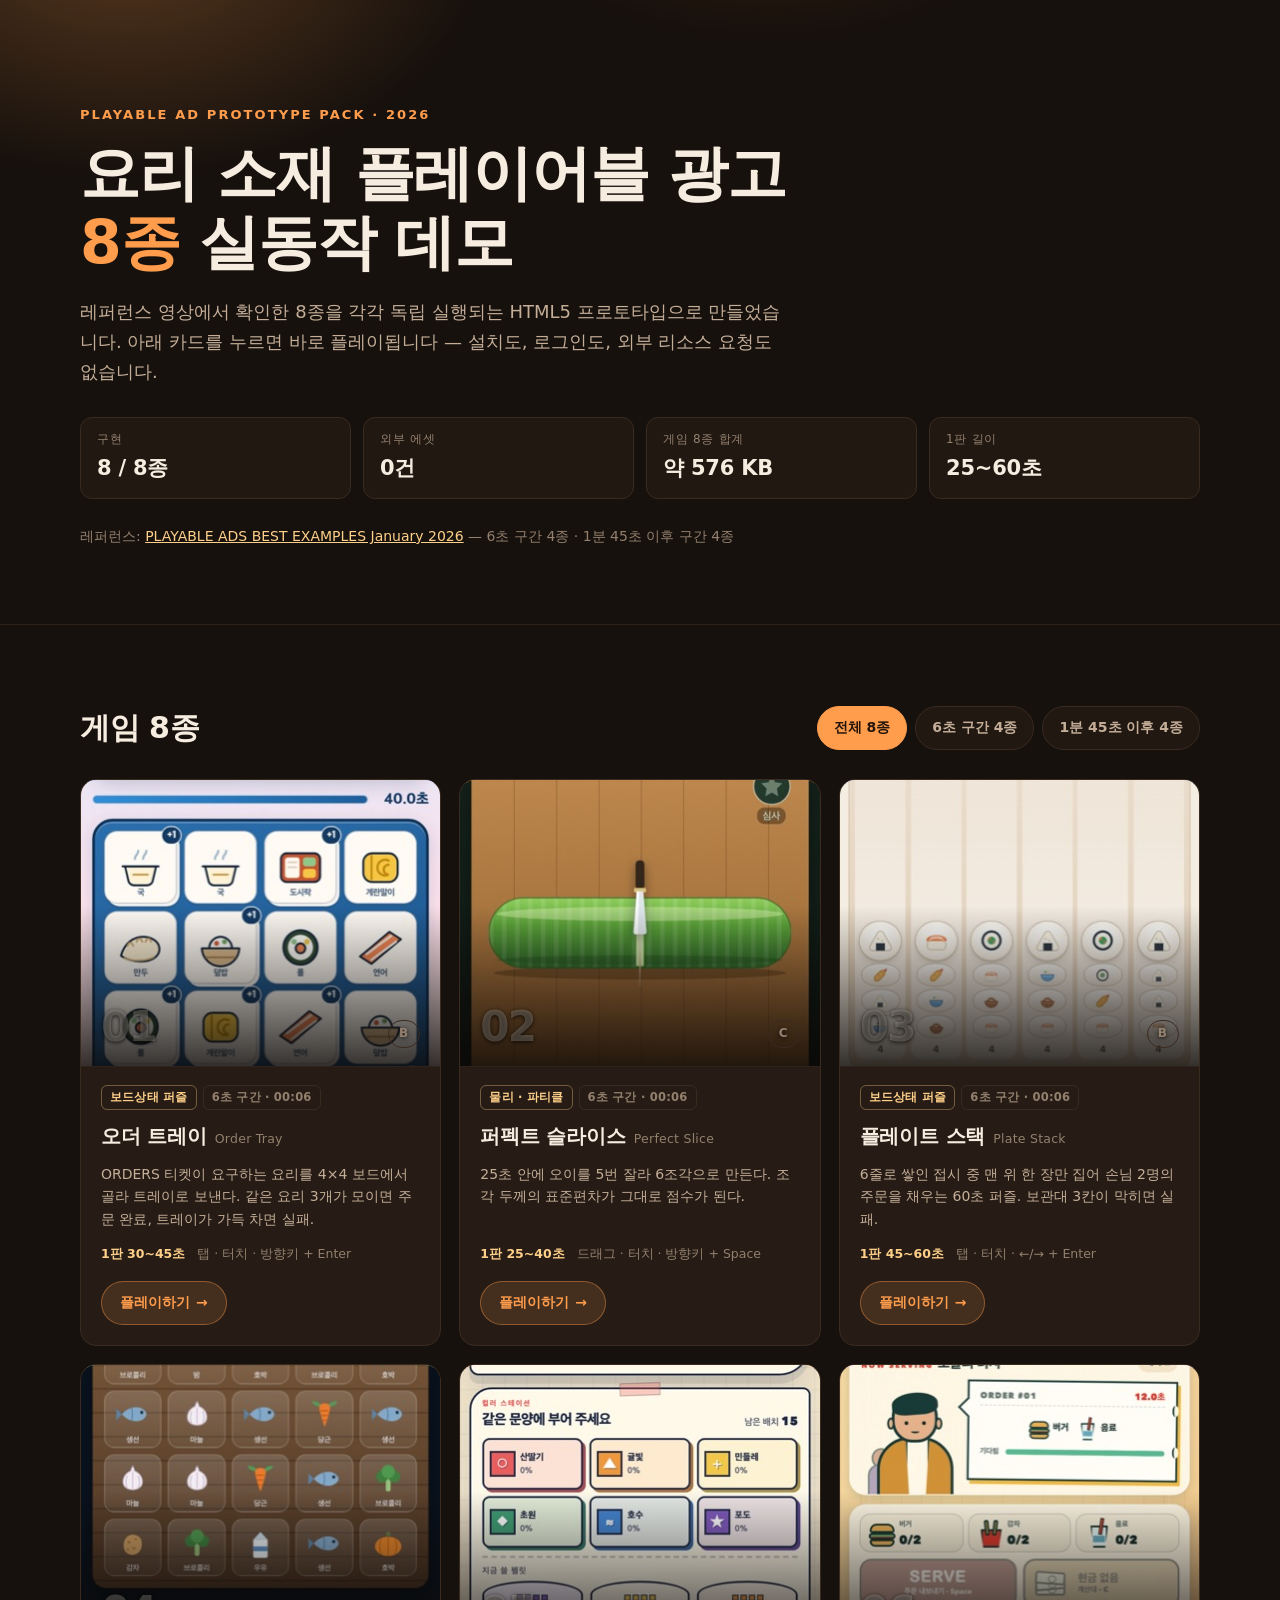
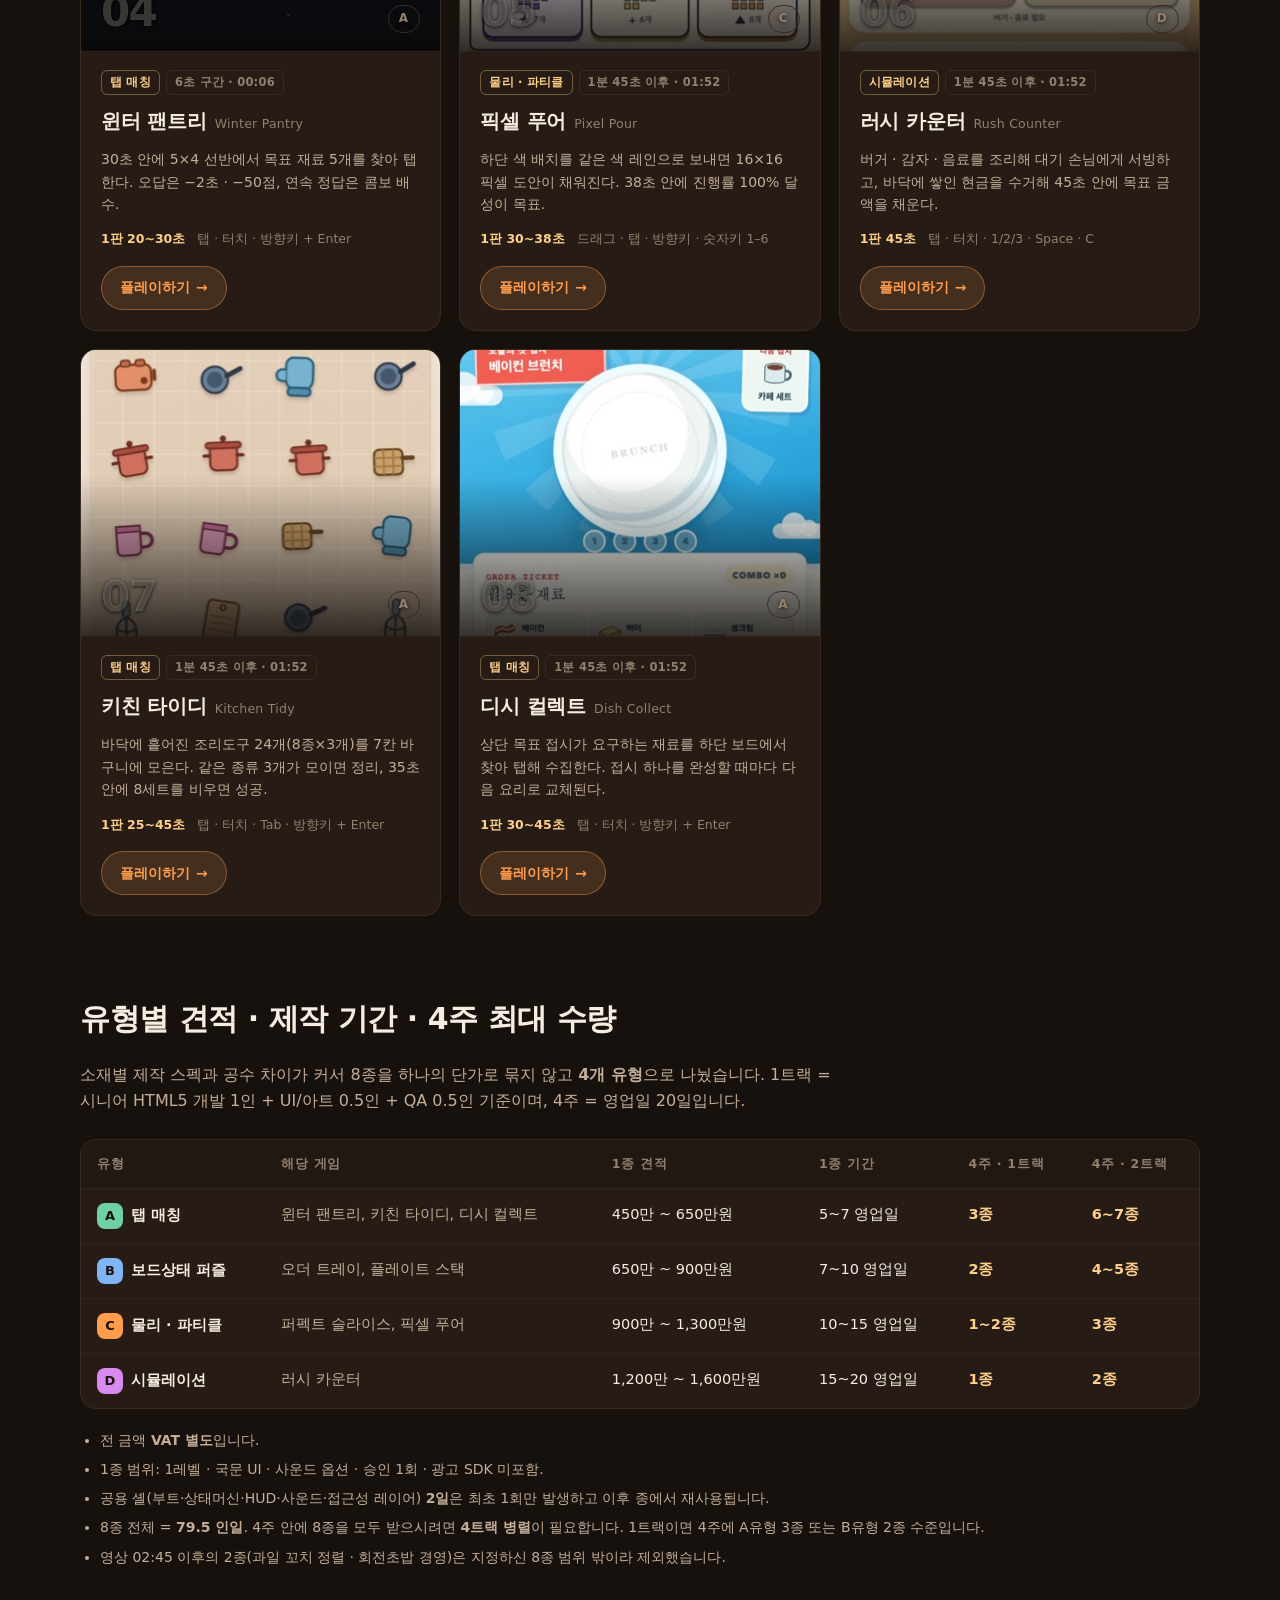
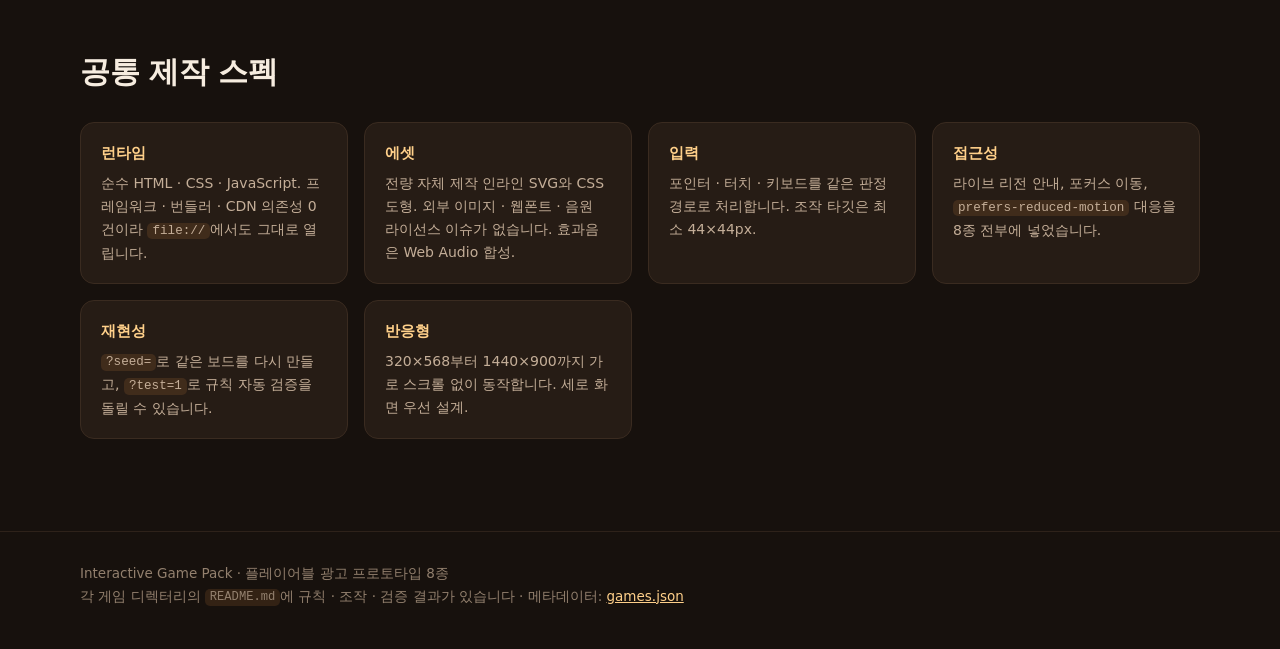
<file: index.html>
<!doctype html>
<html lang="ko">
  <head>
    <meta charset="utf-8" />
    <meta name="viewport" content="width=device-width, initial-scale=1, viewport-fit=cover" />
    <title>Interactive Game Pack — 플레이어블 광고 8종 데모</title>
    <meta
      name="description"
      content="레퍼런스 영상에서 확인한 요리 소재 플레이어블 광고 8종의 실동작 데모와 유형별 견적 · 제작 기간 · 4주 최대 수량."
    />
    <meta name="color-scheme" content="dark" />
    <meta name="theme-color" content="#17110d" />
    <link rel="stylesheet" href="style.css" />
    <link
      rel="icon"
      href="data:image/svg+xml,%3Csvg xmlns='http://www.w3.org/2000/svg' viewBox='0 0 32 32'%3E%3Crect width='32' height='32' rx='8' fill='%2317110d'/%3E%3Cpath d='M16 6c3 3.6 4.6 6.2 4.6 8.6a4.6 4.6 0 0 1-9.2 0C11.4 12.2 13 9.6 16 6z' fill='%23ff9d4d'/%3E%3Cpath d='M16 14.5c1.4 1.7 2.1 2.9 2.1 4a2.1 2.1 0 1 1-4.2 0c0-1.1.7-2.3 2.1-4z' fill='%23ffe3b0'/%3E%3Crect x='8' y='23' width='16' height='2.6' rx='1.3' fill='%23c9a274'/%3E%3C/svg%3E"
    />
  </head>
  <body>
    <a class="skip-link" href="#games">게임 목록으로 건너뛰기</a>

    <header class="hero">
      <div class="hero__glow" aria-hidden="true"></div>
      <div class="shell hero__inner">
        <p class="eyebrow">Playable Ad Prototype Pack · 2026</p>
        <h1 class="hero__title">
          요리 소재 플레이어블 광고<br />
          <span class="hero__count">8종</span> 실동작 데모
        </h1>
        <p class="hero__lead">
          레퍼런스 영상에서 확인한 8종을 각각 독립 실행되는 HTML5 프로토타입으로 만들었습니다.
          아래 카드를 누르면 바로 플레이됩니다 — 설치도, 로그인도, 외부 리소스 요청도 없습니다.
        </p>
        <dl class="hero__stats">
          <div><dt>구현</dt><dd>8 / 8종</dd></div>
          <div><dt>외부 에셋</dt><dd>0건</dd></div>
          <!-- 게임 8종만의 합계다. 이 허브 페이지의 카드 썸네일(약 0.5MB)은 게임 번들이 아니라 포함하지 않는다. -->
          <div><dt>게임 8종 합계</dt><dd>약 576&nbsp;KB</dd></div>
          <div><dt>1판 길이</dt><dd>25~60초</dd></div>
        </dl>
        <p class="hero__source">
          레퍼런스:
          <a href="https://www.youtube.com/watch?v=xQH4X57HKQo" rel="noreferrer noopener" target="_blank"
            >PLAYABLE ADS BEST EXAMPLES January 2026</a
          >
          — 6초 구간 4종 · 1분 45초 이후 구간 4종
        </p>
      </div>
    </header>

    <main>
      <section class="shell section" id="games" aria-labelledby="games-heading">
        <div class="section__head">
          <h2 id="games-heading">게임 8종</h2>
          <div class="filters" role="group" aria-label="구간 필터">
            <button type="button" class="chip is-active" data-filter="all" aria-pressed="true">전체 8종</button>
            <button type="button" class="chip" data-filter="six-second" aria-pressed="false">6초 구간 4종</button>
            <button type="button" class="chip" data-filter="after-1m45" aria-pressed="false">1분 45초 이후 4종</button>
          </div>
        </div>

        <ul class="grid" id="game-grid">
          <!-- 카드는 인라인 데이터로 렌더한다 (file:// 에서도 동작하도록 fetch 를 쓰지 않는다) -->
        </ul>
      </section>

      <section class="shell section" id="estimate" aria-labelledby="estimate-heading">
        <div class="section__head">
          <h2 id="estimate-heading">유형별 견적 · 제작 기간 · 4주 최대 수량</h2>
        </div>
        <p class="section__lead">
          소재별 제작 스펙과 공수 차이가 커서 8종을 하나의 단가로 묶지 않고 <strong>4개 유형</strong>으로 나눴습니다.
          1트랙 = 시니어 HTML5 개발 1인 + UI/아트 0.5인 + QA 0.5인 기준이며, 4주 = 영업일 20일입니다.
        </p>

        <div class="table-wrap">
          <table class="table">
            <caption class="sr-only">유형별 제작 견적, 제작 기간, 4주 기준 최대 제작 가능 수량</caption>
            <thead>
              <tr>
                <th scope="col">유형</th>
                <th scope="col">해당 게임</th>
                <th scope="col">1종 견적</th>
                <th scope="col">1종 기간</th>
                <th scope="col">4주 · 1트랙</th>
                <th scope="col">4주 · 2트랙</th>
              </tr>
            </thead>
            <tbody id="estimate-body"></tbody>
          </table>
        </div>

        <ul class="notes">
          <li>전 금액 <strong>VAT 별도</strong>입니다.</li>
          <li>1종 범위: 1레벨 · 국문 UI · 사운드 옵션 · 승인 1회 · 광고 SDK 미포함.</li>
          <li>
            공용 셸(부트·상태머신·HUD·사운드·접근성 레이어) <strong>2일</strong>은 최초 1회만 발생하고 이후 종에서
            재사용됩니다.
          </li>
          <li>
            8종 전체 = <strong>79.5 인일</strong>. 4주 안에 8종을 모두 받으시려면 <strong>4트랙 병렬</strong>이
            필요합니다. 1트랙이면 4주에 A유형 3종 또는 B유형 2종 수준입니다.
          </li>
          <li>영상 02:45 이후의 2종(과일 꼬치 정렬 · 회전초밥 경영)은 지정하신 8종 범위 밖이라 제외했습니다.</li>
        </ul>
      </section>

      <section class="shell section" id="spec" aria-labelledby="spec-heading">
        <div class="section__head"><h2 id="spec-heading">공통 제작 스펙</h2></div>
        <ul class="spec-grid">
          <li>
            <h3>런타임</h3>
            <p>순수 HTML · CSS · JavaScript. 프레임워크 · 번들러 · CDN 의존성 0건이라 <code>file://</code>에서도 그대로 열립니다.</p>
          </li>
          <li>
            <h3>에셋</h3>
            <p>전량 자체 제작 인라인 SVG와 CSS 도형. 외부 이미지 · 웹폰트 · 음원 라이선스 이슈가 없습니다. 효과음은 Web Audio 합성.</p>
          </li>
          <li>
            <h3>입력</h3>
            <p>포인터 · 터치 · 키보드를 같은 판정 경로로 처리합니다. 조작 타깃은 최소 44×44px.</p>
          </li>
          <li>
            <h3>접근성</h3>
            <p>라이브 리전 안내, 포커스 이동, <code>prefers-reduced-motion</code> 대응을 8종 전부에 넣었습니다.</p>
          </li>
          <li>
            <h3>재현성</h3>
            <p><code>?seed=</code>로 같은 보드를 다시 만들고, <code>?test=1</code>로 규칙 자동 검증을 돌릴 수 있습니다.</p>
          </li>
          <li>
            <h3>반응형</h3>
            <p>320×568부터 1440×900까지 가로 스크롤 없이 동작합니다. 세로 화면 우선 설계.</p>
          </li>
        </ul>
      </section>
    </main>

    <footer class="footer">
      <div class="shell">
        <p>Interactive Game Pack · 플레이어블 광고 프로토타입 8종</p>
        <p class="footer__meta">
          각 게임 디렉터리의 <code>README.md</code>에 규칙 · 조작 · 검증 결과가 있습니다 ·
          메타데이터: <a href="games.json">games.json</a>
        </p>
      </div>
    </footer>

    <script src="app.js"></script>
  </body>
</html>
</file>
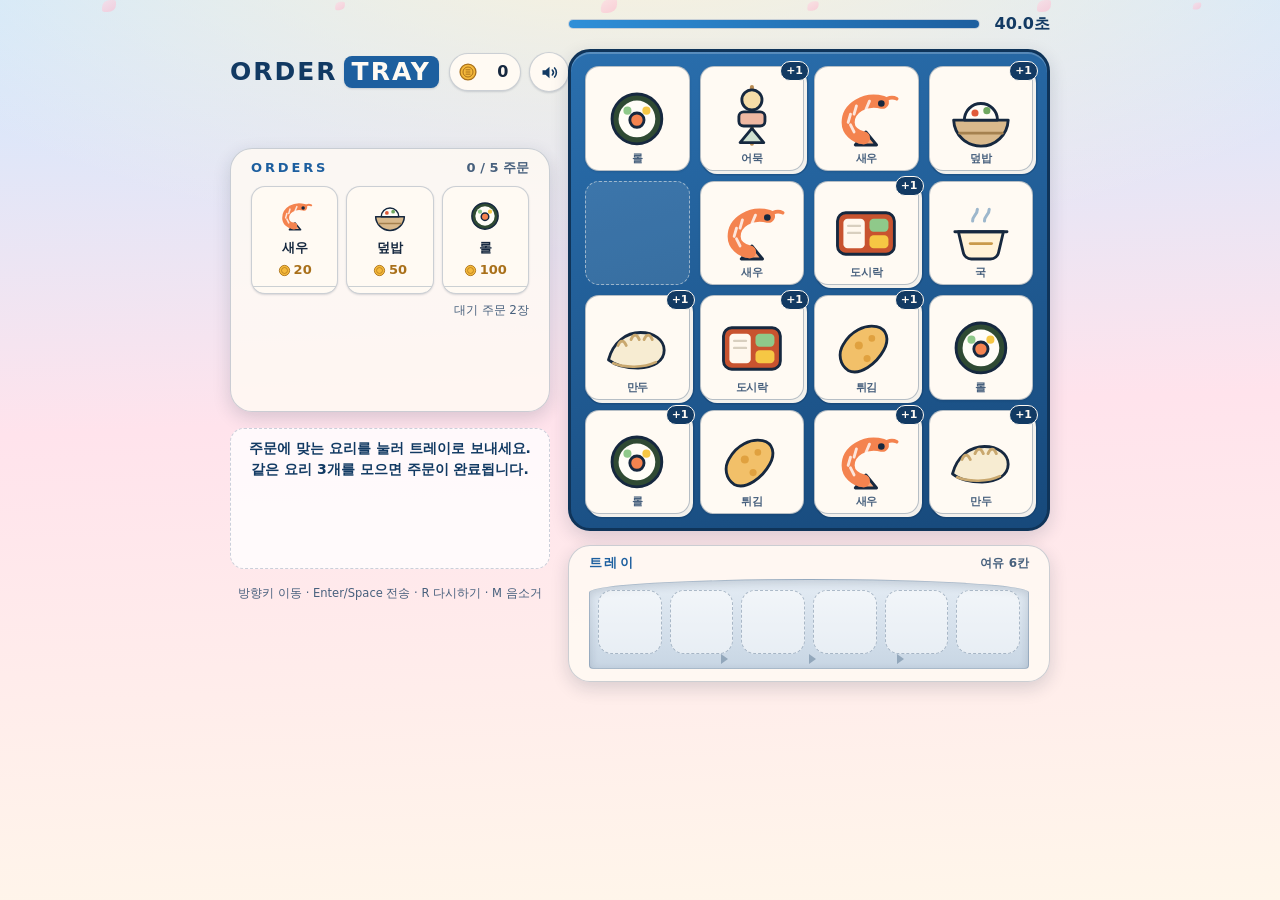
<file: games/game-01/index.html>
<!doctype html>
<html lang="ko">
<head>
<meta charset="utf-8">
<meta name="viewport" content="width=device-width, initial-scale=1, viewport-fit=cover">
<meta name="color-scheme" content="light">
<meta name="theme-color" content="#123a63">
<meta name="description" content="주문표가 요구하는 요리를 보드에서 골라 트레이로 보내는 30~45초 세로형 HTML5 미니게임.">
<title>오더 트레이 · Order Tray</title>
<link rel="icon" href="data:image/svg+xml,%3Csvg xmlns='http://www.w3.org/2000/svg' viewBox='0 0 32 32'%3E%3Crect width='32' height='32' rx='8' fill='%2317110d'/%3E%3Cpath d='M16 6c3 3.6 4.6 6.2 4.6 8.6a4.6 4.6 0 0 1-9.2 0C11.4 12.2 13 9.6 16 6z' fill='%23ff9d4d'/%3E%3Cpath d='M16 14.5c1.4 1.7 2.1 2.9 2.1 4a2.1 2.1 0 1 1-4.2 0c0-1.1.7-2.3 2.1-4z' fill='%23ffe3b0'/%3E%3Crect x='8' y='23' width='16' height='2.6' rx='1.3' fill='%23c9a274'/%3E%3C/svg%3E">
<link rel="stylesheet" href="style.css">
</head>
<body>

<div class="scene" aria-hidden="true">
  <span class="petal p1"></span><span class="petal p2"></span><span class="petal p3"></span>
  <span class="petal p4"></span><span class="petal p5"></span><span class="petal p6"></span>
</div>

<main class="app" id="app">

  <header class="hd">
    <p class="wordmark"><b>ORDER</b><i>TRAY</i></p>
    <div class="hd-tools">
      <p class="coin" id="coinBox">
        <svg class="coin-ico" viewBox="0 0 24 24" aria-hidden="true" focusable="false">
          <circle cx="12" cy="12" r="9.5" fill="#f5b93b" stroke="#a9701a" stroke-width="1.6"/>
          <circle cx="12" cy="12" r="6" fill="none" stroke="#a9701a" stroke-width="1.2"/>
          <path d="M9.6 9.4h4.8M9.6 12h4.8M9.6 14.6h4.8" stroke="#a9701a" stroke-width="1.2" stroke-linecap="round"/>
        </svg>
        <span class="sr-only">획득 코인</span>
        <span class="coin-num" id="coinValue">0</span>
      </p>
      <button class="icon-btn" id="muteBtn" type="button" aria-pressed="false">
        <span class="sr-only">효과음 끄기 (단축키 M)</span>
        <svg class="mute-ico" viewBox="0 0 24 24" aria-hidden="true" focusable="false">
          <path d="M4 9.5h3.5L12 5.5v13L7.5 14.5H4z" fill="currentColor"/>
          <path class="wave" d="M15.2 9.2a4 4 0 0 1 0 5.6M17.8 6.8a7.6 7.6 0 0 1 0 10.4" fill="none" stroke="currentColor" stroke-width="1.8" stroke-linecap="round"/>
          <path class="cross" d="M15.5 9.5l5 5m0-5l-5 5" fill="none" stroke="currentColor" stroke-width="1.8" stroke-linecap="round"/>
        </svg>
      </button>
    </div>
  </header>

  <section class="orders" aria-labelledby="ordersTitle">
    <div class="orders-top">
      <h2 id="ordersTitle">ORDERS</h2>
      <p class="orders-count"><span id="doneCount">0</span> / <span id="totalCount">5</span> 주문</p>
    </div>
    <ul class="tickets" id="ticketList"></ul>
    <p class="queue" id="queueInfo">대기 주문 2장</p>
  </section>

  <section class="stage" aria-labelledby="boardTitle">
    <h2 id="boardTitle" class="sr-only">요리 보드</h2>

    <div class="timer" id="timerBox">
      <div class="timer-bar"><span class="timer-fill" id="timerFill"></span></div>
      <p class="timer-num"><span class="sr-only">남은 시간</span><span id="timerValue">40.0</span>초</p>
    </div>

    <div class="board" id="board" role="group" aria-label="요리 보드, 4행 4열"></div>

    <div class="tray-wrap">
      <div class="tray-head">
        <p class="tray-title">트레이</p>
        <p class="tray-left" id="trayLeft">여유 6칸</p>
      </div>
      <div class="conveyor">
        <ul class="tray" id="tray" aria-label="트레이"></ul>
        <span class="arrow a1" aria-hidden="true"></span>
        <span class="arrow a2" aria-hidden="true"></span>
        <span class="arrow a3" aria-hidden="true"></span>
      </div>
    </div>
  </section>

  <p class="hint" id="hint">주문에 맞는 요리를 눌러 트레이로 보내세요. 같은 요리 3개를 모으면 주문이 완료됩니다.</p>

  <footer class="foot">
    <p>방향키 이동 · Enter/Space 전송 · R 다시하기 · M 음소거</p>
  </footer>

  <p class="sr-only" id="live" role="status" aria-live="polite"></p>
</main>

<div class="fx" id="fx" aria-hidden="true"></div>

<div class="overlay" id="pause" hidden>
  <div class="panel">
    <h2>일시정지</h2>
    <p>다른 화면으로 이동해 라운드를 멈췄습니다.</p>
    <button class="btn primary" id="resumeBtn" type="button">이어서 하기</button>
  </div>
</div>

<div class="overlay" id="result" hidden role="dialog" aria-modal="true" aria-labelledby="resultTitle">
  <div class="panel result-panel">
    <p class="result-badge" id="resultBadge">완료</p>
    <h2 id="resultTitle" tabindex="-1">주문 마감!</h2>
    <p class="result-lead" id="resultLead"></p>
    <dl class="result-stats">
      <div><dt>획득 코인</dt><dd id="rCoins">0</dd></div>
      <div><dt>완료 주문</dt><dd id="rOrders">0 / 5</dd></div>
      <div><dt>남은 시간</dt><dd id="rTime">0.0초</dd></div>
      <div><dt>최고 콤보</dt><dd id="rCombo">×1.0</dd></div>
    </dl>
    <div class="result-cta">
      <button class="btn primary" id="replayBtn" type="button">다시 주문받기</button>
      <button class="btn ghost" id="moreBtn" type="button">다른 데모 보기</button>
    </div>
    <p class="more-note" id="moreNote" hidden>이 데모는 8종 패키지 중 <b>1번 오더 트레이</b>입니다. 나머지 7종은 패키지 첫 화면에서 볼 수 있습니다.</p>
    <p class="result-note">코인 산식·콤보 배수·트레이 칸수·제한 시간은 원본 영상에 근거가 없어 본 프로토타입이 독자 설계한 값입니다. 아이콘·배경·효과음은 전량 오리지널로 제작했습니다.</p>
  </div>
</div>

<noscript>
  <p class="noscript">이 게임은 자바스크립트로 동작합니다. 브라우저에서 자바스크립트를 켠 뒤 다시 열어 주세요.</p>
</noscript>

<script src="script.js"></script>
</body>
</html>
</file>
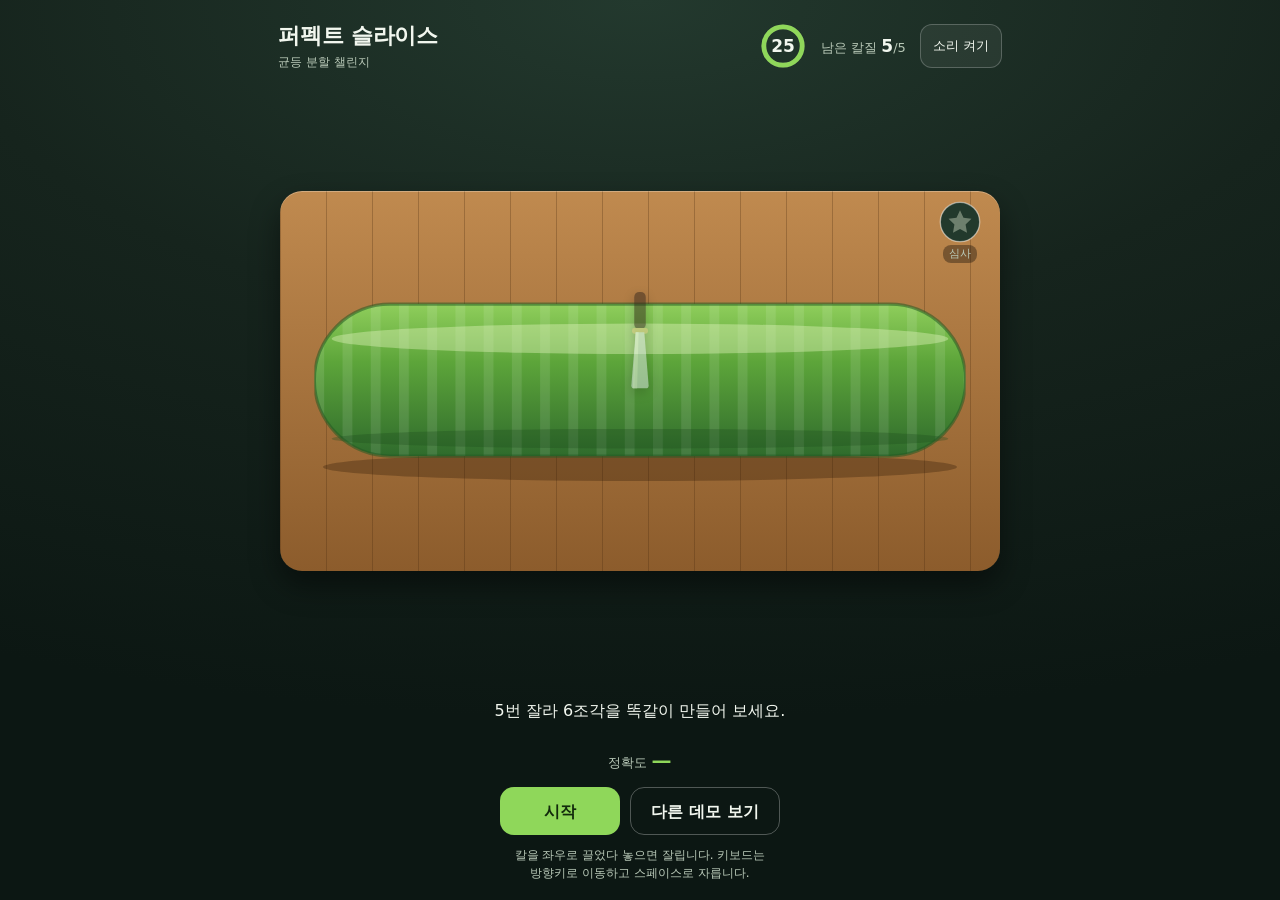
<file: games/game-02/index.html>
<!DOCTYPE html>
<html lang="ko">
<head>
<meta charset="utf-8">
<meta name="viewport" content="width=device-width, initial-scale=1, viewport-fit=cover">
<meta name="color-scheme" content="dark light">
<title>퍼펙트 슬라이스 — 균등 분할 챌린지</title>
<meta name="description" content="칼을 좌우로 조준해 오이를 5번 잘라 6조각으로 나누는 정확도 챌린지 데모.">
<link rel="icon" href="data:image/svg+xml,%3Csvg xmlns='http://www.w3.org/2000/svg' viewBox='0 0 32 32'%3E%3Crect width='32' height='32' rx='8' fill='%2317110d'/%3E%3Cpath d='M16 6c3 3.6 4.6 6.2 4.6 8.6a4.6 4.6 0 0 1-9.2 0C11.4 12.2 13 9.6 16 6z' fill='%23ff9d4d'/%3E%3Cpath d='M16 14.5c1.4 1.7 2.1 2.9 2.1 4a2.1 2.1 0 1 1-4.2 0c0-1.1.7-2.3 2.1-4z' fill='%23ffe3b0'/%3E%3Crect x='8' y='23' width='16' height='2.6' rx='1.3' fill='%23c9a274'/%3E%3C/svg%3E">
<link rel="stylesheet" href="./style.css">
</head>
<body>
<main class="shell" id="shell" aria-labelledby="gameTitle">

  <header class="hud">
    <div class="hud-id">
      <h1 id="gameTitle">퍼펙트 슬라이스</h1>
      <p class="hud-sub">균등 분할 챌린지</p>
    </div>
    <div class="hud-stats">
      <div class="timer" id="timer" title="남은 시간">
        <svg viewBox="0 0 40 40" aria-hidden="true" focusable="false">
          <circle class="ring-bg" cx="20" cy="20" r="16"></circle>
          <circle class="ring-fg" id="timerRing" cx="20" cy="20" r="16"></circle>
        </svg>
        <span class="timer-num" id="timerNum">25</span>
        <span class="visually-hidden" id="timerText">남은 시간 25초</span>
      </div>
      <p class="cuts" id="cutsLabel">남은 칼질 <b id="cutsNum">5</b><span aria-hidden="true">/5</span></p>
      <button type="button" class="icon-btn" id="muteBtn" aria-pressed="false">소리 켜기</button>
    </div>
  </header>

  <section class="stage" id="stage" aria-label="도마">
    <div class="board">
      <div class="sticker" id="sticker" data-state="idle">
        <svg viewBox="0 0 64 64" aria-hidden="true" focusable="false">
          <circle cx="32" cy="32" r="30" class="st-disc"></circle>
          <path class="st-star" d="M32 14l5.3 11.4L49.5 27l-9 8.9 2.2 12.6L32 42.5 21.3 48.5l2.2-12.6-9-8.9 12.2-1.6z"></path>
        </svg>
        <span class="sticker-cap" id="stickerCap">심사</span>
      </div>

      <div class="cuke-wrap" id="cukeWrap">

        <svg class="cuke" id="cukeSvg" viewBox="0 0 600 190" aria-hidden="true" focusable="false">
          <defs>
            <linearGradient id="psSkin" x1="0" y1="0" x2="0" y2="1">
              <stop offset="0%" stop-color="#8fce5b"></stop>
              <stop offset="38%" stop-color="#5da53a"></stop>
              <stop offset="100%" stop-color="#2f6b2c"></stop>
            </linearGradient>
            <linearGradient id="psFace" x1="0" y1="0" x2="0" y2="1">
              <stop offset="0%" stop-color="#f3fbe2"></stop>
              <stop offset="100%" stop-color="#d5eab0"></stop>
            </linearGradient>
            <pattern id="psStripe" width="26" height="190" patternUnits="userSpaceOnUse">
              <rect x="0" y="0" width="9" height="190" fill="#ffffff" opacity="0.10"></rect>
            </pattern>

            <g id="psCukeArt">
              <rect x="0" y="24" width="600" height="140" rx="70" fill="url(#psSkin)"></rect>
              <rect x="0" y="24" width="600" height="140" rx="70" fill="url(#psStripe)"></rect>
              <ellipse cx="300" cy="56" rx="284" ry="14" fill="#e4f6bd" opacity="0.40"></ellipse>
              <ellipse cx="300" cy="148" rx="284" ry="9" fill="#1d4a1c" opacity="0.30"></ellipse>
              <rect x="0" y="24" width="600" height="140" rx="70" fill="none" stroke="#255c24" stroke-width="3" opacity="0.55"></rect>
            </g>
          </defs>

          <ellipse class="cuke-shadow" cx="300" cy="174" rx="292" ry="13"></ellipse>
          <g id="pieces"></g>
          <g id="particles" aria-hidden="true"></g>
        </svg>

        <div class="guides" id="guides" aria-hidden="true"></div>
        <div class="aim" id="aim" aria-hidden="true"></div>

        <div class="knife" id="knife" role="slider" tabindex="0"
             aria-label="칼 위치" aria-valuemin="0" aria-valuemax="100" aria-valuenow="50"
             aria-valuetext="50퍼센트 지점" aria-describedby="knifeHelp">
          <svg viewBox="0 0 64 150" aria-hidden="true" focusable="false">
            <rect class="kn-handle" x="24" y="4" width="16" height="52" rx="7"></rect>
            <rect class="kn-collar" x="21" y="54" width="22" height="8" rx="3"></rect>
            <path class="kn-blade" d="M26 60h12l6 74a4 4 0 0 1-4 4h-16a4 4 0 0 1-4-4z"></path>
            <path class="kn-edge" d="M26 60h4l-2 78h-6z"></path>
          </svg>
        </div>
      </div>
    </div>
  </section>

  <section class="panel">
    <p class="hint" id="hint">5번 잘라 6조각을 똑같이 만들어 보세요.</p>
    <p class="score-slot"><span class="score-label">정확도</span> <span class="score-value" id="scoreValue">—</span></p>
    <div class="actions">
      <button type="button" class="btn btn-primary" id="primaryBtn">시작</button>
      <a class="btn btn-ghost" id="ctaLink" href="../../index.html">다른 데모 보기</a>
    </div>
    <p class="help" id="knifeHelp">칼을 좌우로 끌었다 놓으면 잘립니다. 키보드는 방향키로 이동하고 스페이스로 자릅니다.</p>
  </section>

  <div class="result" id="result" hidden>
    <div class="result-card" role="dialog" aria-modal="false" aria-labelledby="resultTitle" aria-describedby="resultDesc">
      <p class="result-grade" id="resultGrade">—</p>
      <h2 class="result-title" id="resultTitle">결과</h2>
      <p class="result-score"><b id="resultScore">0</b><span>점</span></p>
      <p class="result-desc" id="resultDesc"></p>
      <p class="result-best">최고 점수 <b id="bestScore">0</b>점</p>
      <div class="actions">
        <button type="button" class="btn btn-primary" id="retryBtn">다시 자르기</button>
        <a class="btn btn-ghost" href="../../index.html">다른 데모 보기</a>
      </div>
    </div>
  </div>

  <p class="visually-hidden" id="live" role="status" aria-live="polite"></p>
</main>
<script src="./script.js"></script>
</body>
</html>
</file>
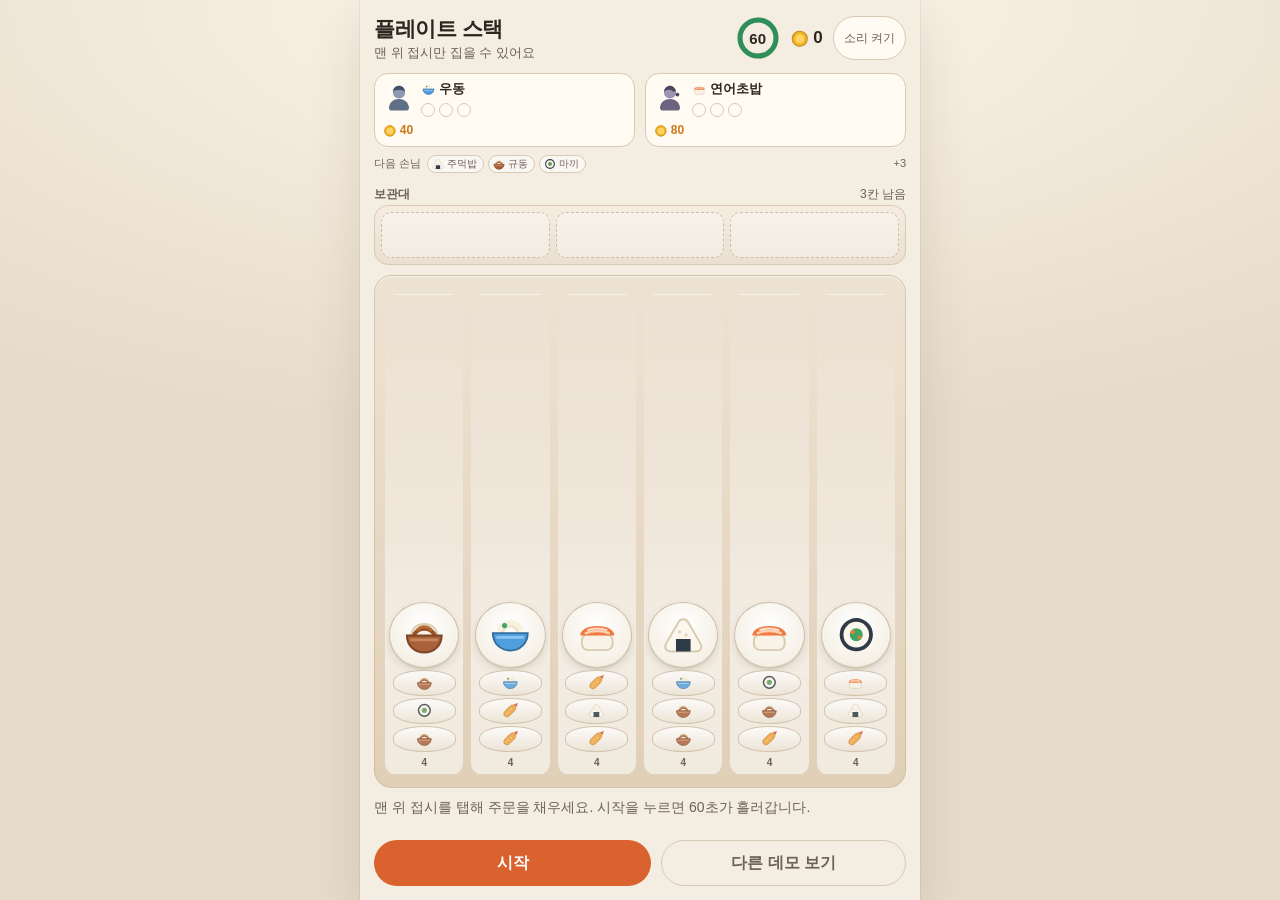
<file: games/game-03/index.html>
<!DOCTYPE html>
<html lang="ko">
<head>
<meta charset="utf-8">
<meta name="viewport" content="width=device-width, initial-scale=1, viewport-fit=cover">
<meta name="color-scheme" content="light">
<title>플레이트 스택 — 맨 위 접시만 집는 서빙 퍼즐</title>
<meta name="description" content="6줄로 쌓인 접시 중 맨 위 한 장만 집어 손님 주문을 채우는 60초 보드 퍼즐 데모. 외부 리소스 없이 단독 실행됩니다.">
<link rel="icon" href="data:image/svg+xml,%3Csvg xmlns='http://www.w3.org/2000/svg' viewBox='0 0 32 32'%3E%3Crect width='32' height='32' rx='8' fill='%2317110d'/%3E%3Cpath d='M16 6c3 3.6 4.6 6.2 4.6 8.6a4.6 4.6 0 0 1-9.2 0C11.4 12.2 13 9.6 16 6z' fill='%23ff9d4d'/%3E%3Cpath d='M16 14.5c1.4 1.7 2.1 2.9 2.1 4a2.1 2.1 0 1 1-4.2 0c0-1.1.7-2.3 2.1-4z' fill='%23ffe3b0'/%3E%3Crect x='8' y='23' width='16' height='2.6' rx='1.3' fill='%23c9a274'/%3E%3C/svg%3E">
<link rel="stylesheet" href="./style.css">
</head>
<body>

<svg class="sprite" aria-hidden="true" focusable="false" width="0" height="0">
  <defs>
    <symbol id="dish-salmon" viewBox="0 0 24 24">
      <rect x="4.2" y="11.8" width="15.6" height="8" rx="3.2" fill="#f8f3e6" stroke="#d8cdb2" stroke-width="1"/>
      <path d="M3.4 12.4c0-2.7 3.2-4.8 8.6-4.8s8.6 2.1 8.6 4.8z" fill="#f2793f"/>
      <path d="M6.2 11.2c3.2-1.5 8.4-1.5 11.6 0" stroke="#ffcfb4" stroke-width="1.3" fill="none" stroke-linecap="round"/>
      <path d="M7.4 9.6c2.6-1 6.6-1 9.2 0" stroke="#ffe0cd" stroke-width="1" fill="none" stroke-linecap="round"/>
    </symbol>
    <symbol id="dish-onigiri" viewBox="0 0 24 24">
      <path d="M12 4.2c1.1 0 1.9.6 2.4 1.4l6.3 10.9c1.1 1.9 0 4-2.3 4H5.6c-2.3 0-3.4-2.1-2.3-4L9.6 5.6c.5-.8 1.3-1.4 2.4-1.4z" fill="#fbf7ec" stroke="#d6cbb3" stroke-width="1"/>
      <path d="M8.3 14.2h7.4v6.3H8.3z" fill="#2e3a45"/>
      <circle cx="10.1" cy="10.6" r="0.9" fill="#e0d6bd"/>
      <circle cx="13.4" cy="12.2" r="0.9" fill="#e0d6bd"/>
    </symbol>
    <symbol id="dish-ebi" viewBox="0 0 24 24">
      <path d="M16.4 4.6 21.6 2.2l-1.4 5.6z" fill="#e0513c"/>
      <path d="M17.9 6.1c1.7 1.7 1.3 4.6-1 6.9l-5.7 5.7c-2 2-4.9 2.2-6.5.6s-1.4-4.5.6-6.5l5.7-5.7c2.3-2.3 5.2-2.7 6.9-1z" fill="#eda23a" stroke="#c47f26" stroke-width="1"/>
      <circle cx="9.4" cy="14.4" r="1" fill="#fbd189"/>
      <circle cx="13" cy="10.8" r="1" fill="#fbd189"/>
      <circle cx="6.9" cy="16.6" r="0.8" fill="#fbd189"/>
    </symbol>
    <symbol id="dish-maki" viewBox="0 0 24 24">
      <circle cx="12" cy="12" r="8.4" fill="#2e3a45"/>
      <circle cx="12" cy="12" r="6.5" fill="#fbf7ec"/>
      <circle cx="12" cy="12" r="3.3" fill="#3fa564"/>
      <circle cx="10.2" cy="10.6" r="1.1" fill="#f2793f"/>
      <circle cx="13.6" cy="13.3" r="0.9" fill="#f2793f"/>
    </symbol>
    <symbol id="dish-udon" viewBox="0 0 24 24">
      <path d="M6.4 9.2c1.6-2.4 3.6-3.6 5.6-3.6s4 1.2 5.6 3.6" stroke="#f7f1de" stroke-width="2.1" fill="none" stroke-linecap="round"/>
      <path d="M8.2 10.2c1.2-1.8 2.5-2.6 3.8-2.6s2.6.8 3.8 2.6" stroke="#efe6c9" stroke-width="1.6" fill="none" stroke-linecap="round"/>
      <path d="M3.2 11.2h17.6c0 5.1-3.9 8.8-8.8 8.8S3.2 16.3 3.2 11.2z" fill="#4f9ede" stroke="#356f9f" stroke-width="1"/>
      <path d="M5.6 13.4h12.8" stroke="#8fc4ee" stroke-width="1.4" stroke-linecap="round"/>
      <circle cx="9.1" cy="7.4" r="1.3" fill="#3fa564"/>
    </symbol>
    <symbol id="dish-gyudon" viewBox="0 0 24 24">
      <path d="M5.4 12.6c0-3.7 2.9-6 6.6-6s6.6 2.3 6.6 6z" fill="#f8f3e6" stroke="#d8cdb2" stroke-width="1"/>
      <path d="M7 11.6c1.2-1.7 3-2.6 5-2.6s3.8.9 5 2.6" stroke="#9b5127" stroke-width="2.1" fill="none" stroke-linecap="round"/>
      <path d="M8.6 9.4c1-1 2.1-1.5 3.4-1.5s2.4.5 3.4 1.5" stroke="#b76a37" stroke-width="1.5" fill="none" stroke-linecap="round"/>
      <path d="M3.2 12.4h17.6c0 5-3.9 8.6-8.8 8.6S3.2 17.4 3.2 12.4z" fill="#a9613a" stroke="#7f4525" stroke-width="1"/>
      <path d="M5.6 14.6h12.8" stroke="#c9865c" stroke-width="1.4" stroke-linecap="round"/>
    </symbol>

    <symbol id="cust-a" viewBox="0 0 32 32">
      <path d="M16 17c5.2 0 9.2 3.1 10 8.2.3 1.9-1.1 3.4-3 3.4H9c-1.9 0-3.3-1.5-3-3.4C6.8 20.1 10.8 17 16 17z" fill="#5f6f86"/>
      <circle cx="16" cy="10.4" r="6.1" fill="#8b9ab0"/>
      <path d="M9.9 10.4c0-3.9 2.7-6.6 6.1-6.6s6.1 2.7 6.1 6.6c0-1.7-2.7-2.5-6.1-2.5s-6.1.8-6.1 2.5z" fill="#42506a"/>
    </symbol>
    <symbol id="cust-b" viewBox="0 0 32 32">
      <path d="M16 17c5.2 0 9.2 3.1 10 8.2.3 1.9-1.1 3.4-3 3.4H9c-1.9 0-3.3-1.5-3-3.4C6.8 20.1 10.8 17 16 17z" fill="#6b6480"/>
      <circle cx="16" cy="10.4" r="6.1" fill="#9d93b3"/>
      <path d="M10 9.6c.4-3.4 2.9-5.8 6-5.8s5.6 2.4 6 5.8c-.9-.6-1.9-.4-2.6.4-1-1.4-2.7-2.2-4.6-2.2-1.5 0-2.9.5-3.9 1.4-.3.3-.7.4-.9.4z" fill="#4c4560"/>
      <circle cx="23.4" cy="12.6" r="1.9" fill="#4c4560"/>
    </symbol>
    <symbol id="coin" viewBox="0 0 24 24">
      <circle cx="12" cy="12" r="9.2" fill="#f2b429" stroke="#c98d12" stroke-width="1.4"/>
      <circle cx="12" cy="12" r="5.6" fill="#ffd463"/>
    </symbol>
  </defs>
</svg>

<main class="shell" id="shell" aria-labelledby="gameTitle">

  <header class="hud">
    <div class="hud-id">
      <h1 id="gameTitle">플레이트 스택</h1>
      <p class="hud-sub" id="hudSub">맨 위 접시만 집을 수 있어요</p>
    </div>
    <div class="hud-stats">
      <div class="timer" id="timer">
        <svg viewBox="0 0 44 44" aria-hidden="true" focusable="false">
          <circle class="ring-bg" cx="22" cy="22" r="18"></circle>
          <circle class="ring-fg" id="timerRing" cx="22" cy="22" r="18"></circle>
        </svg>
        <span class="timer-num" id="timerNum">60</span>
      </div>
      <p class="coins" id="coinsBox">
        <svg class="ico" viewBox="0 0 24 24" aria-hidden="true" focusable="false"><use href="#coin"></use></svg>
        <b id="coinsNum">0</b>
        <span class="combo" id="comboTag" hidden>×1.2</span>
      </p>
      <button type="button" class="icon-btn" id="muteBtn" aria-pressed="false">소리 켜기</button>
    </div>
  </header>

  <section class="counter" aria-label="카운터">
    <ul class="orders" id="orders">
      <li class="order-card" data-card="0">
        <svg class="cust" viewBox="0 0 32 32" aria-hidden="true" focusable="false"><use href="#cust-a"></use></svg>
        <div class="order-body">
          <p class="order-name"><svg class="ico" viewBox="0 0 24 24" aria-hidden="true" focusable="false"><use href="#dish-salmon"></use></svg><span data-role="name">—</span></p>
          <ul class="pips" data-role="pips">
            <li data-pip="0"></li><li data-pip="1"></li><li data-pip="2"></li>
          </ul>
        </div>
        <p class="order-coin"><svg class="ico" viewBox="0 0 24 24" aria-hidden="true" focusable="false"><use href="#coin"></use></svg><span data-role="coin">0</span></p>
      </li>
      <li class="order-card" data-card="1">
        <svg class="cust" viewBox="0 0 32 32" aria-hidden="true" focusable="false"><use href="#cust-b"></use></svg>
        <div class="order-body">
          <p class="order-name"><svg class="ico" viewBox="0 0 24 24" aria-hidden="true" focusable="false"><use href="#dish-maki"></use></svg><span data-role="name">—</span></p>
          <ul class="pips" data-role="pips">
            <li data-pip="0"></li><li data-pip="1"></li><li data-pip="2"></li>
          </ul>
        </div>
        <p class="order-coin"><svg class="ico" viewBox="0 0 24 24" aria-hidden="true" focusable="false"><use href="#coin"></use></svg><span data-role="coin">0</span></p>
      </li>
    </ul>
    <div class="queue-strip" id="queueStrip">
      <span class="queue-label">다음 손님</span>
      <ul class="queue-list" id="queueList"></ul>
      <span class="queue-more" id="queueMore"></span>
    </div>
  </section>

  <section class="tray-wrap" aria-labelledby="trayTitle">
    <p class="section-line">
      <span class="section-title" id="trayTitle">보관대</span>
      <span class="tray-free" id="trayFree">3칸 남음</span>
    </p>
    <ul class="tray" id="tray">
      <li class="tray-slot" data-slot="0"></li>
      <li class="tray-slot" data-slot="1"></li>
      <li class="tray-slot" data-slot="2"></li>
    </ul>
  </section>

  <section class="board-wrap" aria-labelledby="boardTitle">
    <h2 class="visually-hidden" id="boardTitle">접시 스택 6줄</h2>
    <div class="board" id="board" role="toolbar" aria-labelledby="boardTitle" aria-orientation="horizontal"></div>
  </section>

  <footer class="foot">
    <p class="status" id="status">시작을 누르면 60초가 흘러갑니다.</p>
    <div class="foot-actions">
      <button type="button" class="btn btn-primary" id="primaryBtn">시작</button>
      <a class="btn btn-ghost" id="ctaBtn" href="../../index.html">다른 데모 보기</a>
    </div>
  </footer>

  <div class="result" id="result" hidden>
    <div class="result-card" role="dialog" aria-modal="true" aria-labelledby="resultTitle" tabindex="-1" id="resultCard">
      <h2 id="resultTitle">라운드 종료</h2>
      <p class="result-reason" id="resultReason"></p>
      <dl class="result-stats">
        <div><dt>획득 코인</dt><dd id="resCoins">0</dd></div>
        <div><dt>서빙한 손님</dt><dd id="resServed">0</dd></div>
        <div><dt>시간 보너스</dt><dd id="resBonus">0</dd></div>
        <div><dt>최고 기록</dt><dd id="resBest">0</dd></div>
      </dl>
      <div class="result-actions">
        <button type="button" class="btn btn-primary" id="againBtn">다시 하기</button>
        <a class="btn btn-ghost" href="../../index.html">다른 데모 보기</a>
      </div>
    </div>
  </div>

  <div class="fx" id="fx" aria-hidden="true"></div>
</main>

<p class="visually-hidden" id="live" aria-live="polite" role="status"></p>

<script src="./script.js"></script>
</body>
</html>
</file>
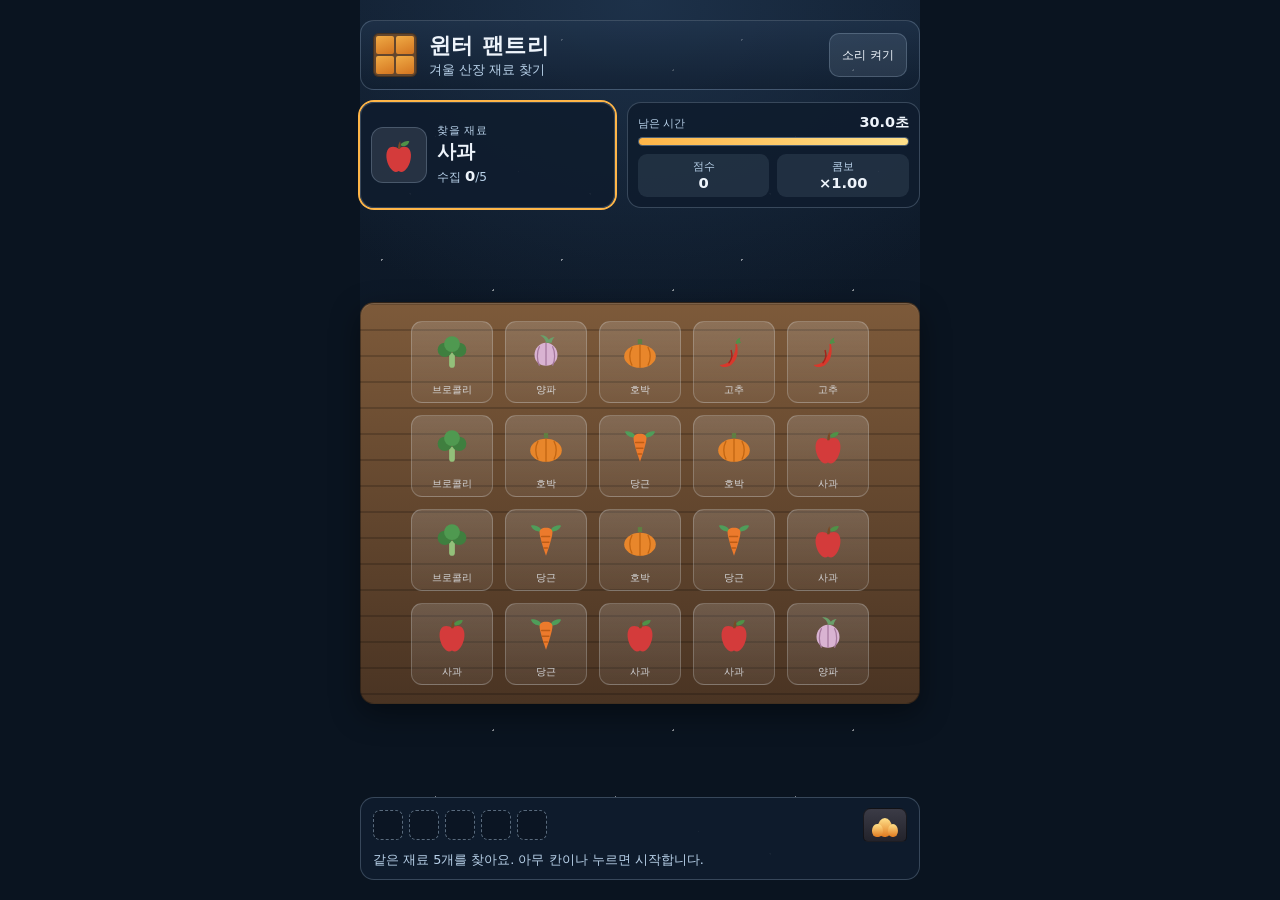
<file: games/game-04/index.html>
<!DOCTYPE html>
<html lang="ko">
<head>
<meta charset="utf-8">
<meta name="viewport" content="width=device-width, initial-scale=1, viewport-fit=cover">
<meta name="color-scheme" content="dark">
<meta name="theme-color" content="#101d2e">
<title>윈터 팬트리 — 겨울 산장 재료 찾기</title>
<meta name="description" content="눈 내리는 산장 식료품 저장고에서 30초 안에 목표 재료 5개를 찾아내는 탭 매칭 데모.">
<link rel="icon" href="data:image/svg+xml,%3Csvg xmlns='http://www.w3.org/2000/svg' viewBox='0 0 32 32'%3E%3Crect width='32' height='32' rx='8' fill='%2317110d'/%3E%3Cpath d='M16 6c3 3.6 4.6 6.2 4.6 8.6a4.6 4.6 0 0 1-9.2 0C11.4 12.2 13 9.6 16 6z' fill='%23ff9d4d'/%3E%3Cpath d='M16 14.5c1.4 1.7 2.1 2.9 2.1 4a2.1 2.1 0 1 1-4.2 0c0-1.1.7-2.3 2.1-4z' fill='%23ffe3b0'/%3E%3Crect x='8' y='23' width='16' height='2.6' rx='1.3' fill='%23c9a274'/%3E%3C/svg%3E">
<link rel="stylesheet" href="./style.css">
</head>
<body>

<svg id="sprite" aria-hidden="true" focusable="false" width="0" height="0" style="position:absolute"><defs id="spriteDefs"></defs></svg>

<main class="shell" id="shell" aria-labelledby="gameTitle" data-phase="BOOT">

  <div class="snow" id="snow" aria-hidden="true"></div>

  <header class="cabin">
    <div class="cabin-window" aria-hidden="true">
      <span class="pane"></span><span class="pane"></span>
      <span class="pane"></span><span class="pane"></span>
    </div>
    <div class="cabin-id">
      <h1 id="gameTitle">윈터 팬트리</h1>
      <p class="cabin-sub">겨울 산장 재료 찾기</p>
    </div>
    <button type="button" class="icon-btn" id="muteBtn" aria-pressed="false">소리 켜기</button>
  </header>

  <section class="hud" aria-label="목표와 진행 상황">
    <div class="goal" id="goal">
      <div class="goal-icon" id="goalIcon" aria-hidden="true"></div>
      <div class="goal-text">
        <p class="goal-label">찾을 재료</p>
        <p class="goal-name" id="goalName">준비 중</p>
        <p class="goal-count">수집 <b id="foundNum">0</b><span aria-hidden="true">/5</span></p>
      </div>
    </div>

    <div class="meters">
      <div class="meter meter-time">
        <div class="meter-head">
          <span>남은 시간</span>
          <b id="timeNum">30.0초</b>
        </div>
        <div class="bar" role="presentation"><i id="timeFill" style="--p:1"></i></div>
      </div>
      <div class="meter-row">
        <p class="chip">점수 <b id="scoreNum">0</b></p>
        <p class="chip" id="comboChip">콤보 <b id="comboNum">×1.00</b></p>
      </div>
    </div>
  </section>

  <section class="pantry" aria-labelledby="pantryLabel">
    <h2 id="pantryLabel" class="visually-hidden">식료품 선반 5열 4행</h2>
    <div class="shelf" id="board" role="group" aria-labelledby="pantryLabel"></div>
  </section>

  <footer class="scene">
    <div class="basket" id="basket" aria-hidden="true"></div>
    <div class="stove" id="stove" aria-hidden="true">
      <span class="flame"></span><span class="flame f2"></span><span class="flame f3"></span>
    </div>
    <p class="hint" id="hint">같은 재료 5개를 찾아요. 아무 칸이나 누르면 시작합니다.</p>
  </footer>

  <p class="visually-hidden" id="live" role="status" aria-live="polite"></p>

  <div class="result" id="result" role="dialog" aria-modal="true" aria-labelledby="resultTitle" aria-describedby="resultDesc" hidden>
    <div class="result-card" id="resultCard" data-outcome="won">
      <div class="result-art" id="resultArt" aria-hidden="true"></div>
      <h2 id="resultTitle" tabindex="-1">따뜻한 식사 완성!</h2>
      <p id="resultDesc">목표 재료를 모두 찾았습니다.</p>
      <dl class="result-stats">
        <div><dt>총점</dt><dd id="rScore">0</dd></div>
        <div><dt>찾은 개수</dt><dd id="rFound">0 / 5</dd></div>
        <div><dt>남은 시간</dt><dd id="rTime">0.0초</dd></div>
      </dl>
      <p class="result-bonus" id="rBonus"></p>
      <div class="result-cta">
        <button type="button" class="btn primary" id="replayBtn">다시 찾기</button>
        <a class="btn ghost" id="moreBtn" href="../../">다른 데모 보기</a>
      </div>
      <p class="result-key">키보드: 방향키 이동 · Enter/Space 선택 · R 다시 찾기 · M 음소거</p>
    </div>
  </div>

  <noscript>
    <p class="noscript">이 데모는 JavaScript가 필요합니다. 브라우저에서 JavaScript를 켜고 다시 열어 주세요.</p>
  </noscript>
</main>

<script src="./script.js"></script>
</body>
</html>
</file>
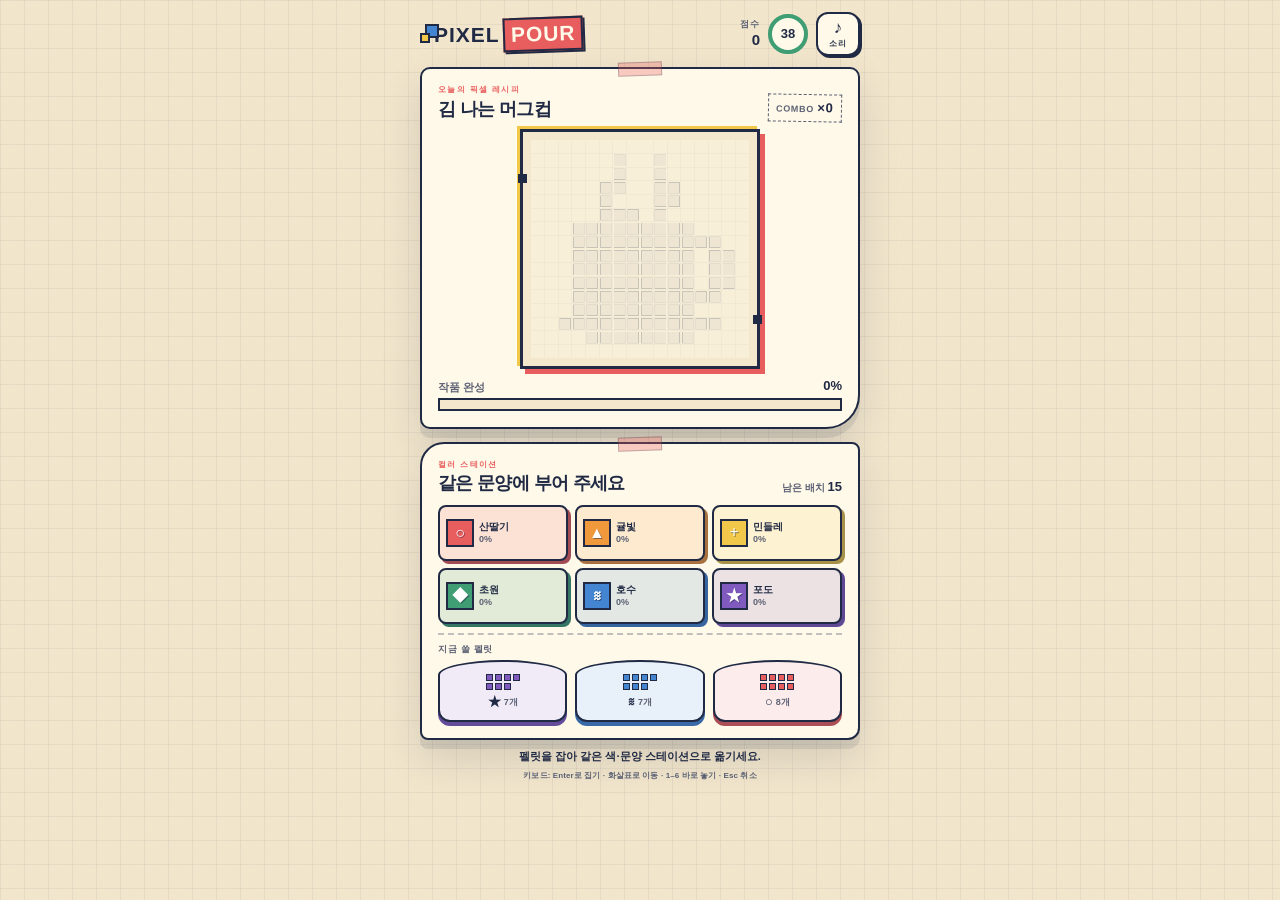
<file: games/game-05/index.html>
<!doctype html>
<html lang="ko">
<head>
  <meta charset="utf-8">
  <meta name="viewport" content="width=device-width, initial-scale=1, viewport-fit=cover">
  <meta name="theme-color" content="#f3e7cd">
  <meta name="color-scheme" content="light">
  <meta name="description" content="색과 문양이 같은 펠릿을 분류해 픽셀 작품을 완성하는 30초 HTML5 미니게임">
  <title>픽셀 푸어 · Pixel Pour</title>
  <link rel="icon" href="data:image/svg+xml,%3Csvg xmlns='http://www.w3.org/2000/svg' viewBox='0 0 32 32'%3E%3Cpath fill='%23202a44' d='M2 2h28v28H2z'/%3E%3Cpath fill='%23e85d5d' d='M6 6h8v8H6z'/%3E%3Cpath fill='%23f1c84a' d='M18 6h8v8h-8z'/%3E%3Cpath fill='%234385d1' d='M6 18h8v8H6z'/%3E%3Cpath fill='%233f9e73' d='M18 18h8v8h-8z'/%3E%3C/svg%3E">
  <link rel="stylesheet" href="style.css">
</head>
<body>
  <div class="paper-noise" aria-hidden="true"></div>

  <main class="game-shell" id="gameShell">
    <header class="topbar">
      <h1 class="brand" aria-label="픽셀 푸어">
        <span class="brand-pixel" aria-hidden="true"></span>
        <span>PIXEL</span><strong>POUR</strong>
      </h1>

      <div class="hud" aria-label="게임 정보">
        <p class="score"><span>점수</span><strong id="scoreValue">0</strong></p>
        <div class="clock" id="clock" role="timer" aria-label="남은 시간 38초">
          <svg viewBox="0 0 44 44" aria-hidden="true">
            <circle class="clock-track" cx="22" cy="22" r="18"></circle>
            <circle class="clock-hand" id="clockHand" cx="22" cy="22" r="18"></circle>
          </svg>
          <strong id="timeValue">38</strong>
        </div>
        <button class="sound-button" id="soundButton" type="button" aria-pressed="false">
          <span class="sound-icon" aria-hidden="true">♪</span>
          <span class="sound-label">소리</span>
        </button>
      </div>
    </header>

    <section class="studio" aria-labelledby="artTitle">
      <div class="art-heading">
        <div>
          <p class="eyebrow">오늘의 픽셀 레시피</p>
          <h2 id="artTitle">김 나는 머그컵</h2>
        </div>
        <p class="combo" id="comboValue" aria-label="현재 콤보 0">COMBO <strong>×0</strong></p>
      </div>

      <div class="canvas-frame" id="canvasFrame">
        <canvas id="artCanvas" width="512" height="512" role="img" aria-label="김 나는 머그컵, 0퍼센트 완성">
          브라우저가 Canvas를 지원하지 않아 작품을 표시할 수 없습니다.
        </canvas>
        <span class="frame-corner top-left" aria-hidden="true"></span>
        <span class="frame-corner bottom-right" aria-hidden="true"></span>
      </div>

      <div class="progress-copy">
        <label for="artProgress">작품 완성</label>
        <strong id="progressText">0%</strong>
      </div>
      <progress id="artProgress" max="100" value="0">0%</progress>
    </section>

    <section class="sorting-desk" aria-labelledby="sortTitle">
      <div class="desk-heading">
        <div>
          <p class="eyebrow">컬러 스테이션</p>
          <h2 id="sortTitle">같은 문양에 부어 주세요</h2>
        </div>
        <p class="queue-count">남은 배치 <strong id="remainingValue">15</strong></p>
      </div>

      <div class="lanes" id="lanes" role="group" aria-label="색상 레인 6개"></div>

      <div class="batch-zone" id="batchZone">
        <p class="batch-label">지금 쓸 펠릿</p>
        <div class="batches" id="batches" role="group" aria-label="사용 가능한 펠릿 배치"></div>
      </div>
    </section>

    <p class="feedback" id="feedback">펠릿을 잡아 같은 색·문양 스테이션으로 옮기세요.</p>
    <p class="key-help">키보드: Enter로 집기 · 화살표로 이동 · 1–6 바로 놓기 · Esc 취소</p>
    <p class="sr-only" id="liveRegion" role="status" aria-live="polite"></p>
  </main>

  <div class="drag-ghost" id="dragGhost" aria-hidden="true"></div>

  <div class="result" id="result" hidden role="dialog" aria-modal="true" aria-labelledby="resultTitle">
    <div class="result-card">
      <p class="result-kicker" id="resultKicker">작품 완성</p>
      <div class="result-art" aria-hidden="true"><canvas id="resultCanvas" width="256" height="256"></canvas></div>
      <h2 id="resultTitle" tabindex="-1">픽셀이 모두 모였어요!</h2>
      <p class="result-copy" id="resultCopy">색을 정확히 분류해 작품을 완성했습니다.</p>
      <dl class="result-stats">
        <div><dt>최종 점수</dt><dd id="finalScore">0</dd></div>
        <div><dt>최대 콤보</dt><dd id="finalCombo">×0</dd></div>
        <div><dt>정확도</dt><dd id="finalAccuracy">100%</dd></div>
      </dl>
      <div class="result-actions">
        <button class="primary-button" id="replayButton" type="button">다른 작품 채우기</button>
        <button class="text-button" id="moreButton" type="button">다른 데모 보기</button>
      </div>
      <p class="prototype-note">타이머·점수 규칙은 포트폴리오용 독자 설계이며, 그래픽과 효과음은 코드로 직접 생성했습니다.</p>
    </div>
  </div>

  <noscript><p class="noscript">이 게임을 플레이하려면 브라우저에서 JavaScript를 켜 주세요.</p></noscript>
  <script src="script.js"></script>
</body>
</html>
</file>
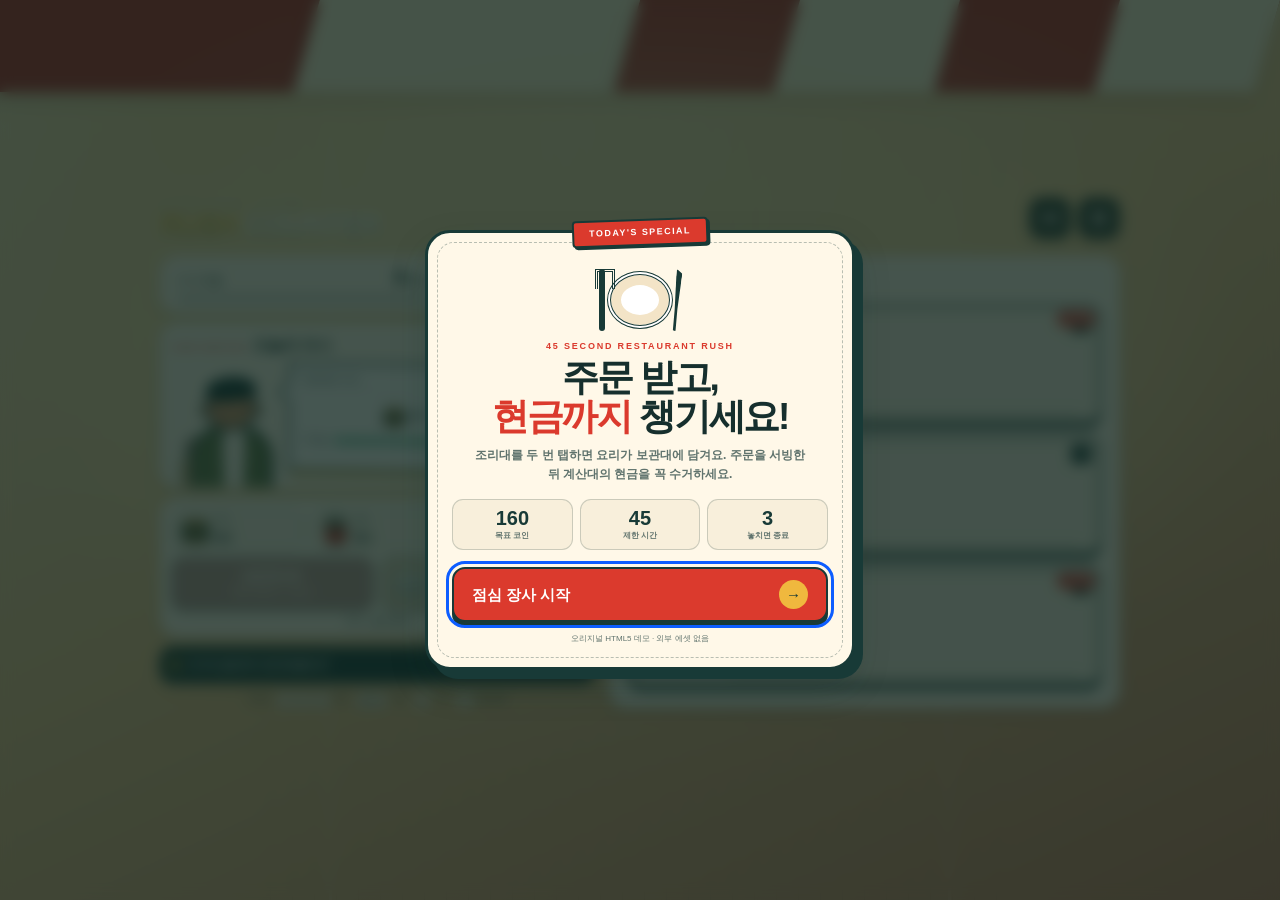
<file: games/game-06/index.html>
<!doctype html>
<html lang="ko">
<head>
  <meta charset="utf-8">
  <meta name="viewport" content="width=device-width, initial-scale=1, viewport-fit=cover">
  <meta name="theme-color" content="#183a37">
  <meta name="description" content="세 조리대를 운영해 45초 안에 목표 매출을 달성하는 한 손 레스토랑 게임">
  <title>러시 카운터 — Rush Counter</title>
  <link rel="icon" href="data:image/svg+xml,%3Csvg xmlns='http://www.w3.org/2000/svg' viewBox='0 0 32 32'%3E%3Crect width='32' height='32' rx='8' fill='%2317110d'/%3E%3Cpath d='M16 6c3 3.6 4.6 6.2 4.6 8.6a4.6 4.6 0 0 1-9.2 0C11.4 12.2 13 9.6 16 6z' fill='%23ff9d4d'/%3E%3Cpath d='M16 14.5c1.4 1.7 2.1 2.9 2.1 4a2.1 2.1 0 1 1-4.2 0c0-1.1.7-2.3 2.1-4z' fill='%23ffe3b0'/%3E%3Crect x='8' y='23' width='16' height='2.6' rx='1.3' fill='%23c9a274'/%3E%3C/svg%3E">
  <link rel="stylesheet" href="style.css">
</head>
<body>
  <div class="backdrop" aria-hidden="true">
    <i class="awning-stripe stripe-a"></i>
    <i class="awning-stripe stripe-b"></i>
    <i class="awning-stripe stripe-c"></i>
    <i class="window-glow"></i>
  </div>

  <main class="game-shell" id="gameShell" aria-labelledby="gameTitle">
    <header class="topbar">
      <div class="brand-lockup">
        <span class="brand-kicker">LUNCH SHIFT · 45 SEC</span>
        <h1 id="gameTitle"><span>RUSH</span> COUNTER</h1>
      </div>
      <div class="top-actions">
        <button class="icon-button" id="muteButton" type="button" aria-label="소리 끄기" aria-pressed="false">
          <svg class="speaker-icon" viewBox="0 0 28 28" aria-hidden="true">
            <path d="M4 11h5l6-5v16l-6-5H4z" fill="currentColor"/>
            <path class="sound-wave" d="M19 10c1.7 2.2 1.7 5.8 0 8M22 7c3.4 3.8 3.4 10.2 0 14" fill="none" stroke="currentColor" stroke-width="2" stroke-linecap="round"/>
            <path class="mute-cross" d="m19 10 6 8m0-8-6 8" fill="none" stroke="currentColor" stroke-width="2.4" stroke-linecap="round"/>
          </svg>
        </button>
        <button class="icon-button" id="pauseButton" type="button" aria-label="게임 일시정지">
          <svg viewBox="0 0 28 28" aria-hidden="true"><path d="M7 5h5v18H7zm9 0h5v18h-5z" fill="currentColor"/></svg>
        </button>
      </div>
    </header>

    <section class="hud" aria-label="게임 현황">
      <div class="cash-meter" id="cashMeter">
        <div class="cash-label"><span>수거 매출</span><b><span id="bankedCash">0</span><small>/160</small></b></div>
        <div class="meter-track" aria-hidden="true"><i id="cashFill"></i></div>
      </div>
      <div class="timer-card" id="timerCard" aria-label="남은 시간 45초">
        <svg viewBox="0 0 52 52" aria-hidden="true">
          <circle class="timer-rail" cx="26" cy="26" r="21"></circle>
          <circle class="timer-ring" id="timerRing" cx="26" cy="26" r="21"></circle>
        </svg>
        <strong id="timeValue">45</strong><span>SEC</span>
      </div>
      <div class="miss-card">
        <span>놓침</span>
        <div class="miss-marks" id="missMarks" aria-label="놓친 손님 0명, 최대 3명">
          <i></i><i></i><i></i>
        </div>
      </div>
    </section>

    <section class="customer-zone" aria-labelledby="queueTitle">
      <div class="zone-heading">
        <div><span class="eyebrow">NOW SERVING</span><h2 id="queueTitle">오늘의 러시</h2></div>
        <span class="queue-count" id="queueCount">대기 2</span>
      </div>

      <div class="customer-stage" id="customerStage">
        <div class="queue-figures" id="queueFigures" aria-hidden="true"></div>
        <div class="active-customer" id="activeCustomer" aria-hidden="true">
          <div class="customer-head"><i class="hair"></i><i class="ear left"></i><i class="ear right"></i><i class="face"><b></b><b></b><em></em></i></div>
          <div class="customer-body"></div>
        </div>
        <article class="order-ticket" id="orderTicket" aria-live="polite">
          <span class="ticket-notch n1" aria-hidden="true"></span><span class="ticket-notch n2" aria-hidden="true"></span>
          <div class="ticket-top"><span>ORDER #<b id="orderNumber">01</b></span><strong id="patienceText">12.0초</strong></div>
          <div class="order-items" id="orderItems"></div>
          <div class="patience-row"><span>기다림</span><div class="patience-track"><i id="patienceFill"></i></div></div>
        </article>
      </div>
    </section>

    <section class="counter-zone" aria-label="보관대와 계산대">
      <div class="inventory" id="inventory">
        <div class="inventory-item" data-food="burger">
          <span class="mini-food burger-art" aria-hidden="true"><i></i><b></b><em></em></span>
          <span>버거</span><strong id="inventoryBurger">0/2</strong>
        </div>
        <div class="inventory-item" data-food="fries">
          <span class="mini-food fries-art" aria-hidden="true"><i></i><b></b><em></em></span>
          <span>감자</span><strong id="inventoryFries">0/2</strong>
        </div>
        <div class="inventory-item" data-food="drink">
          <span class="mini-food drink-art" aria-hidden="true"><i></i><b></b><em></em></span>
          <span>음료</span><strong id="inventoryDrink">0/2</strong>
        </div>
      </div>
      <div class="counter-actions">
        <button class="serve-button" id="serveButton" type="button" disabled aria-describedby="serveHint">
          <span>SERVE</span><small>주문 내보내기 · Space</small>
        </button>
        <button class="cash-button" id="cashButton" type="button" disabled>
          <span class="cash-stack" aria-hidden="true"><i></i><i></i><i></i></span>
          <span><b id="pendingCash">현금 없음</b><small id="bundleCount">계산대 · C</small></span>
        </button>
      </div>
      <p class="serve-hint" id="serveHint">첫 주문에 필요한 음식을 준비하세요.</p>
    </section>

    <section class="kitchen-zone" aria-labelledby="kitchenTitle">
      <div class="kitchen-heading"><span class="eyebrow">HOT LINE</span><h2 id="kitchenTitle">조리대</h2></div>
      <div class="stations" id="stations">
        <button class="station station-burger tutorial-pulse" data-station="burger" type="button" aria-describedby="status-burger">
          <span class="keycap">1</span>
          <span class="station-art grill-art" aria-hidden="true"><i class="grill-back"></i><i class="patty"></i><i class="grill-line l1"></i><i class="grill-line l2"></i><i class="grill-line l3"></i><i class="smoke s1"></i><i class="smoke s2"></i></span>
          <span class="station-name">버거 그릴</span>
          <span class="station-status" id="status-burger">탭해서 굽기</span>
          <span class="station-progress" aria-hidden="true"><i></i></span>
        </button>
        <button class="station station-fries" data-station="fries" type="button" aria-describedby="status-fries">
          <span class="keycap">2</span>
          <span class="station-art fryer-art" aria-hidden="true"><i class="basket"></i><i class="fry f1"></i><i class="fry f2"></i><i class="fry f3"></i><i class="bubble b1"></i><i class="bubble b2"></i></span>
          <span class="station-name">감자 튀김기</span>
          <span class="station-status" id="status-fries">탭해서 튀기기</span>
          <span class="station-progress" aria-hidden="true"><i></i></span>
        </button>
        <button class="station station-drink tutorial-pulse delay" data-station="drink" type="button" aria-describedby="status-drink">
          <span class="keycap">3</span>
          <span class="station-art soda-art" aria-hidden="true"><i class="machine"></i><i class="nozzle"></i><i class="cup"></i><i class="liquid"></i></span>
          <span class="station-name">음료 머신</span>
          <span class="station-status" id="status-drink">탭해서 따르기</span>
          <span class="station-progress" aria-hidden="true"><i></i></span>
        </button>
      </div>
    </section>

    <div class="status-strip" id="statusStrip" role="status" aria-live="polite">
      <i aria-hidden="true"></i><span id="statusText">버거와 음료부터 준비해 볼까요?</span>
    </div>
    <p class="keyboard-help">키보드: <kbd>1</kbd><kbd>2</kbd><kbd>3</kbd> 조리 · <kbd>Space</kbd> 서빙 · <kbd>C</kbd> 수거 · <kbd>P</kbd> 일시정지</p>
  </main>

  <div class="fx-layer" id="fxLayer" aria-hidden="true"></div>
  <div class="sr-only" id="liveRegion" aria-live="polite" aria-atomic="true"></div>

  <section class="overlay intro-overlay" id="introOverlay" role="dialog" aria-modal="true" aria-labelledby="introTitle">
    <div class="modal-card intro-card">
      <span class="modal-ticket">TODAY'S SPECIAL</span>
      <div class="intro-mark" aria-hidden="true"><i class="plate"></i><i class="fork"></i><i class="knife"></i></div>
      <p class="modal-kicker">45 SECOND RESTAURANT RUSH</p>
      <h2 id="introTitle">주문 받고,<br><em>현금까지</em> 챙기세요!</h2>
      <p class="intro-copy">조리대를 두 번 탭하면 요리가 보관대에 담겨요. 주문을 서빙한 뒤 계산대의 현금을 꼭 수거하세요.</p>
      <ul class="rules">
        <li><b>160</b><span>목표 코인</span></li>
        <li><b>45</b><span>제한 시간</span></li>
        <li><b>3</b><span>놓치면 종료</span></li>
      </ul>
      <button class="primary-button" id="startButton" type="button"><span>점심 장사 시작</span><i aria-hidden="true">→</i></button>
      <p class="tiny-note">오리지널 HTML5 데모 · 외부 에셋 없음</p>
    </div>
  </section>

  <section class="overlay pause-overlay" id="pauseOverlay" role="dialog" aria-modal="true" aria-labelledby="pauseTitle" hidden>
    <div class="modal-card compact-card">
      <span class="modal-kicker">BREAK TIME</span>
      <h2 id="pauseTitle">잠시 쉬는 중</h2>
      <p>시간과 조리는 그대로 멈춰 있어요.</p>
      <button class="primary-button" id="resumeButton" type="button"><span>계속 운영하기</span><i aria-hidden="true">→</i></button>
    </div>
  </section>

  <section class="overlay result-overlay" id="resultOverlay" role="dialog" aria-modal="true" aria-labelledby="resultTitle" hidden>
    <div class="modal-card result-card">
      <span class="modal-ticket" id="resultTicket">SHIFT COMPLETE</span>
      <div class="stars" id="resultStars" aria-label="별 1개"><i>★</i><i>★</i><i>★</i></div>
      <p class="modal-kicker" id="resultKicker">오늘의 매출</p>
      <h2 id="resultTitle">러시 성공!</h2>
      <p class="result-lead" id="resultLead">계산대까지 완벽하게 챙겼어요.</p>
      <dl class="result-stats">
        <div><dt>수거 매출</dt><dd><span id="resultCash">0</span> C</dd></div>
        <div><dt>서빙</dt><dd><span id="resultServed">0</span> 명</dd></div>
        <div><dt>최고 연속</dt><dd><span id="resultStreak">0</span> 회</dd></div>
        <div><dt>미수거</dt><dd><span id="resultPending">0</span> C</dd></div>
      </dl>
      <button class="primary-button" id="restartButton" type="button"><span>다시 장사하기</span><i aria-hidden="true">↻</i></button>
      <a class="hub-link" href="../../index.html">다른 데모 보기</a>
    </div>
  </section>

  <noscript>이 게임은 JavaScript를 켜야 플레이할 수 있습니다.</noscript>
  <script src="script.js"></script>
</body>
</html>
</file>
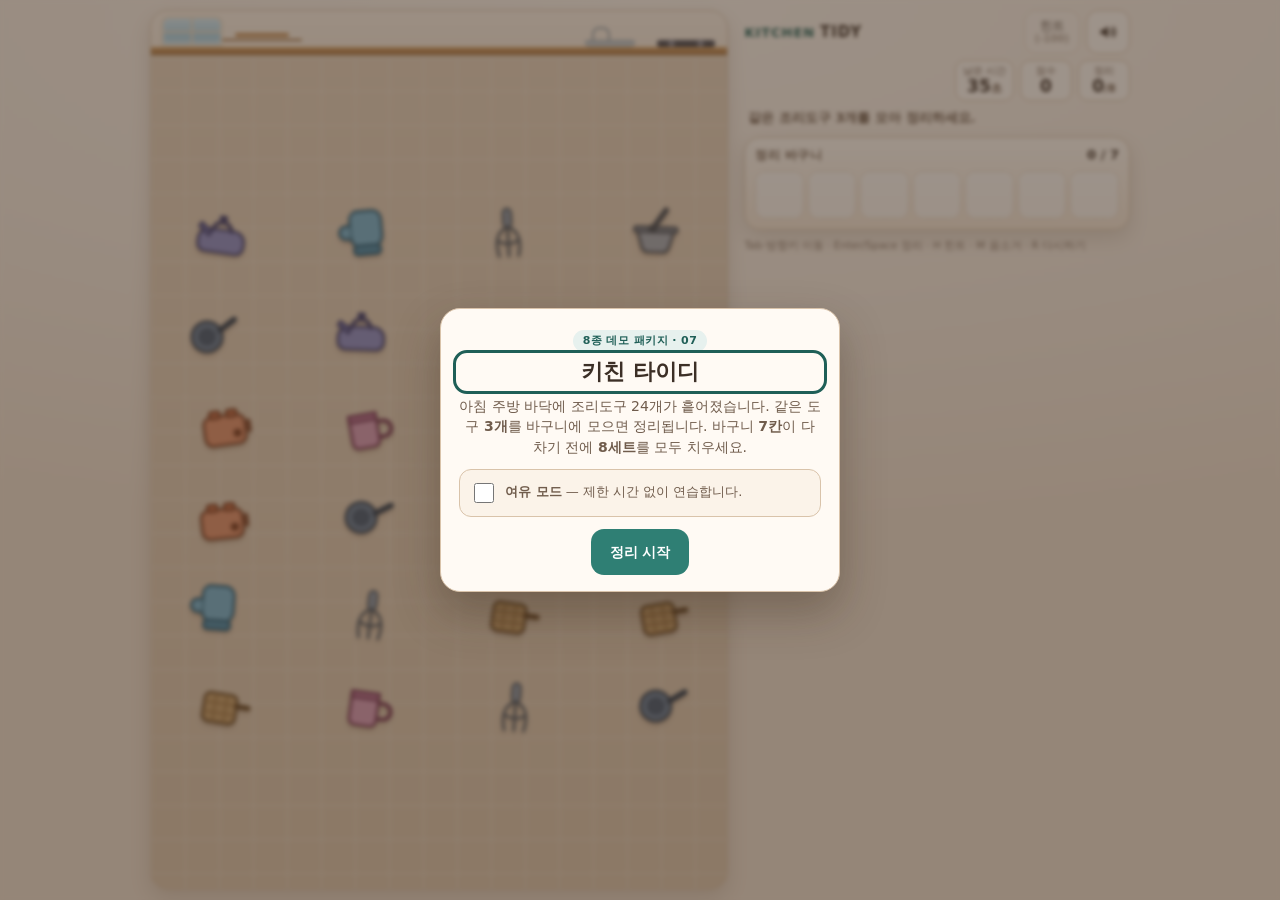
<file: games/game-07/index.html>
<!doctype html>
<html lang="ko">
<head>
<meta charset="utf-8">
<meta name="viewport" content="width=device-width, initial-scale=1, viewport-fit=cover">
<meta name="color-scheme" content="light">
<meta name="theme-color" content="#f2e3d2">
<meta name="description" content="주방 바닥에 흩어진 조리도구를 탭해 같은 종류 3개씩 정리하는 35초 세로형 HTML5 미니게임.">
<title>키친 타이디 · Kitchen Tidy</title>
<link rel="icon" href="data:image/svg+xml,%3Csvg xmlns='http://www.w3.org/2000/svg' viewBox='0 0 32 32'%3E%3Crect width='32' height='32' rx='8' fill='%2317110d'/%3E%3Cpath d='M16 6c3 3.6 4.6 6.2 4.6 8.6a4.6 4.6 0 0 1-9.2 0C11.4 12.2 13 9.6 16 6z' fill='%23ff9d4d'/%3E%3Cpath d='M16 14.5c1.4 1.7 2.1 2.9 2.1 4a2.1 2.1 0 1 1-4.2 0c0-1.1.7-2.3 2.1-4z' fill='%23ffe3b0'/%3E%3Crect x='8' y='23' width='16' height='2.6' rx='1.3' fill='%23c9a274'/%3E%3C/svg%3E">
<link rel="stylesheet" href="style.css">
</head>
<body>

<main class="app" id="app">

  <header class="hd">
    <p class="wordmark"><b>KITCHEN</b><i>TIDY</i></p>

    <div class="hd-stats">
      <p class="stat time" id="timeBox">
        <span class="stat-k">남은 시간</span>
        <span class="stat-v"><span id="timeValue">35</span><small>초</small></span>
      </p>
      <p class="stat">
        <span class="stat-k">점수</span>
        <span class="stat-v" id="scoreValue">0</span>
      </p>
      <p class="stat">
        <span class="stat-k">정리</span>
        <span class="stat-v"><span id="setsValue">0</span><small>/8</small></span>
      </p>
    </div>

    <div class="hd-tools">
      <button class="chip" id="hintBtn" type="button" disabled>
        힌트<span class="chip-sub" id="hintSub">(-100)</span>
      </button>
      <button class="icon-btn" id="muteBtn" type="button" aria-pressed="false">
        <span class="sr-only">효과음 끄기 (단축키 M)</span>
        <svg viewBox="0 0 24 24" aria-hidden="true" focusable="false">
          <path d="M4 9.5h3.5L12 5.5v13L7.5 14.5H4z" fill="currentColor"/>
          <path class="wave" d="M15.2 9.2a4 4 0 0 1 0 5.6M17.8 6.8a7.6 7.6 0 0 1 0 10.4" fill="none" stroke="currentColor" stroke-width="1.8" stroke-linecap="round"/>
          <path class="cross" d="M15.5 9.5l5 5m0-5l-5 5" fill="none" stroke="currentColor" stroke-width="1.8" stroke-linecap="round"/>
        </svg>
      </button>
    </div>
  </header>

  <section class="stage" aria-labelledby="floorTitle">
    <h2 id="floorTitle" class="sr-only">주방 바닥</h2>

    <div class="kitchen" aria-hidden="true">
      <span class="window"></span>
      <span class="shelf"></span>
      <span class="counter"></span>
      <span class="sink"></span>
      <span class="stove"></span>
    </div>

    <div class="floor" id="floor" role="group" aria-label="주방 바닥, 6행 4열의 조리도구"></div>
  </section>

  <p class="status" id="status">같은 조리도구 3개를 모아 정리하세요.</p>

  <section class="basket-wrap" aria-labelledby="basketTitle">
    <div class="basket-head">
      <h2 id="basketTitle">정리 바구니</h2>
      <p class="basket-count"><span id="basketNum">0</span> / 7</p>
    </div>
    <ul class="basket" id="basket" aria-hidden="true"></ul>
    <p class="sr-only" id="basketSummary">바구니가 비어 있습니다. 총 0/7.</p>
  </section>

  <footer class="foot">
    <p>Tab·방향키 이동 · Enter/Space 정리 · H 힌트 · M 음소거 · R 다시하기</p>
  </footer>

  <p class="sr-only" id="live" role="status" aria-live="polite"></p>
</main>

<div class="fx" id="fx" aria-hidden="true"></div>

<div class="overlay" id="start" role="dialog" aria-modal="true" aria-labelledby="startTitle">
  <div class="panel">
    <p class="badge">8종 데모 패키지 · 07</p>
    <h2 id="startTitle" tabindex="-1">키친 타이디</h2>
    <p class="lead">아침 주방 바닥에 조리도구 24개가 흩어졌습니다. 같은 도구 <b>3개</b>를 바구니에 모으면 정리됩니다. 바구니 <b>7칸</b>이 다 차기 전에 <b>8세트</b>를 모두 치우세요.</p>
    <label class="toggle">
      <input type="checkbox" id="relaxCheck">
      <span><b>여유 모드</b> — 제한 시간 없이 연습합니다.</span>
    </label>
    <div class="cta">
      <button class="btn primary" id="startBtn" type="button">정리 시작</button>
    </div>
  </div>
</div>

<div class="overlay" id="pause" hidden role="dialog" aria-modal="true" aria-labelledby="pauseTitle">
  <div class="panel">
    <h2 id="pauseTitle" tabindex="-1">일시정지</h2>
    <p class="lead">다른 화면으로 이동해 타이머를 멈췄습니다.</p>
    <div class="cta">
      <button class="btn primary" id="resumeBtn" type="button">계속하기</button>
    </div>
  </div>
</div>

<div class="overlay" id="result" hidden role="dialog" aria-modal="true" aria-labelledby="resultTitle">
  <div class="panel result-panel">
    <p class="badge" id="resultBadge">정리 완료</p>
    <h2 id="resultTitle" tabindex="-1">주방이 깨끗해졌어요!</h2>
    <p class="lead" id="resultLead"></p>
    <ul class="result-basket" id="resultBasket" hidden aria-label="종료 시 바구니 구성"></ul>
    <dl class="result-stats">
      <div><dt>점수</dt><dd id="rScore">0</dd></div>
      <div><dt>정리한 세트</dt><dd id="rSets">0 / 8</dd></div>
      <div><dt>소요 시간</dt><dd id="rTime">0.0초</dd></div>
    </dl>
    <p class="result-sub" id="rBreak"></p>
    <div class="cta">
      <button class="btn primary" id="replayBtn" type="button">다시 정리하기</button>
      <a class="btn ghost" id="moreLink" href="../../index.html">다른 데모 보기</a>
    </div>
    <p class="note">3개 매칭·7칸 바구니·35초 제한·점수 산식은 원본 영상에서 확인되지 않아 본 프로토타입이 독자 설계한 값입니다. 아이콘·배경·효과음은 전량 오리지널이며 외부 이미지·폰트·음원 요청은 0건입니다.</p>
  </div>
</div>

<noscript>
  <p class="noscript">이 게임은 자바스크립트로 동작합니다. 브라우저에서 자바스크립트를 켠 뒤 다시 열어 주세요.</p>
</noscript>

<script src="script.js"></script>
</body>
</html>
</file>
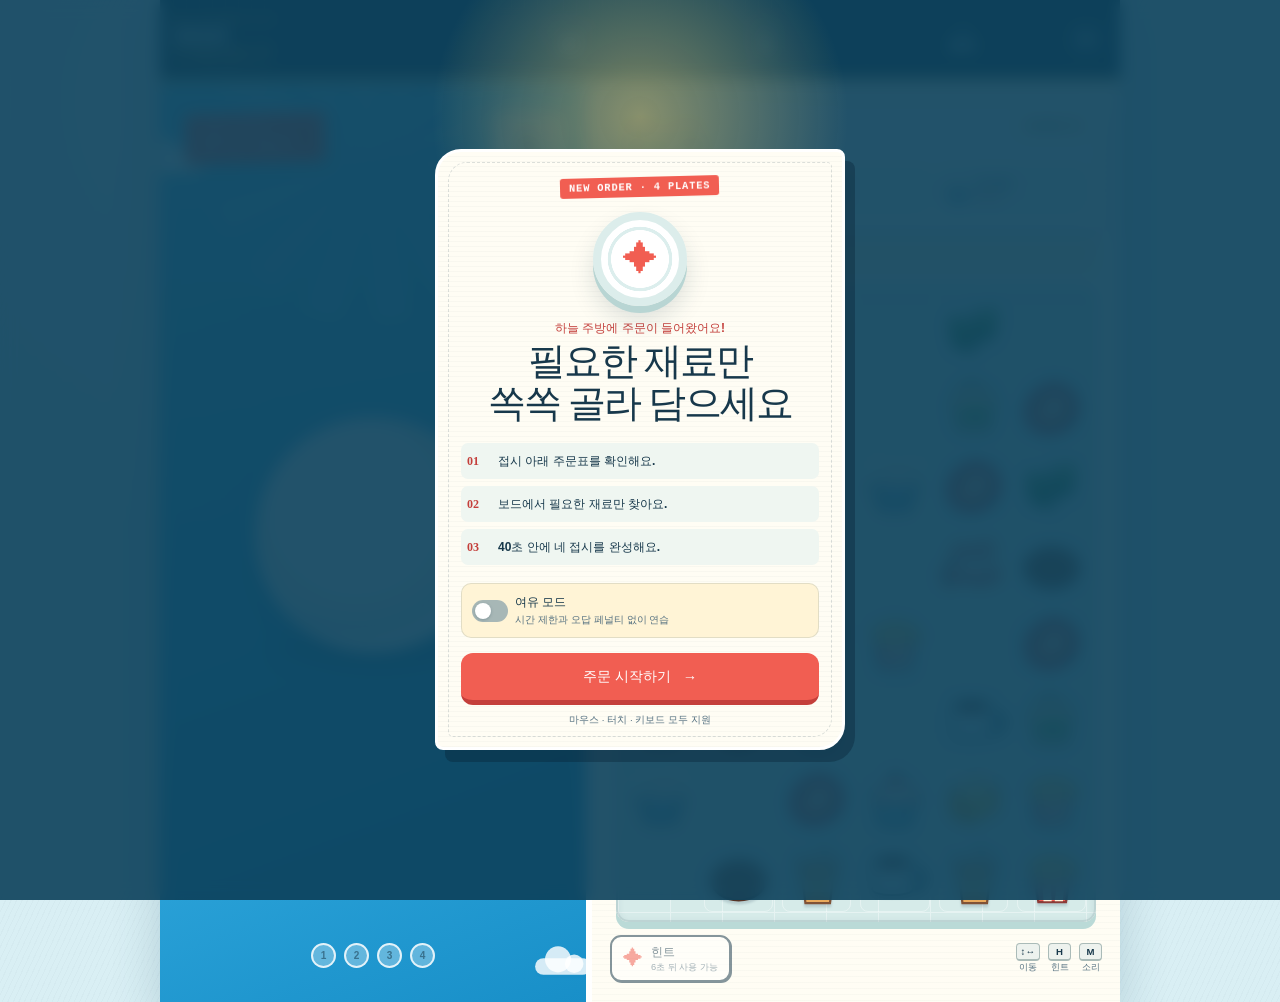
<file: games/game-08/index.html>
<!doctype html>
<html lang="ko">
  <head>
    <meta charset="UTF-8" />
    <meta name="viewport" content="width=device-width, initial-scale=1, viewport-fit=cover" />
    <meta name="theme-color" content="#168fd0" />
    <meta
      name="description"
      content="접시의 레시피를 보고 보드에서 필요한 재료만 골라 담는 40초 수집 게임"
    />
    <title>Dish Collect — 디시 컬렉트</title>
    <link rel="icon" href="data:image/svg+xml,%3Csvg xmlns='http://www.w3.org/2000/svg' viewBox='0 0 32 32'%3E%3Crect width='32' height='32' rx='8' fill='%2317110d'/%3E%3Cpath d='M16 6c3 3.6 4.6 6.2 4.6 8.6a4.6 4.6 0 0 1-9.2 0C11.4 12.2 13 9.6 16 6z' fill='%23ff9d4d'/%3E%3Cpath d='M16 14.5c1.4 1.7 2.1 2.9 2.1 4a2.1 2.1 0 1 1-4.2 0c0-1.1.7-2.3 2.1-4z' fill='%23ffe3b0'/%3E%3Crect x='8' y='23' width='16' height='2.6' rx='1.3' fill='%23c9a274'/%3E%3C/svg%3E">
    <link rel="stylesheet" href="style.css" />
  </head>
  <body>
    <main class="app" id="app">
      <header class="topbar" aria-label="게임 현황">
        <div class="brand" aria-label="Dish Collect, 디시 컬렉트">
          <span class="brand__eyebrow">SKY KITCHEN № 08</span>
          <h1>DISH<br /><em>COLLECT</em></h1>
        </div>

        <div class="stats">
          <div class="stat stat--time" id="time-stat">
            <span>남은 시간</span>
            <strong id="time-value">40</strong>
          </div>
          <div class="stat">
            <span>점수</span>
            <strong id="score-value">0</strong>
          </div>
          <div class="stat">
            <span>서빙</span>
            <strong id="progress-value">0/4</strong>
          </div>
        </div>

        <button class="icon-button" id="mute-button" type="button" aria-label="소리 끄기" aria-pressed="false">
          <svg aria-hidden="true" viewBox="0 0 24 24">
            <path d="M4 9v6h4l5 4V5L8 9H4Z" />
            <path class="sound-waves" d="M16 9.2c.8.7 1.2 1.7 1.2 2.8s-.4 2.1-1.2 2.8M18.7 6.7A7.4 7.4 0 0 1 21 12a7.4 7.4 0 0 1-2.3 5.3" />
            <path class="sound-slash" d="m5 4 14 16" />
          </svg>
        </button>
      </header>

      <section class="game-layout" aria-label="디시 컬렉트 게임 영역">
        <section class="sky-panel" aria-label="현재 요리">
          <div class="cloud cloud--one" aria-hidden="true"></div>
          <div class="cloud cloud--two" aria-hidden="true"></div>
          <div class="sunburst" aria-hidden="true"></div>

          <div class="course-ribbon">
            <span id="course-kicker">오늘의 첫 접시</span>
            <strong id="course-name">베이컨 브런치</strong>
          </div>

          <div class="plate-wrap" id="plate-wrap" aria-label="수집한 재료가 담기는 접시">
            <div class="plate">
              <div class="plate__rim"></div>
              <div class="plated-items" id="plated-items"></div>
              <span class="plate__mark" id="plate-mark">READY</span>
            </div>
            <div class="plate-shadow" aria-hidden="true"></div>
          </div>

          <div class="served-dots" id="served-dots" aria-label="완성한 접시 0개"></div>

          <aside class="next-card" id="next-card" aria-label="다음 요리">
            <span>다음 접시</span>
            <div class="next-card__icon" id="next-icon" aria-hidden="true"></div>
            <strong id="next-name">카페 세트</strong>
          </aside>
        </section>

        <section class="work-panel">
          <div class="ticket" aria-labelledby="recipe-title">
            <div class="ticket__heading">
              <div>
                <span class="ticket__label">ORDER TICKET</span>
                <h2 id="recipe-title">필요한 재료</h2>
              </div>
              <span class="combo-badge" id="combo-badge" aria-label="콤보 0">COMBO ×0</span>
            </div>
            <ul class="needs" id="needs-list"></ul>
          </div>

          <div class="message-bar" id="message-bar">
            <span class="message-bar__spark" aria-hidden="true">✦</span>
            <p id="status-message">접시에 필요한 재료를 찾아 탭하세요.</p>
            <button class="resume-button" id="resume-button" type="button" hidden>계속하기</button>
          </div>

          <div
            class="ingredient-board"
            id="ingredient-board"
            role="grid"
            aria-label="식재료 보드, 방향키로 이동하고 엔터 또는 스페이스로 선택"
            aria-rowcount="8"
            aria-colcount="6"
          ></div>

          <div class="controls">
            <button class="control-button control-button--hint" id="hint-button" type="button" disabled>
              <span aria-hidden="true">✦</span>
              <span><strong>힌트</strong><small id="hint-state">6초 뒤 사용 가능</small></span>
            </button>
            <div class="legend" aria-label="조작 안내">
              <span><kbd>↕↔</kbd> 이동</span>
              <span><kbd>H</kbd> 힌트</span>
              <span><kbd>M</kbd> 소리</span>
            </div>
          </div>
        </section>
      </section>

      <section class="start-screen" id="start-screen" aria-labelledby="start-title">
        <div class="start-card">
          <p class="start-card__stamp">NEW ORDER · 4 PLATES</p>
          <div class="start-card__dish" aria-hidden="true">
            <span>✦</span>
          </div>
          <p class="start-card__eyebrow">하늘 주방에 주문이 들어왔어요!</p>
          <h2 id="start-title">필요한 재료만<br />쏙쏙 골라 담으세요</h2>
          <ol class="how-to">
            <li><b>01</b><span>접시 아래 주문표를 확인해요.</span></li>
            <li><b>02</b><span>보드에서 필요한 재료만 찾아요.</span></li>
            <li><b>03</b><span>40초 안에 네 접시를 완성해요.</span></li>
          </ol>
          <label class="comfort-toggle">
            <input id="comfort-mode" type="checkbox" />
            <span class="comfort-toggle__control" aria-hidden="true"></span>
            <span><strong>여유 모드</strong><small>시간 제한과 오답 페널티 없이 연습</small></span>
          </label>
          <button class="primary-button" id="start-button" type="button">
            주문 시작하기 <span aria-hidden="true">→</span>
          </button>
          <p class="start-card__note">마우스 · 터치 · 키보드 모두 지원</p>
        </div>
      </section>

      <section class="result-screen" id="result-screen" role="dialog" aria-modal="true" aria-labelledby="result-title" hidden>
        <div class="result-card">
          <div class="result-confetti" aria-hidden="true">
            <i></i><i></i><i></i><i></i><i></i><i></i>
          </div>
          <p class="result-kicker" id="result-kicker">ORDER COMPLETE</p>
          <h2 id="result-title" tabindex="-1">네 접시 완성!</h2>
          <p class="result-copy" id="result-copy">하늘 주방의 오늘 주문을 모두 완성했어요.</p>
          <div class="result-plates" id="result-plates" aria-hidden="true"></div>
          <dl class="result-stats">
            <div><dt>최종 점수</dt><dd id="result-score">0</dd></div>
            <div><dt>걸린 시간</dt><dd id="result-time">0초</dd></div>
            <div><dt>완성 접시</dt><dd id="result-progress">4/4</dd></div>
            <div><dt>실수</dt><dd id="result-misses">0회</dd></div>
          </dl>
          <button class="primary-button" id="replay-button" type="button">다시 만들기 <span aria-hidden="true">↻</span></button>
          <a class="gallery-link" href="../../index.html">다른 게임 둘러보기</a>
        </div>
      </section>

      <div class="sr-only" id="announcer" aria-live="polite" aria-atomic="true"></div>
      <div class="test-badge" id="test-badge" hidden>SELF TEST</div>
      <noscript>이 게임을 플레이하려면 JavaScript를 켜주세요.</noscript>
    </main>

    <script src="script.js"></script>
  </body>
</html>
</file>
<file: style.css>
/* Interactive Game Pack — 공통 진입점 스타일.
   외부 폰트·이미지를 쓰지 않는다(게임 8종과 같은 조건). */

:root {
  --bg: #17110d;
  --bg-raised: #211812;
  --bg-card: #261c15;
  --line: #3a2b20;
  --line-soft: #2e221a;
  --text: #f6ecdf;
  --text-dim: #c4ae98;
  --text-faint: #93806e;
  --flame: #ff9d4d;
  --flame-deep: #e2662a;
  --ember: #ffd08a;
  --band-a: #6fd0a8;
  --band-b: #7fb4f5;
  --band-c: #ff9d4d;
  --band-d: #d78bf0;
  --radius: 16px;
  --shell: 1120px;
  --font: ui-sans-serif, system-ui, -apple-system, "Apple SD Gothic Neo", "Pretendard", "Noto Sans KR", sans-serif;
}

* {
  box-sizing: border-box;
}

html {
  -webkit-text-size-adjust: 100%;
}

body {
  margin: 0;
  background: var(--bg);
  color: var(--text);
  font-family: var(--font);
  font-size: 16px;
  line-height: 1.65;
  -webkit-font-smoothing: antialiased;
}

a {
  color: var(--ember);
}

code {
  font-family: ui-monospace, SFMono-Regular, Menlo, monospace;
  font-size: 0.9em;
  background: rgba(255, 157, 77, 0.12);
  border-radius: 5px;
  padding: 0.1em 0.4em;
}

.shell {
  width: min(100% - 40px, var(--shell));
  margin-inline: auto;
}

.sr-only {
  position: absolute;
  width: 1px;
  height: 1px;
  padding: 0;
  margin: -1px;
  overflow: hidden;
  clip: rect(0 0 0 0);
  white-space: nowrap;
  border: 0;
}

.skip-link {
  position: absolute;
  left: -9999px;
  top: 0;
  z-index: 10;
  background: var(--flame);
  color: #201209;
  padding: 12px 18px;
  border-radius: 0 0 10px 0;
  font-weight: 700;
}

.skip-link:focus {
  left: 0;
}

:focus-visible {
  outline: 3px solid var(--ember);
  outline-offset: 3px;
}

/* ── hero ─────────────────────────────────────────────── */

.hero {
  position: relative;
  overflow: hidden;
  border-bottom: 1px solid var(--line-soft);
  padding: clamp(56px, 11vw, 104px) 0 clamp(44px, 8vw, 76px);
}

.hero__glow {
  position: absolute;
  inset: -50% 20% auto -10%;
  height: 620px;
  background:
    radial-gradient(45% 55% at 22% 40%, rgba(255, 157, 77, 0.28), transparent 70%),
    radial-gradient(38% 48% at 78% 22%, rgba(226, 102, 42, 0.22), transparent 72%);
  filter: blur(6px);
  pointer-events: none;
}

.hero__inner {
  position: relative;
}

.eyebrow {
  margin: 0 0 14px;
  color: var(--flame);
  font-size: 13px;
  font-weight: 700;
  letter-spacing: 0.16em;
  text-transform: uppercase;
}

.hero__title {
  margin: 0;
  font-size: clamp(32px, 6.6vw, 60px);
  line-height: 1.15;
  letter-spacing: -0.02em;
  font-weight: 800;
}

.hero__count {
  color: var(--flame);
}

.hero__lead {
  max-width: 62ch;
  margin: 20px 0 0;
  color: var(--text-dim);
  font-size: clamp(15px, 2.2vw, 18px);
}

.hero__stats {
  display: flex;
  flex-wrap: wrap;
  gap: 12px;
  margin: 30px 0 0;
  padding: 0;
}

.hero__stats > div {
  flex: 1 1 132px;
  background: var(--bg-raised);
  border: 1px solid var(--line);
  border-radius: 12px;
  padding: 12px 16px;
}

.hero__stats dt {
  margin: 0;
  color: var(--text-faint);
  font-size: 12px;
  letter-spacing: 0.06em;
}

.hero__stats dd {
  margin: 2px 0 0;
  font-size: 21px;
  font-weight: 750;
  letter-spacing: -0.01em;
}

.hero__source {
  margin: 26px 0 0;
  color: var(--text-faint);
  font-size: 14px;
}

/* ── sections ─────────────────────────────────────────── */

.section {
  padding: clamp(44px, 8vw, 78px) 0 0;
}

.section__head {
  display: flex;
  flex-wrap: wrap;
  align-items: center;
  justify-content: space-between;
  gap: 16px;
  margin-bottom: 26px;
}

.section__head h2 {
  margin: 0;
  font-size: clamp(22px, 3.6vw, 30px);
  letter-spacing: -0.015em;
}

.section__lead {
  max-width: 74ch;
  margin: -8px 0 24px;
  color: var(--text-dim);
}

.filters {
  display: flex;
  flex-wrap: wrap;
  gap: 8px;
}

.chip {
  min-height: 44px;
  padding: 0 16px;
  border-radius: 999px;
  border: 1px solid var(--line);
  background: var(--bg-raised);
  color: var(--text-dim);
  font: inherit;
  font-size: 14px;
  font-weight: 600;
  cursor: pointer;
  transition: background-color 0.18s ease, color 0.18s ease, border-color 0.18s ease;
}

.chip:hover {
  border-color: var(--flame);
  color: var(--text);
}

.chip.is-active {
  background: var(--flame);
  border-color: var(--flame);
  color: #24140a;
}

/* ── cards ────────────────────────────────────────────── */

.grid {
  display: grid;
  grid-template-columns: repeat(auto-fill, minmax(272px, 1fr));
  gap: 18px;
  margin: 0;
  padding: 0;
  list-style: none;
}

.card {
  display: flex;
}

.card__link {
  display: flex;
  flex-direction: column;
  width: 100%;
  border: 1px solid var(--line);
  border-radius: var(--radius);
  background: var(--bg-card);
  color: inherit;
  text-decoration: none;
  overflow: hidden;
  transition: transform 0.2s ease, border-color 0.2s ease, box-shadow 0.2s ease;
}

.card__link:hover {
  transform: translateY(-3px);
  border-color: var(--flame);
  box-shadow: 0 14px 34px rgba(0, 0, 0, 0.45);
}

.card__thumb {
  position: relative;
  display: flex;
  align-items: flex-end;
  justify-content: space-between;
  padding: 20px 20px 18px;
  /* 세로 스크린샷의 절반 가까이를 담으면서 카드가 지나치게 길어지지 않는 비율. */
  aspect-ratio: 5 / 4;
  min-height: 108px;
  overflow: hidden;
  border-bottom: 1px solid var(--line-soft);
  background: linear-gradient(135deg, rgba(255, 255, 255, 0.06), transparent 62%), var(--bg-raised);
}

/* 실제 플레이 화면. 없으면 app.js 가 걷어내고 위의 색 배경만 남는다. */
.card__shot {
  position: absolute;
  inset: 0;
  width: 100%;
  height: 100%;
  object-fit: cover;
  object-position: 50% 35%;
}

/* 번호 · 유형 글자가 밝은 게임 화면 위에서도 읽히도록 아래쪽만 어둡게 깐다. */
.card__thumb::after {
  content: "";
  position: absolute;
  inset: 0;
  background: linear-gradient(180deg, transparent 44%, rgba(10, 7, 5, 0.82));
  pointer-events: none;
}

.card__thumb > .card__num,
.card__thumb > .card__band {
  position: relative;
  z-index: 1;
  text-shadow: 0 1px 4px rgba(0, 0, 0, 0.75);
}

.card__thumb.band-A {
  box-shadow: inset 0 3px 0 var(--band-a);
}
.card__thumb.band-B {
  box-shadow: inset 0 3px 0 var(--band-b);
}
.card__thumb.band-C {
  box-shadow: inset 0 3px 0 var(--band-c);
}
.card__thumb.band-D {
  box-shadow: inset 0 3px 0 var(--band-d);
}

.card__num {
  font-size: 42px;
  font-weight: 800;
  letter-spacing: -0.04em;
  color: rgba(246, 236, 223, 0.22);
  line-height: 1;
}

.card__band {
  font-size: 12px;
  font-weight: 800;
  letter-spacing: 0.1em;
  color: var(--text-faint);
  border: 1px solid var(--line);
  border-radius: 999px;
  padding: 3px 10px;
}

.card__body {
  display: flex;
  flex-direction: column;
  gap: 10px;
  padding: 18px 20px 20px;
  flex: 1;
}

.card__meta {
  display: flex;
  flex-wrap: wrap;
  gap: 6px;
  margin: 0;
}

.tag {
  font-size: 11.5px;
  font-weight: 650;
  letter-spacing: 0.02em;
  color: var(--text-faint);
  border: 1px solid var(--line);
  border-radius: 6px;
  padding: 2px 8px;
}

.tag--band {
  color: var(--ember);
  border-color: rgba(255, 208, 138, 0.36);
}

.card__title {
  display: flex;
  flex-wrap: wrap;
  align-items: baseline;
  gap: 8px;
  margin: 0;
  font-size: 20px;
  letter-spacing: -0.01em;
}

.card__title-en {
  font-size: 12.5px;
  font-weight: 500;
  color: var(--text-faint);
  letter-spacing: 0.02em;
}

.card__summary {
  margin: 0;
  color: var(--text-dim);
  font-size: 14px;
  line-height: 1.6;
}

.card__foot {
  display: flex;
  flex-wrap: wrap;
  gap: 4px 12px;
  margin: auto 0 0;
  padding-top: 4px;
  font-size: 12.5px;
  color: var(--text-faint);
}

.card__session {
  color: var(--ember);
  font-weight: 650;
}

.card__cta {
  display: inline-flex;
  align-items: center;
  gap: 6px;
  align-self: flex-start;
  min-height: 44px;
  padding: 0 18px;
  margin-top: 6px;
  border-radius: 999px;
  background: rgba(255, 157, 77, 0.14);
  border: 1px solid rgba(255, 157, 77, 0.4);
  color: var(--flame);
  font-size: 14px;
  font-weight: 700;
}

.card__cta::after {
  content: "→";
}

.card__link:hover .card__cta {
  background: var(--flame);
  color: #24140a;
}

/* ── table ────────────────────────────────────────────── */

.table-wrap {
  overflow-x: auto;
  border: 1px solid var(--line);
  border-radius: var(--radius);
  background: var(--bg-card);
}

.table {
  width: 100%;
  min-width: 720px;
  border-collapse: collapse;
  font-size: 14.5px;
}

.table th,
.table td {
  padding: 14px 16px;
  text-align: left;
  border-bottom: 1px solid var(--line-soft);
  vertical-align: top;
}

.table thead th {
  background: var(--bg-raised);
  color: var(--text-faint);
  font-size: 12.5px;
  font-weight: 700;
  letter-spacing: 0.06em;
  text-transform: uppercase;
  white-space: nowrap;
}

.table tbody tr:last-child th,
.table tbody tr:last-child td {
  border-bottom: 0;
}

.table tbody th {
  white-space: nowrap;
}

.band-pill {
  display: inline-flex;
  align-items: center;
  justify-content: center;
  width: 26px;
  height: 26px;
  margin-right: 8px;
  border-radius: 8px;
  font-size: 13px;
  font-weight: 800;
  color: #1a1109;
  vertical-align: middle;
}

.band-pill.band-A {
  background: var(--band-a);
}
.band-pill.band-B {
  background: var(--band-b);
}
.band-pill.band-C {
  background: var(--band-c);
}
.band-pill.band-D {
  background: var(--band-d);
}

.band-name {
  font-weight: 700;
}

.cell-names {
  color: var(--text-dim);
}

.cell-count {
  font-weight: 700;
  color: var(--ember);
  white-space: nowrap;
}

.notes {
  margin: 20px 0 0;
  padding-left: 20px;
  color: var(--text-dim);
  font-size: 14px;
}

.notes li + li {
  margin-top: 6px;
}

/* ── spec ─────────────────────────────────────────────── */

.spec-grid {
  display: grid;
  grid-template-columns: repeat(auto-fill, minmax(250px, 1fr));
  gap: 16px;
  margin: 0;
  padding: 0;
  list-style: none;
}

.spec-grid li {
  border: 1px solid var(--line);
  border-radius: 14px;
  background: var(--bg-card);
  padding: 18px 20px;
}

.spec-grid h3 {
  margin: 0 0 6px;
  font-size: 15px;
  color: var(--ember);
  letter-spacing: 0.01em;
}

.spec-grid p {
  margin: 0;
  color: var(--text-dim);
  font-size: 14px;
}

/* ── footer ───────────────────────────────────────────── */

.footer {
  margin-top: clamp(56px, 9vw, 92px);
  padding: 30px 0 44px;
  border-top: 1px solid var(--line-soft);
  color: var(--text-faint);
  font-size: 13.5px;
}

.footer p {
  margin: 0;
}

.footer__meta {
  margin-top: 6px;
}

@media (prefers-reduced-motion: reduce) {
  *,
  *::before,
  *::after {
    animation-duration: 0.001ms !important;
    transition-duration: 0.001ms !important;
  }

  .card__link:hover {
    transform: none;
  }
}

@media (max-width: 520px) {
  .hero__stats > div {
    flex-basis: calc(50% - 6px);
  }
}
</file>
<file: games/game-01/style.css>
/* 오더 트레이 — 전량 오리지널 CSS. 외부 폰트·이미지·CDN 요청 0건. */

:root {
  --ink: #16283f;
  --ink-soft: #47607d;
  --paper: #fffaf3;
  --sky-1: #cfe8ff;
  --sky-2: #ffe3ec;
  --sky-3: #fff3d8;
  --blue: #1d5f9f;
  --blue-deep: #123a63;
  --blue-soft: #dceaf8;
  --gold: #f5b93b;
  --gold-deep: #a9701a;
  --warn: #d8541f;
  --ok: #1e7a52;
  --line: rgba(18, 58, 99, .22);
  --shadow-s: 0 1px 2px rgba(18, 40, 63, .16);
  --shadow-m: 0 6px 18px rgba(18, 40, 63, .16);
  --shadow-l: 0 18px 44px rgba(18, 40, 63, .28);
  --r-s: 8px;
  --r-m: 14px;
  --r-l: 22px;
  --dur-move: 320ms;
  --dur-pop: 180ms;
  --pad-x: clamp(12px, 4vw, 20px);
}

* { box-sizing: border-box; }

html, body {
  margin: 0;
  padding: 0;
  min-height: 100%;
}

body {
  min-height: 100dvh;
  color: var(--ink);
  font: 400 16px/1.45 "Apple SD Gothic Neo", "Malgun Gothic", "Noto Sans KR", system-ui, -apple-system, "Segoe UI", sans-serif;
  background:
    radial-gradient(120% 70% at 50% -10%, var(--sky-3) 0%, transparent 55%),
    linear-gradient(178deg, var(--sky-1) 0%, var(--sky-2) 46%, #fff6ea 100%);
  background-attachment: fixed;
  -webkit-text-size-adjust: 100%;
  -webkit-tap-highlight-color: transparent;
  overflow-x: hidden;
}

.sr-only {
  position: absolute;
  width: 1px; height: 1px;
  margin: -1px; padding: 0;
  overflow: hidden;
  clip: rect(0 0 0 0);
  clip-path: inset(50%);
  white-space: nowrap;
  border: 0;
}

:focus-visible {
  outline: 3px solid var(--blue-deep);
  outline-offset: 2px;
  border-radius: 6px;
}

/* ---------- 절차적 배경 (벚꽃) ---------- */

.scene {
  position: fixed;
  inset: 0;
  pointer-events: none;
  z-index: 0;
  overflow: hidden;
}

.petal {
  position: absolute;
  width: 14px; height: 12px;
  background: linear-gradient(150deg, #ffd7e4, #ffb3cb);
  border-radius: 60% 20% 60% 20%;
  opacity: .55;
  animation: drift 14s linear infinite;
}
.petal.p1 { left: 8%;  animation-duration: 15s; animation-delay: -1s; }
.petal.p2 { left: 26%; animation-duration: 19s; animation-delay: -6s; transform: scale(.7); }
.petal.p3 { left: 47%; animation-duration: 13s; animation-delay: -9s; transform: scale(1.15); }
.petal.p4 { left: 63%; animation-duration: 21s; animation-delay: -3s; transform: scale(.8); }
.petal.p5 { left: 81%; animation-duration: 16s; animation-delay: -12s; }
.petal.p6 { left: 93%; animation-duration: 18s; animation-delay: -7s; transform: scale(.6); }

@keyframes drift {
  0%   { top: -6%;  transform: translateX(0) rotate(0deg); }
  50%  { transform: translateX(26px) rotate(180deg); }
  100% { top: 106%; transform: translateX(-10px) rotate(360deg); }
}

/* ---------- 셸 ---------- */

.app {
  position: relative;
  z-index: 1;
  width: min(100% - 24px, 560px);
  margin-inline: auto;
  padding:
    calc(env(safe-area-inset-top, 0px) + 12px)
    0
    calc(env(safe-area-inset-bottom, 0px) + 16px);
  display: flex;
  flex-direction: column;
  gap: clamp(10px, 2.4vw, 16px);
}

/* ---------- 헤더 ---------- */

.hd {
  display: flex;
  align-items: center;
  justify-content: space-between;
  gap: 10px;
}

.wordmark {
  margin: 0;
  display: flex;
  align-items: baseline;
  gap: 6px;
  font-size: clamp(19px, 5.4vw, 25px);
  letter-spacing: .08em;
  line-height: 1;
}
.wordmark b { color: var(--blue-deep); font-weight: 800; }
.wordmark i {
  font-style: normal;
  font-weight: 800;
  color: var(--paper);
  background: var(--blue);
  padding: 3px 8px 4px;
  border-radius: var(--r-s);
  box-shadow: var(--shadow-s);
}

.hd-tools { display: flex; align-items: center; gap: 8px; }

.coin {
  margin: 0;
  display: flex;
  align-items: center;
  gap: 6px;
  padding: 6px 12px 6px 8px;
  background: var(--paper);
  border: 1.5px solid var(--line);
  border-radius: 999px;
  box-shadow: var(--shadow-s);
  font-variant-numeric: tabular-nums;
  font-weight: 700;
  transition: transform 160ms ease;
}
.coin.bump { transform: scale(1.09); }
.coin-ico { width: 20px; height: 20px; flex: none; }
.coin-num { min-width: 2.2ch; text-align: right; }

.icon-btn {
  width: 40px; height: 40px;
  display: grid; place-items: center;
  padding: 0;
  color: var(--blue-deep);
  background: var(--paper);
  border: 1.5px solid var(--line);
  border-radius: 999px;
  box-shadow: var(--shadow-s);
  cursor: pointer;
}
.icon-btn:hover { background: #fff; }
.mute-ico { width: 21px; height: 21px; }
.mute-ico .cross { display: none; }
.icon-btn[aria-pressed="true"] .mute-ico .wave { display: none; }
.icon-btn[aria-pressed="true"] .mute-ico .cross { display: block; }
.icon-btn[aria-pressed="true"] { color: var(--ink-soft); }

/* ---------- 주문표 ---------- */

.orders {
  background: rgba(255, 250, 243, .82);
  border: 1.5px solid var(--line);
  border-radius: var(--r-l);
  padding: 10px var(--pad-x) 12px;
  box-shadow: var(--shadow-m);
}

.orders-top {
  display: flex;
  align-items: baseline;
  justify-content: space-between;
  gap: 8px;
  margin-bottom: 8px;
}
.orders-top h2 {
  margin: 0;
  font-size: 13px;
  letter-spacing: .22em;
  color: var(--blue);
  font-weight: 800;
}
.orders-count {
  margin: 0;
  font-size: 13px;
  font-weight: 700;
  color: var(--ink-soft);
  font-variant-numeric: tabular-nums;
}

.tickets {
  list-style: none;
  margin: 0; padding: 0;
  display: grid;
  grid-template-columns: repeat(3, 1fr);
  gap: 8px;
  min-height: 92px;
}

.ticket {
  position: relative;
  display: flex;
  flex-direction: column;
  align-items: center;
  gap: 3px;
  padding: 9px 4px 8px;
  background: var(--paper);
  border: 1.5px solid var(--line);
  border-radius: var(--r-m);
  box-shadow: var(--shadow-s);
  overflow: hidden;
  transition: transform 220ms ease, opacity 220ms ease;
}
/* 톱니 종이 모서리 */
.ticket::after {
  content: "";
  position: absolute;
  left: 0; right: 0; bottom: 0;
  height: 6px;
  background:
    radial-gradient(circle at 4px 6px, transparent 3.6px, var(--paper) 3.7px) 0 0 / 8px 6px repeat-x;
  filter: drop-shadow(0 -1px 0 var(--line));
}
.ticket .t-ico { width: clamp(30px, 9.5vw, 40px); height: clamp(30px, 9.5vw, 40px); }
.ticket .t-name {
  font-size: clamp(11px, 3.1vw, 13px);
  font-weight: 700;
  letter-spacing: -.02em;
}
.ticket .t-reward {
  display: inline-flex;
  align-items: center;
  gap: 3px;
  font-size: clamp(11px, 3vw, 13px);
  font-weight: 800;
  color: var(--gold-deep);
  font-variant-numeric: tabular-nums;
}
.ticket .t-reward svg { width: 13px; height: 13px; }

.ticket.target { border-color: var(--blue); box-shadow: 0 0 0 3px rgba(29, 95, 159, .18), var(--shadow-s); }
.ticket.done { border-color: var(--ok); }
.ticket.done::before {
  content: "완료";
  position: absolute;
  inset: 0;
  display: grid;
  place-items: center;
  font-weight: 800;
  font-size: 15px;
  letter-spacing: .1em;
  color: var(--ok);
  background: rgba(230, 248, 239, .9);
  border: 3px double var(--ok);
  border-radius: var(--r-m);
  transform: rotate(-8deg) scale(1.06);
  animation: stamp 250ms ease-out;
}
@keyframes stamp {
  from { transform: rotate(-8deg) scale(1.7); opacity: 0; }
  to   { transform: rotate(-8deg) scale(1.06); opacity: 1; }
}
.ticket.leaving { transform: translateY(-14px); opacity: 0; }

.ticket.slot-empty {
  background: rgba(255, 250, 243, .35);
  border-style: dashed;
  box-shadow: none;
}
.ticket.slot-empty::after { display: none; }

.queue {
  margin: 8px 0 0;
  font-size: 12px;
  color: var(--ink-soft);
  text-align: right;
}

/* ---------- 타이머 ---------- */

.stage { display: flex; flex-direction: column; gap: clamp(8px, 2.2vw, 14px); }

.timer { display: flex; align-items: center; gap: 10px; }
.timer-bar {
  flex: 1;
  height: 10px;
  background: rgba(255, 255, 255, .7);
  border: 1.5px solid var(--line);
  border-radius: 999px;
  overflow: hidden;
}
.timer-fill {
  display: block;
  height: 100%;
  width: 100%;
  background: linear-gradient(90deg, #2f8fd8, #1d5f9f);
  transform-origin: left center;
}
.timer.low .timer-fill { background: linear-gradient(90deg, #f08a3c, var(--warn)); }
.timer-num {
  margin: 0;
  min-width: 5.4ch;
  text-align: right;
  font-weight: 800;
  font-variant-numeric: tabular-nums;
  color: var(--blue-deep);
}
.timer.low .timer-num { color: var(--warn); }

/* ---------- 보드 ---------- */

.board {
  display: grid;
  grid-template-columns: repeat(4, 1fr);
  gap: clamp(6px, 2vw, 10px);
  padding: clamp(8px, 2.6vw, 14px);
  background: linear-gradient(165deg, #2a6fae, #17497b);
  border: 3px solid #0f3459;
  border-radius: var(--r-l);
  box-shadow: inset 0 2px 0 rgba(255, 255, 255, .22), var(--shadow-m);
}

.cell {
  position: relative;
  aspect-ratio: 1;
  min-width: 44px;
  min-height: 44px;
  display: grid;
  place-items: center;
  gap: 0;
  padding: 0;
  background: var(--paper);
  border: 1.5px solid rgba(15, 52, 89, .3);
  border-radius: var(--r-m);
  box-shadow: var(--shadow-s);
  cursor: pointer;
  touch-action: manipulation;
  font: inherit;
  color: inherit;
  transition: transform 90ms ease, box-shadow 120ms ease;
}
.cell:hover:not(:disabled) { box-shadow: 0 3px 10px rgba(18, 40, 63, .26); }
.cell:active:not(:disabled) { transform: translateY(1px) scale(.97); }

.cell .c-ico {
  width: 74%;
  height: 74%;
  pointer-events: none;
}
.cell .c-name {
  position: absolute;
  bottom: 3px;
  left: 0; right: 0;
  font-size: clamp(9px, 2.4vw, 11px);
  font-weight: 700;
  letter-spacing: -.03em;
  color: var(--ink-soft);
  pointer-events: none;
}

/* 2층 표현 */
.cell.stacked {
  box-shadow: 3px 3px 0 rgba(255, 250, 243, .95), 3px 3px 0 1.5px rgba(15, 52, 89, .3), var(--shadow-s);
}
.cell .c-badge {
  position: absolute;
  top: -6px; right: -6px;
  min-width: 20px;
  padding: 1px 5px;
  font-size: 11px;
  font-weight: 800;
  color: var(--paper);
  background: var(--blue-deep);
  border: 1.5px solid var(--paper);
  border-radius: 999px;
  pointer-events: none;
}

.cell.empty,
.cell:disabled {
  background: rgba(255, 250, 243, .1);
  border-style: dashed;
  border-color: rgba(255, 250, 243, .5);
  box-shadow: none;
  cursor: default;
}

/* ---------- 트레이 ---------- */

.tray-wrap {
  background: rgba(255, 250, 243, .82);
  border: 1.5px solid var(--line);
  border-radius: var(--r-l);
  padding: 8px var(--pad-x) 12px;
  box-shadow: var(--shadow-m);
  transition: border-color 200ms ease, box-shadow 200ms ease;
}
.tray-head {
  display: flex;
  align-items: baseline;
  justify-content: space-between;
  gap: 8px;
  margin-bottom: 6px;
}
.tray-title {
  margin: 0;
  font-size: 13px;
  font-weight: 800;
  letter-spacing: .18em;
  color: var(--blue);
}
.tray-left {
  margin: 0;
  font-size: 12px;
  font-weight: 700;
  color: var(--ink-soft);
}

.conveyor {
  position: relative;
  padding: 10px 8px 14px;
  background: linear-gradient(180deg, #e4ecf4 0%, #c8d6e4 100%);
  border: 1.5px solid rgba(15, 52, 89, .28);
  border-radius: 999px 999px 18px 18px / 60px 60px 18px 18px;
  box-shadow: inset 0 3px 8px rgba(18, 40, 63, .16);
}

.tray {
  list-style: none;
  margin: 0; padding: 0;
  display: grid;
  grid-template-columns: repeat(6, 1fr);
  gap: clamp(4px, 1.4vw, 8px);
}

.slot {
  position: relative;
  aspect-ratio: 1;
  min-height: 40px;
  display: grid;
  place-items: center;
  background: rgba(255, 255, 255, .55);
  border: 1.5px dashed rgba(15, 52, 89, .3);
  border-radius: var(--r-m);
}
.slot.filled {
  background: var(--paper);
  border-style: solid;
  border-color: rgba(15, 52, 89, .32);
  box-shadow: var(--shadow-s);
  animation: land 160ms ease-out;
}
@keyframes land {
  from { transform: scale(.72); }
  60%  { transform: scale(1.06); }
  to   { transform: scale(1); }
}
.slot .s-ico { width: 78%; height: 78%; }
.slot.clearing { animation: clearPop 380ms ease-in forwards; }
@keyframes clearPop {
  0%   { transform: scale(1); }
  40%  { transform: scale(1.24); }
  100% { transform: scale(.2); opacity: 0; }
}

.arrow {
  position: absolute;
  bottom: 4px;
  width: 0; height: 0;
  border-left: 7px solid rgba(15, 52, 89, .3);
  border-top: 5px solid transparent;
  border-bottom: 5px solid transparent;
}
.arrow.a1 { left: 30%; }
.arrow.a2 { left: 50%; }
.arrow.a3 { left: 70%; }

.tray-wrap.warn {
  border-color: var(--warn);
  box-shadow: 0 0 0 3px rgba(216, 84, 31, .16), var(--shadow-m);
  animation: pulse 1.2s ease-in-out infinite;
}
.tray-wrap.warn .tray-left { color: var(--warn); }
@keyframes pulse {
  0%, 100% { box-shadow: 0 0 0 3px rgba(216, 84, 31, .10), var(--shadow-m); }
  50%      { box-shadow: 0 0 0 6px rgba(216, 84, 31, .22), var(--shadow-m); }
}

/* ---------- 안내 / 푸터 ---------- */

.hint {
  margin: 0;
  padding: 9px 14px;
  text-align: center;
  font-size: clamp(12px, 3.3vw, 14px);
  font-weight: 600;
  color: var(--blue-deep);
  background: rgba(255, 255, 255, .78);
  border: 1.5px dashed var(--line);
  border-radius: var(--r-m);
  transition: opacity 220ms ease;
}
.hint[hidden] { display: none; }

.foot {
  margin: 0;
  text-align: center;
  font-size: 11.5px;
  color: var(--ink-soft);
}
.foot p { margin: 0; }

.noscript {
  position: relative;
  z-index: 2;
  margin: 24px auto;
  max-width: 420px;
  padding: 16px;
  text-align: center;
  background: var(--paper);
  border: 2px solid var(--warn);
  border-radius: var(--r-m);
}

/* ---------- 비행 이펙트 레이어 ---------- */

.fx {
  position: fixed;
  inset: 0;
  z-index: 40;
  pointer-events: none;
}
.fx .flyer {
  position: absolute;
  display: grid;
  place-items: center;
  background: var(--paper);
  border: 1.5px solid rgba(15, 52, 89, .32);
  border-radius: var(--r-m);
  box-shadow: var(--shadow-m);
}
.fx .flyer svg { width: 78%; height: 78%; }
.fx .spark {
  position: absolute;
  width: 18px; height: 18px;
  border-radius: 999px;
  background: radial-gradient(circle at 35% 35%, #ffe9ae, var(--gold) 60%, var(--gold-deep));
}

/* ---------- 오버레이 ---------- */

.overlay {
  position: fixed;
  inset: 0;
  z-index: 50;
  display: grid;
  place-items: center;
  padding: 20px;
  background: rgba(18, 40, 63, .48);
  backdrop-filter: blur(2px);
}
.overlay[hidden] { display: none; }

.panel {
  width: min(100%, 400px);
  padding: 22px 20px 18px;
  text-align: center;
  background: var(--paper);
  border: 2px solid var(--blue-deep);
  border-radius: var(--r-l);
  box-shadow: var(--shadow-l);
  animation: rise 220ms ease-out;
}
@keyframes rise {
  from { transform: translateY(14px); opacity: 0; }
  to   { transform: none; opacity: 1; }
}
.panel h2 { margin: 4px 0 6px; font-size: clamp(21px, 6vw, 26px); }
.panel p { margin: 0 0 14px; color: var(--ink-soft); }

.result-badge {
  display: inline-block;
  margin: 0 0 4px !important;
  padding: 3px 12px;
  font-size: 12px;
  font-weight: 800;
  letter-spacing: .14em;
  color: var(--paper) !important;
  background: var(--ok);
  border-radius: 999px;
}
.overlay.lost .result-badge { background: var(--warn); }
.result-lead { font-weight: 600; }

.result-stats {
  display: grid;
  grid-template-columns: 1fr 1fr;
  gap: 8px;
  margin: 0 0 16px;
}
.result-stats > div {
  padding: 9px 6px;
  background: rgba(220, 234, 248, .6);
  border: 1.5px solid var(--line);
  border-radius: var(--r-m);
}
.result-stats dt { font-size: 11.5px; color: var(--ink-soft); }
.result-stats dd {
  margin: 2px 0 0;
  font-size: clamp(16px, 4.6vw, 19px);
  font-weight: 800;
  font-variant-numeric: tabular-nums;
}

.result-cta { display: grid; gap: 8px; }

.btn {
  padding: 12px 16px;
  min-height: 46px;
  font: inherit;
  font-weight: 800;
  border-radius: 999px;
  border: 2px solid var(--blue-deep);
  cursor: pointer;
}
.btn.primary { color: var(--paper); background: var(--blue); }
.btn.primary:hover { background: var(--blue-deep); }
.btn.ghost { color: var(--blue-deep); background: transparent; }
.btn.ghost:hover { background: var(--blue-soft); }

.more-note {
  margin: 10px 0 0 !important;
  padding: 9px 12px;
  font-size: 12.5px;
  color: var(--ink) !important;
  background: var(--blue-soft);
  border-radius: var(--r-m);
}
.more-note[hidden] { display: none; }

.result-note {
  margin: 14px 0 0 !important;
  font-size: 11px;
  line-height: 1.5;
  color: var(--ink-soft);
}

/* ---------- 반응형 ---------- */

/* 낮은 높이: 장식과 부가 정보를 줄이고 보드·트레이를 우선한다 */
@media (max-height: 650px) {
  .wordmark { font-size: 18px; }
  .scene { display: none; }
  .foot { display: none; }
  .queue { display: none; }
  .tickets { min-height: 78px; }
  .app { gap: 8px; }
}

/* 가로 화면: 2열 셸. DOM 순서와 키보드 좌표는 그대로 유지된다. */
@media (min-width: 700px) and (orientation: landscape) {
  .app {
    width: min(100% - 24px, 820px);
    display: grid;
    grid-template-columns: minmax(240px, 320px) 1fr;
    grid-template-areas:
      "hd     stage"
      "orders stage"
      "hint   stage"
      "foot   stage";
    align-content: start;
    column-gap: 18px;
  }
  .hd     { grid-area: hd; }
  .orders { grid-area: orders; }
  .stage  { grid-area: stage; }
  .hint   { grid-area: hint; }
  .foot   { grid-area: foot; }
  .tickets { min-height: 108px; }
}

/* ---------- 사용자 환경 설정 ---------- */

@media (prefers-reduced-motion: reduce) {
  *, *::before, *::after {
    animation-duration: 1ms !important;
    animation-iteration-count: 1 !important;
    transition-duration: 1ms !important;
  }
  .scene { display: none; }
  .tray-wrap.warn {
    background: #fdece4;
    border-color: var(--warn);
  }
}

@media (prefers-contrast: more) {
  :root { --line: rgba(18, 58, 99, .55); --ink-soft: #2c4155; }
  .cell, .slot, .ticket, .panel { border-width: 2px; }
}

@media (forced-colors: active) {
  .scene, .fx { display: none; }
  .cell, .slot, .ticket, .panel, .board, .conveyor, .tray-wrap, .orders {
    border: 1px solid CanvasText;
    background: Canvas;
    box-shadow: none;
    forced-color-adjust: none;
    color: CanvasText;
  }
  .cell.stacked { border-width: 3px; }
  .timer-fill { background: Highlight; }
  .btn { border: 1px solid CanvasText; }
}
</file>
<file: games/game-02/style.css>
/* 퍼펙트 슬라이스 — 독립 실행 스타일. 외부 폰트·이미지·@import 없음. */

:root {
  --bg-top: #16241d;
  --bg-bottom: #0c1713;
  --ink: #f2f7ef;
  --ink-dim: #b9c9b8;
  --wood: #c08a4f;
  --wood-dark: #8c5c2c;
  --wood-line: rgba(70, 40, 12, 0.28);
  --accent: #8fd75a;
  --accent-ink: #122a0c;
  --warn: #ffb545;
  --bad: #ff7a6b;
  --card: #fbfdf7;
  --card-ink: #16241d;
  --focus: #ffe066;
  --radius: 16px;
  --pad: clamp(10px, 3.2vw, 18px);
  --shell-max: 480px;
  --board-max: 720px;
}

* { box-sizing: border-box; }

html, body {
  margin: 0;
  padding: 0;
  height: 100%;
}

body {
  min-height: 100svh;
  background: radial-gradient(120% 80% at 50% 0%, #23392e 0%, var(--bg-top) 45%, var(--bg-bottom) 100%);
  color: var(--ink);
  font-family: -apple-system, BlinkMacSystemFont, "Apple SD Gothic Neo", "Segoe UI",
    "Malgun Gothic", "Noto Sans KR", system-ui, sans-serif;
  font-size: 16px;
  line-height: 1.45;
  display: flex;
  justify-content: center;
  overscroll-behavior: none;
  -webkit-text-size-adjust: 100%;
}

.visually-hidden {
  position: absolute;
  width: 1px; height: 1px;
  margin: -1px; padding: 0;
  overflow: hidden;
  clip: rect(0 0 0 0);
  clip-path: inset(50%);
  white-space: nowrap;
  border: 0;
}

/* ---------- shell ---------- */

.shell {
  position: relative;
  width: 100%;
  max-width: var(--shell-max);
  min-height: 100svh;
  padding:
    calc(var(--pad) + env(safe-area-inset-top))
    calc(var(--pad) + env(safe-area-inset-right))
    calc(var(--pad) + env(safe-area-inset-bottom))
    calc(var(--pad) + env(safe-area-inset-left));
  display: grid;
  grid-template-rows: auto 1fr auto;
  gap: clamp(8px, 2.2vh, 16px);
}

/* ---------- HUD ---------- */

.hud {
  display: flex;
  align-items: center;
  justify-content: space-between;
  gap: 12px;
  min-height: 56px;
}

.hud-id h1 {
  margin: 0;
  font-size: clamp(18px, 5vw, 22px);
  letter-spacing: -0.01em;
}

.hud-sub {
  margin: 2px 0 0;
  font-size: 12px;
  color: var(--ink-dim);
}

.hud-stats {
  display: flex;
  align-items: center;
  gap: clamp(8px, 2.5vw, 14px);
}

.timer {
  position: relative;
  width: 48px;
  height: 48px;
  display: grid;
  place-items: center;
  flex: none;
}

.timer svg {
  position: absolute;
  inset: 0;
  width: 100%;
  height: 100%;
  transform: rotate(-90deg);
}

.ring-bg, .ring-fg {
  fill: none;
  stroke-width: 4;
  stroke-linecap: round;
}

.ring-bg { stroke: rgba(255, 255, 255, 0.16); }

.ring-fg {
  stroke: var(--accent);
  stroke-dasharray: 100.53;
  stroke-dashoffset: 0;
  transition: stroke 200ms linear;
}

.timer[data-level="warn"] .ring-fg { stroke: var(--warn); }
.timer[data-level="crit"] .ring-fg { stroke: var(--bad); }

.timer-num {
  position: relative;
  font-size: 17px;
  font-weight: 700;
  font-variant-numeric: tabular-nums;
}

.cuts {
  margin: 0;
  font-size: 13px;
  color: var(--ink-dim);
  white-space: nowrap;
}

.cuts b {
  color: var(--ink);
  font-size: 17px;
  font-variant-numeric: tabular-nums;
}

.icon-btn {
  min-width: 44px;
  min-height: 44px;
  padding: 0 12px;
  border-radius: 12px;
  border: 1px solid rgba(255, 255, 255, 0.22);
  background: rgba(255, 255, 255, 0.06);
  color: var(--ink);
  font: inherit;
  font-size: 13px;
  cursor: pointer;
}

.icon-btn[aria-pressed="true"] {
  background: rgba(143, 215, 90, 0.2);
  border-color: rgba(143, 215, 90, 0.6);
}

/* ---------- stage ---------- */

.stage {
  position: relative;
  display: grid;
  align-content: center;
  justify-items: center;
  min-height: clamp(180px, 34vh, 300px);
}

.board {
  position: relative;
  width: 100%;
  max-width: var(--board-max);
  min-height: min(50vh, 380px);
  display: grid;
  align-content: center;
  padding: clamp(20px, 6vh, 48px) clamp(14px, 4.5vw, 30px);
  border-radius: 22px;
  background:
    repeating-linear-gradient(90deg, var(--wood-line) 0 1px, transparent 1px 46px),
    linear-gradient(180deg, var(--wood) 0%, var(--wood-dark) 100%);
  box-shadow: 0 14px 30px rgba(0, 0, 0, 0.45), inset 0 1px 0 rgba(255, 255, 255, 0.28);
  touch-action: none;
  -webkit-user-select: none;
  user-select: none;
  -webkit-tap-highlight-color: transparent;
}

.cuke-wrap {
  position: relative;
  width: 100%;
  aspect-ratio: 3.2 / 1;
}

.cuke {
  display: block;
  width: 100%;
  height: 100%;
  overflow: visible;
}

.cuke-shadow { fill: rgba(40, 22, 6, 0.3); }

.cut-face { fill: url(#psFace); stroke: #a8c877; stroke-width: 2; }

.piece {
  transform-box: fill-box;
  transform-origin: center;
  transition: transform 130ms ease-out;
}

.particle { fill: #dff3b6; opacity: 0; }

.guides { position: absolute; inset: 0; pointer-events: none; }

.guide {
  position: absolute;
  top: 6%;
  height: 88%;
  width: 0;
  border-left: 2px dashed rgba(255, 255, 255, 0.75);
  transform: translateX(-1px);
  opacity: 0;
}

.shell[data-phase="intro"] .guide { animation: guideBlink 1.6s ease-in-out infinite; }

@keyframes guideBlink {
  0%, 100% { opacity: 0.15; }
  50% { opacity: 0.85; }
}

.aim {
  position: absolute;
  top: -6%;
  height: 112%;
  width: 2px;
  margin-left: -1px;
  background: linear-gradient(180deg, rgba(255, 255, 255, 0.1), rgba(255, 255, 255, 0.95), rgba(255, 255, 255, 0.1));
  pointer-events: none;
  opacity: 0;
  transition: opacity 120ms linear;
}

.shell[data-phase="playing"] .aim,
.shell[data-phase="cutting"] .aim { opacity: 0.9; }

.knife {
  position: absolute;
  left: 50%;
  bottom: 42%;
  height: clamp(74px, 23vw, 108px);
  aspect-ratio: 64 / 150;
  transform: translate(-50%, 0);
  cursor: grab;
  touch-action: none;
  transition: transform 120ms ease-out;
  filter: drop-shadow(0 4px 6px rgba(0, 0, 0, 0.4));
}

.knife svg { width: 100%; height: 100%; display: block; }

.kn-handle { fill: #33261c; }
.kn-collar { fill: #d8c07a; }
.kn-blade { fill: #dfe6ea; }
.kn-edge { fill: #ffffff; }

.knife:focus-visible {
  outline: 3px solid var(--focus);
  outline-offset: 4px;
  border-radius: 8px;
}

.knife[data-touch="true"] { transform: translate(-50%, -26px); }
.knife[data-chop="true"] { transform: translate(-50%, 30px) scale(0.98); transition-duration: 110ms; }
.knife[data-invalid="true"] { animation: knifeShake 240ms ease-in-out; }

@keyframes knifeShake {
  0%, 100% { transform: translate(-50%, 0); }
  25% { transform: translate(calc(-50% - 6px), 0); }
  75% { transform: translate(calc(-50% + 6px), 0); }
}

.shell[data-phase="intro"] .knife { opacity: 0.5; }
.shell[data-phase="result"] .knife { opacity: 0; pointer-events: none; }

/* judge sticker */

.sticker {
  position: absolute;
  top: 10px;
  right: 12px;
  z-index: 2;
  width: 56px;
  display: grid;
  justify-items: center;
  gap: 2px;
  pointer-events: none;
}

.sticker svg { width: 42px; height: 42px; }
.st-disc { fill: #22392c; stroke: rgba(255, 255, 255, 0.5); stroke-width: 2; }
.st-star { fill: #6d7f6d; }

.sticker[data-state="good"] .st-star { fill: var(--accent); }
.sticker[data-state="bad"] .st-star { fill: var(--bad); }

.sticker-cap {
  font-size: 11px;
  color: var(--ink-dim);
  background: rgba(0, 0, 0, 0.35);
  padding: 1px 6px;
  border-radius: 8px;
}

/* ---------- panel ---------- */

.panel {
  display: grid;
  gap: clamp(6px, 1.6vh, 12px);
  justify-items: center;
  text-align: center;
}

.hint {
  margin: 0;
  min-height: 2.9em;
  display: grid;
  align-content: center;
  font-size: clamp(14px, 4vw, 16px);
  color: var(--ink);
}

.hint[data-tone="bad"] { color: var(--warn); }

.score-slot {
  margin: 0;
  font-size: 13px;
  color: var(--ink-dim);
}

.score-value {
  font-size: 20px;
  font-weight: 700;
  color: var(--accent);
  font-variant-numeric: tabular-nums;
}

.actions {
  display: flex;
  flex-wrap: wrap;
  gap: 10px;
  justify-content: center;
}

.btn {
  min-height: 48px;
  min-width: 120px;
  padding: 0 20px;
  display: inline-flex;
  align-items: center;
  justify-content: center;
  border-radius: 14px;
  border: 1px solid transparent;
  font: inherit;
  font-weight: 700;
  text-decoration: none;
  cursor: pointer;
}

.btn:focus-visible { outline: 3px solid var(--focus); outline-offset: 3px; }

.btn-primary { background: var(--accent); color: var(--accent-ink); }
.btn-primary:hover { filter: brightness(1.06); }

.btn-ghost {
  background: transparent;
  border-color: rgba(255, 255, 255, 0.28);
  color: var(--ink);
  font-weight: 600;
}

.help {
  margin: 0;
  font-size: 12px;
  color: var(--ink-dim);
  max-width: 34ch;
}

/* ---------- result ---------- */

.result {
  position: absolute;
  inset: 0;
  display: grid;
  align-items: end;
  padding: var(--pad);
  background: linear-gradient(180deg, transparent 0%, transparent 34%, rgba(6, 14, 10, 0.72) 62%);
  z-index: 5;
}

.result[hidden] { display: none; }

.result-card {
  width: 100%;
  max-height: 62svh;
  overflow-y: auto;
  background: var(--card);
  color: var(--card-ink);
  border-radius: 20px;
  padding: clamp(14px, 4vw, 22px);
  text-align: center;
  display: grid;
  gap: 6px;
  justify-items: center;
  box-shadow: 0 -6px 30px rgba(0, 0, 0, 0.5);
  animation: cardIn 240ms ease-out;
}

@keyframes cardIn {
  from { transform: translateY(18px); opacity: 0; }
  to { transform: translateY(0); opacity: 1; }
}

.result-grade {
  margin: 0;
  font-size: 13px;
  font-weight: 700;
  letter-spacing: 0.04em;
  padding: 3px 12px;
  border-radius: 999px;
  background: #e6f4d5;
  color: #2c5417;
}

.result[data-success="false"] .result-grade { background: #ffe6e1; color: #8a2b1d; }

.result-title { margin: 0; font-size: clamp(17px, 4.6vw, 20px); }

.result-score { margin: 0; font-size: 15px; color: #4a5a48; }
.result-score b { font-size: 38px; color: #2c5417; font-variant-numeric: tabular-nums; }
.result[data-success="false"] .result-score b { color: #8a2b1d; }

.result-desc { margin: 0; font-size: 14px; color: #46543f; max-width: 32ch; }
.result-best { margin: 2px 0 6px; font-size: 13px; color: #6a7a66; }
.result .actions { margin-top: 2px; }
.result .btn-ghost { border-color: rgba(0, 0, 0, 0.2); color: #2f3d2c; }

/* ---------- responsive ---------- */

@media (min-width: 720px) {
  :root { --shell-max: 760px; }
  .shell { grid-template-rows: auto 1fr auto; }
}

@media (max-height: 550px) and (orientation: landscape) {
  :root { --shell-max: 900px; }
  .shell { gap: 8px; }
  .hud { min-height: 44px; }
  .hud-sub { display: none; }
  .stage { min-height: 120px; }
  .board { min-height: 0; padding: 12px 18px; }
  .hint { min-height: 1.6em; font-size: 13px; }
  .help { display: none; }
  .result-card { max-height: 84svh; }
}

@media (prefers-reduced-motion: reduce) {
  *, *::before, *::after {
    animation-duration: 1ms !important;
    animation-iteration-count: 1 !important;
    transition-duration: 60ms !important;
  }
  .shell[data-phase="intro"] .guide { opacity: 0.6; }
}
</file>
<file: games/game-03/style.css>
/* 플레이트 스택 — 독립 실행 스타일시트. 외부 폰트·이미지·@import 없음. */

:root {
  --bg: #f4ede2;
  --bg-2: #e7dbc9;
  --ink: #2c2620;
  --ink-soft: #6c6156;
  --line: #d8c9b4;
  --card: #fffaf2;
  --accent: #d9622f;
  --accent-soft: #f6d9c8;
  --good: #2f8f5b;
  --warn: #c8791a;
  --bad: #c2402f;
  --focus: #1f5fbf;
  --plate: #ffffff;
  --plate-edge: #cdbda6;
  --radius: 14px;
  --pad: clamp(8px, 2.4vw, 14px);
  --gap: clamp(5px, 1.6vw, 10px);
  --move: 220ms;
}

* { box-sizing: border-box; }

/* display 를 지정한 요소에서도 hidden 속성이 이기게 한다. */
[hidden] { display: none !important; }

html, body {
  margin: 0;
  padding: 0;
  height: 100%;
  background: var(--bg-2);
  color: var(--ink);
  font-family: -apple-system, BlinkMacSystemFont, "Segoe UI", "Noto Sans KR", "Malgun Gothic", Roboto, sans-serif;
  font-size: 16px;
  line-height: 1.4;
  -webkit-text-size-adjust: 100%;
}

body {
  display: flex;
  justify-content: center;
  align-items: stretch;
  background:
    radial-gradient(120% 70% at 50% 0%, #fdf6ea 0%, var(--bg-2) 70%);
}

.sprite { position: absolute; width: 0; height: 0; overflow: hidden; }

.visually-hidden {
  position: absolute !important;
  width: 1px; height: 1px;
  margin: -1px; padding: 0; border: 0;
  clip: rect(0 0 0 0);
  clip-path: inset(50%);
  overflow: hidden; white-space: nowrap;
}

/* ── 셸 ─────────────────────────────────────────────── */

.shell {
  position: relative;
  width: 100%;
  max-width: 480px;
  min-height: 100svh;
  height: 100svh;
  display: flex;
  flex-direction: column;
  gap: var(--gap);
  padding:
    calc(var(--pad) + env(safe-area-inset-top))
    calc(var(--pad) + env(safe-area-inset-right))
    calc(var(--pad) + env(safe-area-inset-bottom))
    calc(var(--pad) + env(safe-area-inset-left));
  background: var(--bg);
  box-shadow: 0 0 0 1px rgba(0,0,0,.05), 0 18px 50px rgba(60,40,20,.12);
  overflow: hidden;
}

@supports not (height: 100svh) {
  .shell { height: 100vh; min-height: 100vh; }
}

/* ── HUD ────────────────────────────────────────────── */

.hud {
  flex: 0 0 auto;
  display: flex;
  align-items: center;
  justify-content: space-between;
  gap: var(--gap);
}

.hud-id h1 {
  margin: 0;
  font-size: clamp(17px, 4.6vw, 21px);
  letter-spacing: -.02em;
}

.hud-sub {
  margin: 1px 0 0;
  font-size: clamp(11px, 3vw, 13px);
  color: var(--ink-soft);
}

.hud-stats {
  display: flex;
  align-items: center;
  gap: clamp(6px, 2vw, 10px);
}

.timer {
  position: relative;
  width: 44px; height: 44px;
  flex: 0 0 auto;
  display: grid;
  place-items: center;
}

.timer svg { position: absolute; inset: 0; width: 100%; height: 100%; transform: rotate(-90deg); }
.ring-bg { fill: none; stroke: var(--line); stroke-width: 5; }
.ring-fg {
  fill: none;
  stroke: var(--good);
  stroke-width: 5;
  stroke-linecap: round;
  stroke-dasharray: 113.1;
  stroke-dashoffset: 0;
  transition: stroke-dashoffset 200ms linear, stroke 200ms linear;
}
.timer.is-urgent .ring-fg { stroke: var(--bad); }
.timer-num { position: relative; font-size: 15px; font-weight: 700; font-variant-numeric: tabular-nums; }
.timer.is-urgent .timer-num { color: var(--bad); }

.coins {
  margin: 0;
  display: flex;
  align-items: center;
  gap: 4px;
  font-size: clamp(14px, 3.8vw, 17px);
  font-weight: 700;
  font-variant-numeric: tabular-nums;
}

.combo {
  font-size: 11px;
  font-weight: 700;
  color: #fff;
  background: var(--accent);
  border-radius: 999px;
  padding: 1px 6px;
}

.ico { width: 1.15em; height: 1.15em; flex: 0 0 auto; }

.icon-btn {
  font: inherit;
  font-size: 12px;
  min-height: 44px;
  min-width: 44px;
  padding: 4px 10px;
  border: 1px solid var(--line);
  border-radius: 999px;
  background: var(--card);
  color: var(--ink-soft);
  cursor: pointer;
}
.icon-btn[aria-pressed="true"] { color: var(--ink); border-color: var(--accent); background: var(--accent-soft); }

/* ── 카운터 · 주문 ──────────────────────────────────── */

.counter { flex: 0 0 auto; }

.orders {
  list-style: none;
  margin: 0;
  padding: 0;
  display: grid;
  grid-template-columns: 1fr 1fr;
  gap: var(--gap);
}

.order-card {
  display: grid;
  grid-template-columns: auto 1fr;
  grid-template-areas: "cust body" "coin coin";
  align-items: center;
  gap: 2px 6px;
  padding: 6px 8px;
  background: var(--card);
  border: 1px solid var(--line);
  border-radius: var(--radius);
  min-height: 74px;
}
.order-card.is-empty { opacity: .45; }
.order-card.is-empty .order-name .ico { visibility: hidden; }
.order-card.is-complete { animation: cardPop 320ms ease-out; border-color: var(--good); }

@keyframes cardPop {
  0% { transform: scale(1); }
  40% { transform: scale(1.06); box-shadow: 0 0 0 4px rgba(47,143,91,.18); }
  100% { transform: scale(1); }
}

.cust { grid-area: cust; width: 32px; height: 32px; }
.order-body { grid-area: body; min-width: 0; }

.order-name {
  margin: 0;
  display: flex;
  align-items: center;
  gap: 3px;
  font-size: clamp(11px, 3vw, 13px);
  font-weight: 700;
  white-space: nowrap;
  overflow: hidden;
  text-overflow: ellipsis;
}

.pips {
  list-style: none;
  margin: 4px 0 0;
  padding: 0;
  display: flex;
  gap: 4px;
}
.pips li {
  width: 14px; height: 14px;
  border-radius: 50%;
  border: 1.5px solid var(--line);
  background: transparent;
}
.pips li.is-on { background: var(--good); border-color: var(--good); }
.pips li.is-arriving { opacity: 0; }

.order-coin {
  grid-area: coin;
  margin: 2px 0 0;
  display: flex;
  align-items: center;
  gap: 3px;
  font-size: 12px;
  font-weight: 700;
  color: var(--warn);
  font-variant-numeric: tabular-nums;
}

.queue-strip {
  margin: 5px 0 0;
  display: flex;
  align-items: center;
  gap: 6px;
  min-height: 24px;
}
.queue-label { font-size: 11px; color: var(--ink-soft); flex: 0 0 auto; }
.queue-list {
  list-style: none;
  margin: 0;
  padding: 0;
  display: flex;
  gap: 4px;
  flex: 1 1 auto;
  min-width: 0;
  overflow: hidden;
}
.queue-list li {
  display: flex;
  align-items: center;
  gap: 2px;
  padding: 1px 6px 1px 3px;
  border: 1px solid var(--line);
  border-radius: 999px;
  background: rgba(255,255,255,.6);
  font-size: 10px;
  color: var(--ink-soft);
  white-space: nowrap;
}
.queue-list li svg { width: 14px; height: 14px; }
.queue-more { font-size: 11px; color: var(--ink-soft); flex: 0 0 auto; font-variant-numeric: tabular-nums; }

/* ── 보관대 ─────────────────────────────────────────── */

.tray-wrap { flex: 0 0 auto; }

.section-line {
  margin: 0 0 3px;
  display: flex;
  align-items: baseline;
  justify-content: space-between;
  gap: 8px;
}
.section-title { font-size: 12px; font-weight: 700; color: var(--ink-soft); }
.tray-free { font-size: 12px; color: var(--ink-soft); font-variant-numeric: tabular-nums; }

.tray {
  list-style: none;
  margin: 0;
  padding: 6px;
  display: grid;
  grid-template-columns: repeat(3, 1fr);
  gap: 6px;
  background: linear-gradient(#f6ece0, #eadfd0);
  border: 1.5px solid var(--line);
  border-radius: var(--radius);
}

.tray-slot {
  height: clamp(36px, 8vw, 46px);
  border-radius: 10px;
  border: 1.5px dashed var(--plate-edge);
  display: grid;
  place-items: center;
  background: rgba(255,255,255,.35);
}
.tray-slot.is-filled {
  border-style: solid;
  background: var(--plate);
  box-shadow: inset 0 -2px 0 rgba(0,0,0,.06);
}
.tray-slot.is-arriving > * { opacity: 0; }
.tray-slot svg { width: 74%; height: 74%; }

.tray-wrap.is-warning .tray { border-color: var(--warn); background: linear-gradient(#fdf0dc, #f7e3c6); }
.tray-wrap.is-warning .tray-free { color: var(--warn); font-weight: 700; }
.tray-wrap.is-warning .tray-free::before { content: "⚠ "; }
.tray-wrap.is-blocked .tray { border-color: var(--bad); background: #fbe4e0; }
.tray-wrap.is-blocked .tray-slot.is-filled { border-color: var(--bad); box-shadow: 0 0 0 2px rgba(194,64,47,.25); }

/* ── 보드 ───────────────────────────────────────────── */

/* 보드는 "카운터 상판" 위에 놓인 것으로 읽히게 한다.
   남는 세로 공간을 빈 여백이 아니라 상판으로 채워 시선이 보드 아래로 흐르지 않게 한다. */
.board-wrap {
  flex: 1 1 auto;
  min-height: 0;
  display: flex;
  align-items: stretch;
  padding: clamp(8px, 2vh, 18px) clamp(4px, 1.5vw, 10px) clamp(6px, 1.6vh, 12px);
  border-radius: 18px;
  background: linear-gradient(180deg, rgba(214,190,158,.22) 0%, rgba(206,178,142,.5) 100%);
  border: 1px solid rgba(190,164,130,.45);
  box-shadow: inset 0 1px 0 rgba(255,255,255,.65);
}

.board {
  width: 100%;
  display: grid;
  grid-template-columns: repeat(6, minmax(0, 1fr));
  gap: clamp(4px, 1.4vw, 8px);
  align-items: stretch;
  touch-action: manipulation;
}

.col {
  font: inherit;
  color: inherit;
  -webkit-tap-highlight-color: transparent;
  appearance: none;
  display: flex;
  flex-direction: column;
  justify-content: flex-end;
  align-items: center;
  gap: 2px;
  min-width: 0;
  min-height: 56px;
  overflow: hidden;
  padding: 6px 3px 4px;
  border: 1px solid transparent;
  border-radius: 12px;
  background: linear-gradient(180deg, rgba(255,255,255,0) 0%, rgba(255,255,255,.55) 70%);
  cursor: pointer;
  transition: transform 90ms ease, background 160ms ease;
}
.col:hover:not([aria-disabled="true"]) { background: linear-gradient(180deg, rgba(255,255,255,.25), rgba(255,255,255,.85)); }
.col:active:not([aria-disabled="true"]) { transform: translateY(3px); }
.col:focus-visible { outline: 3px solid var(--focus); outline-offset: 2px; }
.col[aria-disabled="true"] { cursor: default; }
.col.is-empty { opacity: .5; }
.col.is-culprit { border-color: var(--bad); background: #fbe4e0; }

/* 아래 접시도 무엇인지 읽혀야 한다 — 안 보이면 "한 수 앞을 읽는" 선택이 운으로 바뀐다.
   집을 수 있는 건 여전히 최상단 1장뿐이고, 아래 장들은 작고 흐리게 눌러 위계를 만든다. */
.plate-under {
  width: 90%;
  height: clamp(16px, 4vh, 26px);
  flex: 0 1 auto;
  min-height: 8px;
  display: grid;
  place-items: center;
  border-radius: 50% / 44%;
  background: linear-gradient(180deg, #ffffff 0%, #ece3d4 100%);
  border: 1px solid var(--plate-edge);
  opacity: .82;
}
.plate-under svg { width: auto; height: 78%; max-width: 66%; }

.plate-top {
  width: 100%;
  aspect-ratio: 1 / .94;
  max-height: clamp(38px, 11vh, 68px);
  flex: 0 1 auto;
  min-height: 26px;
  border-radius: 50%;
  display: grid;
  place-items: center;
  background: radial-gradient(circle at 50% 35%, #ffffff 0%, #f6f1e7 70%, #e8dfd0 100%);
  border: 1px solid var(--plate-edge);
  box-shadow: 0 2px 0 rgba(0,0,0,.06), 0 4px 8px rgba(80,60,35,.12);
}
.plate-top svg { width: 74%; height: 74%; }

.col-badge {
  margin-top: 2px;
  font-size: 10px;
  font-weight: 700;
  color: var(--ink-soft);
  font-variant-numeric: tabular-nums;
}

/* ── 푸터 ───────────────────────────────────────────── */

.foot { flex: 0 0 auto; }

.status {
  margin: 0 0 6px;
  min-height: 2.6em;
  font-size: clamp(12px, 3.2vw, 14px);
  color: var(--ink-soft);
}
.status.is-alert { color: var(--bad); font-weight: 700; }

.foot-actions { display: flex; gap: var(--gap); }

.btn {
  font: inherit;
  font-weight: 700;
  min-height: 46px;
  padding: 10px 16px;
  border-radius: 999px;
  border: 1.5px solid transparent;
  cursor: pointer;
  display: inline-flex;
  align-items: center;
  justify-content: center;
  text-decoration: none;
}
.btn:focus-visible { outline: 3px solid var(--focus); outline-offset: 2px; }
/* 결과 화면에서 주 버튼이 숨으면 남은 버튼이 줄을 채우도록 둘 다 늘어나게 둔다. */
.btn-primary { flex: 2 1 auto; background: var(--accent); color: #fff; }
.btn-primary:hover { background: #c2551f; }
.btn-ghost { flex: 1 1 auto; background: transparent; color: var(--ink-soft); border-color: var(--line); }

/* ── 결과 ───────────────────────────────────────────── */

.result {
  position: absolute;
  inset: 0;
  display: grid;
  place-items: center;
  padding: 16px;
  background: rgba(44,38,32,.35);
  z-index: 30;
}
.result[hidden] { display: none; }

.result-card {
  width: 100%;
  max-width: 320px;
  max-height: 84%;
  overflow: auto;
  padding: 16px;
  background: var(--card);
  border-radius: 18px;
  border: 1px solid var(--line);
  box-shadow: 0 16px 40px rgba(50,32,12,.25);
  animation: cardIn 200ms ease-out;
}
@keyframes cardIn { from { transform: translateY(10px); opacity: 0; } to { transform: none; opacity: 1; } }

.result-card h2 { margin: 0 0 4px; font-size: 19px; }
.result-reason { margin: 0 0 12px; font-size: 13px; color: var(--ink-soft); }

.result-stats { margin: 0 0 14px; display: grid; gap: 6px; }
.result-stats > div { display: flex; justify-content: space-between; gap: 10px; border-bottom: 1px dashed var(--line); padding-bottom: 4px; }
.result-stats dt { font-size: 13px; color: var(--ink-soft); }
.result-stats dd { margin: 0; font-size: 14px; font-weight: 700; font-variant-numeric: tabular-nums; }

.result-actions { display: flex; gap: 8px; }
.result-actions .btn { flex: 1 1 auto; padding: 10px 12px; }

/* ── 이펙트 레이어 ──────────────────────────────────── */

.fx { position: absolute; inset: 0; pointer-events: none; z-index: 20; }

.fly {
  position: absolute;
  display: grid;
  place-items: center;
  border-radius: 50%;
  background: radial-gradient(circle at 50% 35%, #ffffff 0%, #f6f1e7 70%, #e8dfd0 100%);
  border: 1px solid var(--plate-edge);
  box-shadow: 0 4px 10px rgba(80,60,35,.2);
  will-change: transform;
}
.fly svg { width: 74%; height: 74%; }

.pop {
  position: absolute;
  width: 20px; height: 20px;
  will-change: transform, opacity;
}
.pop svg { width: 100%; height: 100%; }

/* ── 자체 검증 패널 (?test=1) ───────────────────────── */

.testout {
  position: absolute;
  inset: auto 8px 8px 8px;
  max-height: 45%;
  overflow: auto;
  margin: 0;
  padding: 10px;
  z-index: 40;
  font-family: ui-monospace, SFMono-Regular, Menlo, monospace;
  font-size: 11px;
  line-height: 1.5;
  white-space: pre-wrap;
  background: rgba(24,20,16,.92);
  color: #e8f4e0;
  border-radius: 10px;
}

/* ── 낮은 가로 화면 ─────────────────────────────────── */

@media (max-height: 560px) and (orientation: landscape) {
  /* 그리드 배치만 바꾼다 — DOM 순서와 탭 순서는 세로 화면과 동일하다. */
  .shell {
    max-width: 900px;
    display: grid;
    grid-template-columns: minmax(0, 1fr) minmax(0, 1.15fr);
    grid-template-rows: auto auto 1fr auto;
    grid-template-areas:
      "hud     hud"
      "counter board"
      "tray    board"
      "foot    foot";
    column-gap: var(--gap);
  }
  .hud { grid-area: hud; }
  .counter { grid-area: counter; }
  .tray-wrap { grid-area: tray; align-self: start; }
  .board-wrap { grid-area: board; }
  .foot { grid-area: foot; }

  .hud-sub { display: none; }
  .order-card { min-height: 56px; }
  .cust { width: 26px; height: 26px; }
  .tray-slot { height: 34px; }
  .plate-top { max-height: 46px; min-height: 24px; }
  .plate-under { height: clamp(12px, 3.4vh, 20px); }
  .status { min-height: 1.4em; }
  .foot { display: flex; align-items: center; gap: var(--gap); }
  .status { margin: 0; flex: 1 1 auto; }
  .foot-actions { flex: 0 0 auto; }
}

/* ── 넓은 화면 ──────────────────────────────────────── */

@media (min-width: 720px) {
  .shell { max-width: 560px; }
}

/* ── 감소된 모션 ────────────────────────────────────── */

@media (prefers-reduced-motion: reduce) {
  *, *::before, *::after {
    animation-duration: 1ms !important;
    animation-iteration-count: 1 !important;
    transition-duration: 80ms !important;
  }
  .col:active:not([aria-disabled="true"]) { transform: none; }
}

/* ── 강제 색상 모드 ─────────────────────────────────── */

@media (forced-colors: active) {
  .plate-top, .plate-under, .tray-slot, .order-card, .result-card { border: 1px solid CanvasText; }
  .pips li.is-on { background: Highlight; border-color: Highlight; }
  .col:focus-visible { outline: 3px solid Highlight; }
}
</file>
<file: games/game-04/style.css>
/* 윈터 팬트리 — 겨울 산장 재료 찾기
   외부 폰트·이미지·SDK 없음. 모든 장식은 CSS 도형과 인라인 SVG. */

:root {
  --night-0: #0a1420;
  --night-1: #101d2e;
  --night-2: #17273b;
  --wood-0: #4a3423;
  --wood-1: #63462d;
  --wood-2: #7d5a3a;
  --snow: #eef4fb;
  --ice: #b9d2ea;
  --ember: #ffb648;
  --ember-deep: #e07a1f;
  --good: #6fd6a0;
  --bad: #ff7a6b;
  --line: rgba(185, 210, 234, 0.24);
  --card: rgba(16, 29, 46, 0.92);
  --radius: 14px;
  --gap: clamp(6px, 1.8vw, 12px);
  --pad: clamp(12px, 3.4vw, 20px);
  --font: "Pretendard", "Apple SD Gothic Neo", "Noto Sans KR", "Malgun Gothic", system-ui, -apple-system, sans-serif;
  --shadow: 0 10px 30px rgba(0, 0, 0, 0.42);
}

* { box-sizing: border-box; }

html, body {
  margin: 0;
  padding: 0;
  min-height: 100%;
  background: var(--night-0);
}

body {
  font-family: var(--font);
  color: var(--snow);
  -webkit-text-size-adjust: 100%;
  overflow-x: hidden;
}

.visually-hidden {
  position: absolute !important;
  width: 1px; height: 1px;
  margin: -1px; padding: 0;
  overflow: hidden;
  clip: rect(0 0 0 0);
  clip-path: inset(50%);
  white-space: nowrap;
  border: 0;
}

/* ---------- 셸 ---------- */

.shell {
  position: relative;
  display: flex;
  flex-direction: column;
  gap: var(--gap);
  width: min(100% - 24px, 560px);
  margin-inline: auto;
  min-height: 100dvh;
  padding:
    calc(var(--pad) + env(safe-area-inset-top))
    calc(env(safe-area-inset-right))
    calc(var(--pad) + env(safe-area-inset-bottom))
    calc(env(safe-area-inset-left));
  background:
    radial-gradient(120% 60% at 50% 0%, #1d3149 0%, transparent 62%),
    linear-gradient(180deg, var(--night-1) 0%, var(--night-0) 70%);
  isolation: isolate;
}

/* 눈 — 반복 그라디언트 2겹, 이미지 없음 */
.snow {
  position: absolute;
  inset: 0;
  z-index: -1;
  pointer-events: none;
  opacity: 0.5;
  background-image:
    radial-gradient(2px 2px at 12% 18%, #fff 50%, transparent 51%),
    radial-gradient(1.6px 1.6px at 42% 62%, #fff 50%, transparent 51%),
    radial-gradient(2.2px 2.2px at 74% 32%, #fff 50%, transparent 51%),
    radial-gradient(1.4px 1.4px at 88% 78%, #fff 50%, transparent 51%),
    radial-gradient(1.8px 1.8px at 28% 88%, #fff 50%, transparent 51%);
  background-size: 180px 220px;
  animation: snowfall 14s linear infinite;
}
@keyframes snowfall {
  from { background-position: 0 -220px, 40px -220px, 80px -220px, 120px -220px, 160px -220px; }
  to   { background-position: 0 220px, 40px 220px, 80px 220px, 120px 220px, 160px 220px; }
}

/* ---------- 산장 헤더 ---------- */

.cabin {
  display: grid;
  grid-template-columns: auto 1fr auto;
  align-items: center;
  gap: 12px;
  padding: 10px 12px;
  border: 1px solid var(--line);
  border-radius: var(--radius);
  background: linear-gradient(180deg, rgba(35, 55, 80, 0.6), rgba(16, 29, 46, 0.6));
}

.cabin-window {
  display: grid;
  grid-template-columns: 1fr 1fr;
  grid-template-rows: 1fr 1fr;
  gap: 2px;
  width: clamp(34px, 10vw, 44px);
  aspect-ratio: 1;
  padding: 3px;
  border-radius: 6px;
  background: var(--wood-1);
  box-shadow: inset 0 0 0 1px rgba(0, 0, 0, 0.3);
}
.cabin-window .pane {
  border-radius: 2px;
  background: linear-gradient(160deg, var(--ember) 0%, var(--ember-deep) 100%);
  opacity: 0.9;
}

.cabin-id h1 {
  margin: 0;
  font-size: clamp(1.05rem, 4.4vw, 1.35rem);
  letter-spacing: 0.02em;
}
.cabin-sub {
  margin: 2px 0 0;
  font-size: clamp(0.7rem, 2.9vw, 0.8rem);
  color: var(--ice);
}

.icon-btn {
  min-height: 44px;
  min-width: 44px;
  padding: 0 12px;
  font: inherit;
  font-size: 0.78rem;
  color: var(--snow);
  background: rgba(185, 210, 234, 0.12);
  border: 1px solid var(--line);
  border-radius: 10px;
  cursor: pointer;
}
.icon-btn:hover { background: rgba(185, 210, 234, 0.2); }
.icon-btn[aria-pressed="true"] { color: var(--ice); }

/* ---------- HUD ---------- */

.hud {
  display: grid;
  grid-template-columns: minmax(0, 1fr) minmax(0, 1.15fr);
  gap: var(--gap);
}

.goal {
  display: flex;
  align-items: center;
  gap: 10px;
  padding: 10px;
  border: 1px solid var(--line);
  border-radius: var(--radius);
  background: var(--card);
  transition: box-shadow 180ms ease;
}
.goal[data-pulse="1"] { box-shadow: 0 0 0 2px var(--ember); }

.goal-icon {
  flex: none;
  display: grid;
  place-items: center;
  width: clamp(44px, 13vw, 56px);
  aspect-ratio: 1;
  border-radius: 12px;
  background: rgba(238, 244, 251, 0.1);
  border: 1px solid var(--line);
}
.goal-icon svg { width: 84%; height: 84%; }

.goal-label {
  margin: 0;
  font-size: 0.66rem;
  letter-spacing: 0.06em;
  color: var(--ice);
}
.goal-name {
  margin: 1px 0 2px;
  font-size: clamp(0.98rem, 4.2vw, 1.2rem);
  font-weight: 700;
}
.goal-count {
  margin: 0;
  font-size: 0.76rem;
  color: var(--ice);
}
.goal-count b { color: var(--snow); font-size: 0.92rem; }

.meters {
  display: flex;
  flex-direction: column;
  justify-content: center;
  gap: 8px;
  padding: 10px;
  border: 1px solid var(--line);
  border-radius: var(--radius);
  background: var(--card);
}

.meter-head {
  display: flex;
  justify-content: space-between;
  align-items: baseline;
  font-size: 0.7rem;
  color: var(--ice);
  margin-bottom: 5px;
}
.meter-head b { font-size: 0.9rem; color: var(--snow); font-variant-numeric: tabular-nums; }

.bar {
  height: 9px;
  border-radius: 999px;
  background: rgba(185, 210, 234, 0.18);
  overflow: hidden;
  border: 1px solid var(--line);
}
.bar i {
  display: block;
  height: 100%;
  width: 100%;
  transform-origin: left center;
  transform: scaleX(var(--p, 1));
  background: linear-gradient(90deg, var(--ember), #ffe08a);
  transition: transform 120ms linear, background 220ms ease;
}
.shell[data-low="1"] .bar i { background: linear-gradient(90deg, #ff6a52, #ffa06b); }

.meter-row { display: flex; gap: 8px; }
.chip {
  flex: 1;
  margin: 0;
  padding: 6px 8px;
  font-size: 0.68rem;
  color: var(--ice);
  text-align: center;
  border-radius: 9px;
  background: rgba(185, 210, 234, 0.1);
}
.chip b { display: block; font-size: 0.92rem; color: var(--snow); font-variant-numeric: tabular-nums; }
#comboChip[data-hot="1"] b { color: var(--ember); }

/* ---------- 선반 ---------- */

/* 선반은 내용 높이만 차지하고 남는 세로 공간의 가운데에 놓인다. */
.pantry { flex: 1 1 auto; display: flex; align-items: center; }

.shelf {
  flex: 1;
  display: grid;
  grid-template-columns: repeat(5, minmax(0, 1fr));
  grid-auto-rows: max-content;
  gap: var(--gap);
  align-content: center;
  justify-content: center;
  padding: clamp(10px, 3vw, 18px);
  border-radius: var(--radius);
  border: 1px solid rgba(0, 0, 0, 0.35);
  background:
    repeating-linear-gradient(180deg, rgba(0,0,0,0.18) 0 2px, transparent 2px 26px),
    linear-gradient(180deg, var(--wood-2), var(--wood-0));
  box-shadow: var(--shadow), inset 0 1px 0 rgba(255, 255, 255, 0.12);
}

.cell {
  position: relative;
  display: grid;
  place-items: center;
  gap: 2px;
  min-height: 44px;
  min-width: 44px;
  aspect-ratio: 1;
  padding: 3px 2px;
  font: inherit;
  color: var(--snow);
  background: linear-gradient(180deg, rgba(238, 244, 251, 0.16), rgba(238, 244, 251, 0.06));
  border: 1px solid rgba(238, 244, 251, 0.22);
  border-radius: 11px;
  cursor: pointer;
  touch-action: manipulation;
  -webkit-tap-highlight-color: transparent;
  transition: transform 120ms ease, background 140ms ease, border-color 140ms ease;
}
.cell:hover { background: rgba(238, 244, 251, 0.24); }
.cell:active { transform: scale(0.95); }

.cell svg { width: min(74%, 46px); height: auto; pointer-events: none; }
.cell .tag {
  font-size: clamp(0.5rem, 2.1vw, 0.62rem);
  line-height: 1;
  color: rgba(238, 244, 251, 0.82);
  pointer-events: none;
}

.cell:focus-visible {
  outline: 3px solid var(--ember);
  outline-offset: 2px;
  z-index: 2;
}

.cell[data-state="collected"] {
  background: rgba(111, 214, 160, 0.16);
  border-color: rgba(111, 214, 160, 0.5);
  cursor: default;
}
.cell[data-state="collected"] svg { opacity: 0.28; }
.cell[data-state="collected"]::after {
  content: "✓";
  position: absolute;
  inset: 0;
  display: grid;
  place-items: center;
  font-size: clamp(1.1rem, 5vw, 1.6rem);
  font-weight: 700;
  color: var(--good);
}

.cell[data-state="wrong"] {
  background: rgba(255, 122, 107, 0.2);
  border-color: rgba(255, 122, 107, 0.65);
  animation: shake 160ms ease;
}
.cell[data-state="wrong"]::after {
  content: "✕";
  position: absolute;
  inset: 0;
  display: grid;
  place-items: center;
  font-size: clamp(1.1rem, 5vw, 1.6rem);
  font-weight: 700;
  color: var(--bad);
}
@keyframes shake {
  0%, 100% { transform: translateX(0); }
  25% { transform: translateX(-4px); }
  75% { transform: translateX(4px); }
}

.cell[data-hit="1"] { animation: pop 220ms ease; }
@keyframes pop {
  0% { transform: scale(1); }
  45% { transform: scale(1.14); }
  100% { transform: scale(1); }
}

.shell[data-phase="WON"] .cell,
.shell[data-phase="LOST"] .cell { cursor: default; }

/* 정답 시 바구니로 날아가는 복제 아이콘 */
.fly {
  position: fixed;
  z-index: 40;
  width: 40px;
  height: 40px;
  pointer-events: none;
  transition: transform 320ms cubic-bezier(.34,.9,.4,1), opacity 320ms ease;
}
.fly svg { width: 100%; height: 100%; }

/* ---------- 하단 장면 ---------- */

.scene {
  display: grid;
  grid-template-columns: 1fr auto;
  align-items: center;
  gap: 10px 12px;
  padding: 10px 12px;
  border: 1px solid var(--line);
  border-radius: var(--radius);
  background: var(--card);
}

.basket {
  display: flex;
  gap: 6px;
}
.slot {
  width: clamp(22px, 6.5vw, 30px);
  aspect-ratio: 1;
  border-radius: 7px;
  border: 1px dashed rgba(185, 210, 234, 0.45);
  display: grid;
  place-items: center;
  background: rgba(0, 0, 0, 0.2);
}
.slot svg { width: 80%; height: 80%; }
.slot[data-filled="1"] {
  border-style: solid;
  border-color: rgba(111, 214, 160, 0.6);
  background: rgba(111, 214, 160, 0.14);
}

.stove {
  position: relative;
  width: clamp(34px, 9vw, 44px);
  height: clamp(26px, 7vw, 34px);
  border-radius: 8px 8px 5px 5px;
  background: linear-gradient(180deg, #3b3b46, #23232b);
  border: 1px solid rgba(0, 0, 0, 0.5);
  overflow: hidden;
}
.flame {
  position: absolute;
  bottom: 4px;
  left: 50%;
  width: 34%;
  height: 58%;
  border-radius: 50% 50% 45% 45%;
  background: linear-gradient(180deg, #ffe08a, var(--ember-deep));
  transform: translateX(-50%);
  animation: flicker 1.3s ease-in-out infinite;
}
.flame.f2 { left: 32%; width: 24%; height: 42%; animation-delay: .35s; }
.flame.f3 { left: 68%; width: 24%; height: 42%; animation-delay: .7s; }
@keyframes flicker {
  0%, 100% { transform: translateX(-50%) scaleY(1); opacity: .95; }
  50% { transform: translateX(-50%) scaleY(1.22); opacity: 1; }
}
.shell[data-phase="LOST"] .flame { animation: none; opacity: .28; transform: translateX(-50%) scaleY(.5); }

.hint {
  grid-column: 1 / -1;
  margin: 0;
  min-height: 1.2em;
  font-size: clamp(0.7rem, 3vw, 0.8rem);
  color: var(--ice);
}
.hint[data-tone="bad"] { color: var(--bad); }
.hint[data-tone="good"] { color: var(--good); }

/* ---------- 결과 ---------- */

.result {
  position: fixed;
  inset: 0;
  z-index: 60;
  display: grid;
  place-items: center;
  padding: 18px;
  background: rgba(8, 15, 24, 0.62);
  backdrop-filter: blur(2px);
}
.result[hidden] { display: none; }

.result-card {
  width: min(100%, 360px);
  padding: 18px;
  text-align: center;
  border: 1px solid var(--line);
  border-radius: 18px;
  background: linear-gradient(180deg, #1b2c42, #101d2e);
  box-shadow: var(--shadow);
  animation: rise 220ms ease;
}
@keyframes rise {
  from { transform: translateY(14px); opacity: 0; }
  to { transform: none; opacity: 1; }
}

.result-art { display: grid; place-items: center; margin-bottom: 4px; }
.result-art svg { width: clamp(64px, 22vw, 88px); height: auto; }

.result-card h2 {
  margin: 4px 0 6px;
  font-size: clamp(1.1rem, 5vw, 1.35rem);
}
.result-card h2:focus-visible { outline: 3px solid var(--ember); outline-offset: 4px; border-radius: 6px; }
#resultDesc { margin: 0 0 12px; font-size: 0.84rem; color: var(--ice); }

.result-stats {
  display: grid;
  grid-template-columns: repeat(3, 1fr);
  gap: 8px;
  margin: 0 0 8px;
}
.result-stats div {
  padding: 8px 4px;
  border-radius: 10px;
  background: rgba(185, 210, 234, 0.1);
}
.result-stats dt { font-size: 0.64rem; color: var(--ice); }
.result-stats dd {
  margin: 3px 0 0;
  font-size: 0.98rem;
  font-weight: 700;
  font-variant-numeric: tabular-nums;
}

.result-bonus {
  margin: 0 0 12px;
  min-height: 1.1em;
  font-size: 0.76rem;
  color: var(--ember);
}

.result-cta { display: flex; gap: 8px; }
.btn {
  flex: 1;
  min-height: 46px;
  display: grid;
  place-items: center;
  font: inherit;
  font-size: 0.88rem;
  font-weight: 600;
  text-decoration: none;
  border-radius: 12px;
  border: 1px solid transparent;
  cursor: pointer;
}
.btn.primary { background: linear-gradient(180deg, var(--ember), var(--ember-deep)); color: #22160a; }
.btn.ghost { background: rgba(185, 210, 234, 0.12); color: var(--snow); border-color: var(--line); }
.btn:focus-visible { outline: 3px solid var(--snow); outline-offset: 2px; }

.result-key { margin: 10px 0 0; font-size: 0.66rem; color: rgba(185, 210, 234, 0.75); }

.noscript {
  margin: 16px;
  padding: 14px;
  border-radius: 12px;
  background: rgba(255, 122, 107, 0.18);
  border: 1px solid var(--bad);
}

/* 개발용 자기 테스트 패널 (?test=1) */
.test-panel {
  position: fixed;
  left: 8px; bottom: 8px;
  z-index: 90;
  max-width: min(92vw, 360px);
  max-height: 44vh;
  overflow: auto;
  padding: 10px 12px;
  font: 12px/1.5 ui-monospace, Menlo, Consolas, monospace;
  white-space: pre-wrap;
  border-radius: 10px;
  border: 1px solid var(--line);
  background: rgba(8, 15, 24, 0.94);
}
.test-panel b { color: var(--good); }
.test-panel i { color: var(--bad); font-style: normal; }

/* ---------- 반응형 ---------- */

/* 낮은 높이: 장식 축소, 보드 우선 */
@media (max-height: 650px) {
  .cabin-window { display: none; }
  .cabin { padding: 6px 10px; }
  .scene { padding: 7px 10px; }
  .result-art { display: none; }
}

/* 가로 화면: 2열 셸 (DOM 순서·키보드 좌표는 유지) */
@media (orientation: landscape) and (max-height: 560px) {
  .shell {
    width: min(100% - 20px, 760px);
    display: grid;
    grid-template-columns: minmax(0, 0.85fr) minmax(0, 1.15fr);
    grid-template-rows: auto auto 1fr;
    align-content: start;
  }
  .cabin { grid-column: 1; grid-row: 1; }
  .hud { grid-column: 1; grid-row: 2; grid-template-columns: 1fr; }
  .scene { grid-column: 1; grid-row: 3; align-content: start; }
  .pantry { grid-column: 2; grid-row: 1 / -1; }
  .snow { display: none; }
}

/* 데스크톱에서 셀 상한 */
@media (min-width: 600px) {
  .shelf { grid-template-columns: repeat(5, minmax(0, 82px)); }
}

/* ---------- 감소된 모션 ---------- */

@media (prefers-reduced-motion: reduce) {
  *, *::before, *::after {
    animation-duration: 1ms !important;
    animation-iteration-count: 1 !important;
    transition-duration: 1ms !important;
  }
  .snow { display: none; }
  .fly { display: none !important; }
  .flame { animation: none; }
}

/* ---------- 강제 색상 / 고대비 ---------- */

@media (forced-colors: active) {
  .snow, .cabin-window, .stove, .flame { display: none; }
  .shelf { background: Canvas; border: 1px solid CanvasText; box-shadow: none; }
  .cell, .goal, .meters, .cabin, .scene, .result-card, .chip, .slot {
    background: Canvas;
    color: CanvasText;
    border: 1px solid CanvasText;
    forced-color-adjust: none;
  }
  .cell[data-state="collected"] { border-width: 3px; }
  .cell[data-state="wrong"] { border-style: dashed; border-width: 3px; }
  .bar i { background: Highlight; }
  .btn { border: 1px solid CanvasText; background: ButtonFace; color: ButtonText; }
  .cell:focus-visible, .btn:focus-visible { outline: 3px solid Highlight; }
}

@media (prefers-contrast: more) {
  :root { --line: rgba(238, 244, 251, 0.6); }
  .cell { border-color: rgba(238, 244, 251, 0.55); }
  .goal-label, .goal-count, .chip, .hint, .meter-head { color: #dfeaf6; }
}
</file>
<file: games/game-05/style.css>
/* Pixel Pour — 오리지널 CSS/Canvas 아트. 외부 폰트·이미지·라이브러리 요청 없음. */

:root {
  --paper: #f3e7cd;
  --paper-light: #fff9e9;
  --ink: #202a44;
  --ink-soft: #5c6174;
  --red: #e85d5d;
  --orange: #ef983c;
  --yellow: #f1c84a;
  --green: #3f9e73;
  --blue: #4385d1;
  --purple: #815ac0;
  --shadow: 0 9px 0 rgba(32, 42, 68, .10), 0 18px 40px rgba(32, 42, 68, .14);
  --line: 2px solid var(--ink);
  --radius: 18px;
  --pad: clamp(11px, 3vw, 16px);
}

* { box-sizing: border-box; }

html, body {
  margin: 0;
  min-width: 300px;
  min-height: 100%;
}

body {
  min-height: 100dvh;
  color: var(--ink);
  font: 600 15px/1.35 "Avenir Next", "Apple SD Gothic Neo", "Malgun Gothic", sans-serif;
  background:
    linear-gradient(rgba(32, 42, 68, .055) 1px, transparent 1px),
    linear-gradient(90deg, rgba(32, 42, 68, .055) 1px, transparent 1px),
    var(--paper);
  background-size: 24px 24px;
  -webkit-tap-highlight-color: transparent;
  -webkit-text-size-adjust: 100%;
  overflow-x: hidden;
}

button, progress { font: inherit; }
button { color: inherit; }

.paper-noise {
  position: fixed;
  inset: 0;
  z-index: -1;
  pointer-events: none;
  opacity: .22;
  background-image: url("data:image/svg+xml,%3Csvg xmlns='http://www.w3.org/2000/svg' width='80' height='80' viewBox='0 0 80 80'%3E%3Cfilter id='n'%3E%3CfeTurbulence type='fractalNoise' baseFrequency='.8' numOctaves='3' stitchTiles='stitch'/%3E%3C/filter%3E%3Crect width='100%25' height='100%25' filter='url(%23n)' opacity='.22'/%3E%3C/svg%3E");
  mix-blend-mode: multiply;
}

.sr-only {
  position: absolute;
  width: 1px;
  height: 1px;
  padding: 0;
  margin: -1px;
  overflow: hidden;
  clip: rect(0, 0, 0, 0);
  clip-path: inset(50%);
  white-space: nowrap;
  border: 0;
}

:focus-visible {
  outline: 4px solid #fff;
  outline-offset: 2px;
  box-shadow: 0 0 0 7px var(--ink);
}

.game-shell {
  width: min(calc(100% - 20px), 440px);
  margin-inline: auto;
  padding:
    calc(env(safe-area-inset-top, 0px) + 10px)
    0
    calc(env(safe-area-inset-bottom, 0px) + 14px);
}

.topbar {
  min-height: 48px;
  display: flex;
  align-items: center;
  justify-content: space-between;
  gap: 8px;
  margin-bottom: 9px;
}

.brand {
  margin: 0;
  display: flex;
  align-items: center;
  gap: 4px;
  font-size: clamp(16px, 4.8vw, 21px);
  font-weight: 900;
  line-height: 1;
  letter-spacing: .045em;
}

.brand strong {
  display: inline-block;
  padding: 4px 6px 5px;
  color: var(--paper-light);
  background: var(--red);
  border: 2px solid var(--ink);
  transform: rotate(-2deg);
  box-shadow: 2px 2px 0 var(--ink);
}

.brand-pixel {
  width: 10px;
  height: 10px;
  flex: none;
  background: var(--yellow);
  border: 2px solid var(--ink);
  box-shadow: 7px -7px 0 var(--blue), 7px -7px 0 2px var(--ink);
  transform: translateY(4px);
}

.hud { display: flex; align-items: center; gap: 6px; }

.score {
  margin: 0;
  min-width: 50px;
  text-align: right;
  font-variant-numeric: tabular-nums;
}

.score span {
  display: block;
  color: var(--ink-soft);
  font-size: 9px;
  letter-spacing: .12em;
}

.score strong { font-size: 15px; }

.score.bump { animation: score-bump 180ms steps(2, end); }

.clock {
  position: relative;
  width: 44px;
  height: 44px;
  display: grid;
  place-items: center;
  font-variant-numeric: tabular-nums;
}

.clock svg { position: absolute; inset: 0; width: 100%; height: 100%; transform: rotate(-90deg); }
.clock circle { fill: var(--paper-light); stroke-width: 4; }
.clock-track { stroke: rgba(32, 42, 68, .18); }
.clock-hand {
  stroke: var(--green);
  stroke-linecap: square;
  stroke-dasharray: 113.1;
  stroke-dashoffset: 0;
  transition: stroke .2s linear;
}
.clock strong { z-index: 1; font-size: 13px; }
.clock.urgent .clock-hand { stroke: var(--red); }
.clock.urgent { animation: clock-alert 700ms steps(2, end) infinite; }

.sound-button {
  min-width: 44px;
  min-height: 44px;
  padding: 3px 4px;
  display: grid;
  place-items: center;
  gap: 0;
  background: var(--paper-light);
  border: 2px solid var(--ink);
  border-radius: 12px;
  box-shadow: 2px 2px 0 var(--ink);
  cursor: pointer;
}
.sound-icon { font: 900 17px/1 Georgia, serif; }
.sound-label { font-size: 8px; letter-spacing: .07em; }
.sound-button[aria-pressed="true"] { color: var(--ink-soft); box-shadow: none; transform: translate(2px, 2px); }
.sound-button[aria-pressed="true"] .sound-icon { text-decoration: line-through 2px var(--red); }

.studio,
.sorting-desk {
  position: relative;
  background: var(--paper-light);
  border: var(--line);
  box-shadow: var(--shadow);
}

.studio {
  padding: var(--pad);
  border-radius: 10px 10px 34px 10px;
}

.studio::before,
.sorting-desk::before {
  content: "";
  position: absolute;
  width: 42px;
  height: 12px;
  top: -7px;
  left: 50%;
  background: rgba(232, 93, 93, .30);
  border: 1px solid rgba(32, 42, 68, .25);
  transform: translateX(-50%) rotate(-2deg);
}

.art-heading,
.desk-heading,
.progress-copy {
  display: flex;
  align-items: flex-end;
  justify-content: space-between;
  gap: 12px;
}

.eyebrow {
  margin: 0 0 1px;
  color: var(--red);
  font-size: 8px;
  font-weight: 900;
  letter-spacing: .17em;
  text-transform: uppercase;
}

.art-heading h2,
.desk-heading h2 {
  margin: 0;
  font-size: clamp(15px, 4vw, 18px);
  font-weight: 900;
  letter-spacing: -.035em;
}

.combo {
  margin: 0;
  padding: 4px 7px;
  color: var(--ink-soft);
  border: 1px dashed var(--ink-soft);
  font-size: 9px;
  letter-spacing: .08em;
  transform: rotate(1deg);
}
.combo strong { color: var(--ink); font-size: 13px; }
.combo.hot { color: var(--red); border-color: var(--red); animation: combo-pop 180ms steps(2, end); }

.canvas-frame {
  position: relative;
  width: min(100%, 240px);
  aspect-ratio: 1;
  margin: 8px auto;
  padding: 8px;
  background: var(--paper);
  border: 3px solid var(--ink);
  box-shadow: 5px 5px 0 var(--red), -3px -3px 0 var(--yellow);
}

.canvas-frame canvas {
  display: block;
  width: 100%;
  height: 100%;
  background: #f8efd9;
  image-rendering: pixelated;
}

.frame-corner { position: absolute; width: 9px; height: 9px; background: var(--ink); }
.frame-corner.top-left { left: -5px; top: 18%; }
.frame-corner.bottom-right { right: -5px; bottom: 18%; }

.progress-copy { margin-top: 2px; font-size: 11px; }
.progress-copy label { color: var(--ink-soft); }
.progress-copy strong { font-size: 13px; font-variant-numeric: tabular-nums; }

progress {
  display: block;
  width: 100%;
  height: 13px;
  margin-top: 3px;
  overflow: hidden;
  background: var(--paper);
  border: 2px solid var(--ink);
  border-radius: 0;
  appearance: none;
}
progress::-webkit-progress-bar { background: var(--paper); }
progress::-webkit-progress-value { background: repeating-linear-gradient(90deg, var(--green) 0 12px, #55b587 12px 18px); }
progress::-moz-progress-bar { background: var(--green); }

.sorting-desk {
  margin-top: 13px;
  padding: var(--pad);
  border-radius: 24px 8px 12px 8px;
}

.queue-count {
  margin: 0;
  white-space: nowrap;
  color: var(--ink-soft);
  font-size: 10px;
}
.queue-count strong { color: var(--ink); font-size: 13px; font-variant-numeric: tabular-nums; }

.lanes {
  display: grid;
  grid-template-columns: repeat(3, 1fr);
  gap: 7px;
  margin-top: 9px;
}

.lane {
  --lane-color: var(--red);
  position: relative;
  min-width: 0;
  min-height: 56px;
  padding: 5px 5px 5px 39px;
  display: grid;
  align-content: center;
  text-align: left;
  background: color-mix(in srgb, var(--lane-color) 15%, var(--paper-light));
  border: 2px solid var(--ink);
  border-radius: 8px;
  box-shadow: 3px 3px 0 color-mix(in srgb, var(--lane-color) 65%, var(--ink));
  cursor: pointer;
  transition: transform 90ms ease, background 90ms ease;
}

.lane:hover,
.lane.is-target {
  background: color-mix(in srgb, var(--lane-color) 29%, var(--paper-light));
  transform: translateY(-2px);
}
.lane.is-wrong { animation: lane-wrong 180ms steps(2, end); }
.lane.is-correct { animation: lane-correct 260ms steps(3, end); }

.symbol {
  position: absolute;
  left: 6px;
  top: 50%;
  width: 28px;
  height: 28px;
  display: grid;
  place-items: center;
  color: #fff;
  background: var(--lane-color);
  border: 2px solid var(--ink);
  transform: translateY(-50%);
  font: 900 16px/1 Georgia, serif;
  text-shadow: 1px 1px 0 rgba(32, 42, 68, .5);
}
.lane-name { overflow: hidden; font-size: 10px; font-weight: 900; text-overflow: ellipsis; white-space: nowrap; }
.lane-percent { font-size: 9px; color: var(--ink-soft); font-variant-numeric: tabular-nums; }

.batch-zone {
  position: relative;
  margin-top: 9px;
  padding-top: 8px;
  border-top: 2px dashed rgba(32, 42, 68, .28);
  touch-action: none;
}
.batch-label { margin: 0 0 5px; color: var(--ink-soft); font-size: 9px; letter-spacing: .08em; }

.batches {
  display: grid;
  grid-template-columns: repeat(3, 1fr);
  gap: 8px;
}

.batch {
  --batch-color: var(--red);
  position: relative;
  min-height: 62px;
  padding: 5px 4px 4px;
  background: color-mix(in srgb, var(--batch-color) 12%, #fff);
  border: 2px solid var(--ink);
  border-radius: 50% 50% 12px 12px / 15px 15px 12px 12px;
  box-shadow: 0 4px 0 color-mix(in srgb, var(--batch-color) 70%, var(--ink));
  cursor: grab;
  user-select: none;
  -webkit-user-select: none;
  transition: opacity 100ms ease, transform 100ms ease;
}
.batch:hover { transform: translateY(-2px) rotate(-1deg); }
.batch:active { cursor: grabbing; }
.batch.is-selected { background: color-mix(in srgb, var(--batch-color) 30%, #fff); transform: translateY(-3px); }
.batch.is-dragging { opacity: .42; }
.batch.is-new { animation: batch-arrive 220ms steps(3, end); }
.batch-pellets { display: grid; grid-template-columns: repeat(4, 7px); justify-content: center; gap: 2px; }
.pellet { width: 7px; height: 7px; background: var(--batch-color); border: 1px solid var(--ink); }
.batch-meta { display: flex; align-items: center; justify-content: center; gap: 3px; margin-top: 5px; font-size: 9px; }
.batch-mark { font: 900 13px/1 Georgia, serif; }
.batch-count { color: var(--ink-soft); font-variant-numeric: tabular-nums; }

.feedback {
  min-height: 20px;
  margin: 9px 4px 0;
  text-align: center;
  color: var(--ink);
  font-size: 11px;
}
.feedback.good { color: #1b7751; }
.feedback.bad { color: #bd3d3d; }

.key-help {
  margin: 2px 0 0;
  text-align: center;
  color: var(--ink-soft);
  font-size: 8px;
  letter-spacing: .015em;
}

.drag-ghost {
  --ghost-color: var(--red);
  position: fixed;
  z-index: 30;
  width: 58px;
  height: 58px;
  display: none;
  place-items: center;
  color: #fff;
  background: var(--ghost-color);
  border: 3px solid var(--ink);
  box-shadow: 5px 5px 0 rgba(32, 42, 68, .3);
  pointer-events: none;
  transform: translate(-50%, calc(-100% - 18px)) rotate(4deg);
  font: 900 25px/1 Georgia, serif;
}
.drag-ghost.show { display: grid; }

.result {
  position: fixed;
  inset: 0;
  z-index: 50;
  padding: max(16px, env(safe-area-inset-top, 0px)) 16px max(16px, env(safe-area-inset-bottom, 0px));
  display: grid;
  place-items: center;
  overflow: auto;
  background: rgba(32, 42, 68, .76);
  backdrop-filter: blur(5px);
}
.result[hidden] { display: none; }

.result-card {
  width: min(100%, 380px);
  padding: 18px;
  text-align: center;
  background: var(--paper-light);
  border: 3px solid var(--ink);
  box-shadow: 8px 8px 0 var(--yellow), -7px -7px 0 var(--red);
  animation: result-in 420ms steps(5, end);
}
.result-kicker { margin: 0 0 5px; color: var(--red); font-size: 10px; font-weight: 900; letter-spacing: .18em; }
.result-art { width: 118px; height: 118px; margin: 0 auto 8px; padding: 5px; background: var(--paper); border: 2px solid var(--ink); }
.result-art canvas { width: 100%; height: 100%; image-rendering: pixelated; }
.result-card h2 { margin: 0; font-size: clamp(21px, 7vw, 28px); font-weight: 900; letter-spacing: -.055em; }
.result-copy { margin: 5px auto 12px; max-width: 29ch; color: var(--ink-soft); font-size: 12px; }

.result-stats { margin: 0; display: grid; grid-template-columns: repeat(3, 1fr); border: 2px solid var(--ink); }
.result-stats div { padding: 8px 3px; }
.result-stats div + div { border-left: 2px solid var(--ink); }
.result-stats dt { color: var(--ink-soft); font-size: 8px; }
.result-stats dd { margin: 2px 0 0; font-size: 15px; font-weight: 900; font-variant-numeric: tabular-nums; }

.result-actions { margin-top: 12px; display: grid; gap: 7px; }
.primary-button,
.text-button {
  min-height: 46px;
  border: 2px solid var(--ink);
  cursor: pointer;
}
.primary-button { color: #fff; background: var(--green); box-shadow: 4px 4px 0 var(--ink); font-weight: 900; }
.primary-button:hover { background: #31855e; }
.text-button { background: transparent; }
.text-button:hover { background: var(--paper); }
.prototype-note { margin: 12px 0 0; color: var(--ink-soft); font-size: 8px; }

.noscript {
  position: fixed;
  inset: 20px;
  z-index: 100;
  display: grid;
  place-items: center;
  padding: 20px;
  color: var(--ink);
  background: var(--paper-light);
  border: 3px solid var(--ink);
  text-align: center;
}

@keyframes score-bump { 50% { transform: translateY(-2px) scale(1.12); color: var(--red); } }
@keyframes combo-pop { 50% { transform: rotate(-2deg) scale(1.12); } }
@keyframes clock-alert { 50% { transform: scale(1.06); } }
@keyframes lane-wrong { 25% { transform: translateX(-4px); } 75% { transform: translateX(4px); } }
@keyframes lane-correct { 50% { transform: translateY(-3px) scale(1.04); box-shadow: 4px 5px 0 var(--ink); } }
@keyframes batch-arrive { from { opacity: 0; transform: translateY(9px); } }
@keyframes result-in { from { opacity: 0; transform: translateY(22px) rotate(-2deg); } }

@media (max-width: 340px) {
  .game-shell { width: min(calc(100% - 12px), 440px); }
  .brand { font-size: 15px; }
  .score { min-width: 40px; }
  .canvas-frame { width: 202px; }
  .studio, .sorting-desk { padding: 9px; }
  .lanes { gap: 5px; }
  .lane { min-height: 53px; padding-left: 34px; }
  .symbol { width: 24px; height: 26px; font-size: 13px; }
  .lane-name { font-size: 9px; }
  .key-help { display: none; }
}

@media (max-height: 700px) and (orientation: portrait) {
  .game-shell { padding-top: 6px; }
  .topbar { min-height: 42px; margin-bottom: 6px; }
  .clock { width: 40px; height: 40px; }
  .sound-button { min-width: 40px; min-height: 40px; }
  .studio, .sorting-desk { padding-top: 10px; padding-bottom: 9px; }
  .canvas-frame { width: min(100%, 195px); margin-block: 5px; }
  .sorting-desk { margin-top: 9px; }
  .lanes { margin-top: 6px; }
  .lane { min-height: 51px; }
  .batch { min-height: 56px; }
  .feedback { margin-top: 6px; }
}

/* 320×568 광고 슬롯: 모든 핵심 조작을 한 화면에 유지한다. */
@media (max-width: 340px) and (max-height: 700px) and (orientation: portrait) {
  .game-shell { padding-top: 3px; padding-bottom: 4px; }
  .topbar { min-height: 37px; margin-bottom: 3px; }
  .brand { font-size: 14px; }
  .brand strong { padding: 3px 5px 4px; }
  .brand-pixel { width: 8px; height: 8px; }
  .score span { display: none; }
  .score strong { font-size: 13px; }
  .clock { width: 36px; height: 36px; }
  .clock strong { font-size: 11px; }
  .sound-button { min-width: 36px; min-height: 36px; border-radius: 9px; }
  .sound-icon { font-size: 14px; }
  .sound-label { font-size: 7px; }

  .studio, .sorting-desk { padding: 7px; }
  .art-heading h2, .desk-heading h2 { font-size: 13px; }
  .eyebrow { font-size: 7px; }
  .combo { padding: 3px 5px; font-size: 8px; }
  .combo strong { font-size: 11px; }
  .canvas-frame { width: 145px; margin-block: 3px; padding: 6px; }
  .progress-copy { font-size: 9px; }
  progress { height: 10px; margin-top: 1px; }

  .sorting-desk { margin-top: 6px; }
  .queue-count { font-size: 8px; }
  .queue-count strong { font-size: 11px; }
  .lanes { margin-top: 4px; gap: 4px; }
  .lane { min-height: 44px; padding: 3px 3px 3px 30px; box-shadow: 2px 2px 0 color-mix(in srgb, var(--lane-color) 65%, var(--ink)); }
  .symbol { left: 4px; width: 22px; height: 24px; font-size: 11px; }
  .lane-name, .lane-percent { font-size: 8px; }
  .batch-zone { margin-top: 5px; padding-top: 5px; }
  .batch-label { display: none; }
  .batches { gap: 5px; }
  .batch { min-height: 46px; padding: 4px 3px 2px; }
  .batch-pellets { grid-template-columns: repeat(4, 6px); gap: 1px; }
  .pellet { width: 6px; height: 6px; }
  .batch-meta { margin-top: 3px; font-size: 8px; }
  .batch-mark { font-size: 11px; }
  .feedback { min-height: 14px; margin-top: 3px; font-size: 9px; line-height: 1.2; }
}

@media (orientation: landscape) and (max-height: 540px) {
  .game-shell {
    width: min(calc(100% - 24px), 850px);
    display: grid;
    grid-template-columns: 1fr 1fr;
    gap: 9px 12px;
    padding-top: max(6px, env(safe-area-inset-top, 0px));
  }
  .topbar { grid-column: 1 / -1; min-height: 40px; margin: 0; }
  .studio, .sorting-desk { margin: 0; }
  .canvas-frame { width: min(41vh, 190px); margin-block: 4px; }
  .feedback, .key-help { grid-column: 1 / -1; margin: 0; }
}

@media (prefers-reduced-motion: reduce) {
  *, *::before, *::after {
    scroll-behavior: auto !important;
    animation-duration: .001ms !important;
    animation-iteration-count: 1 !important;
    transition-duration: .001ms !important;
  }
  .clock.urgent { animation: none; }
}

@media (forced-colors: active) {
  .lane, .batch, .studio, .sorting-desk, .result-card { forced-color-adjust: none; }
  .lane, .batch { border-width: 3px; }
}
</file>
<file: games/game-06/style.css>
:root {
  --forest: #183a37;
  --forest-deep: #102925;
  --forest-soft: #28564f;
  --paper: #fff8e8;
  --paper-deep: #f3e4c7;
  --cream: #f8efdb;
  --tomato: #db3a2d;
  --tomato-deep: #9e261e;
  --mustard: #f0b83e;
  --mint: #58b991;
  --mint-deep: #23775d;
  --plum: #8c3656;
  --ink: #162f2d;
  --muted: #60736d;
  --line: rgba(24, 58, 55, .2);
  --shadow: 0 16px 36px rgba(10, 38, 34, .2);
  --shadow-small: 0 4px 12px rgba(10, 38, 34, .16);
  --round: 18px;
}

* { box-sizing: border-box; }

html, body { margin: 0; min-height: 100%; }

body {
  min-height: 100dvh;
  overflow-x: hidden;
  color: var(--ink);
  background:
    radial-gradient(circle at 15% 8%, rgba(240, 184, 62, .2), transparent 24rem),
    linear-gradient(155deg, #f8e8c4 0%, #f1c98d 48%, #c87555 110%);
  font: 500 15px/1.35 "Avenir Next", "Apple SD Gothic Neo", "Malgun Gothic", sans-serif;
  -webkit-text-size-adjust: 100%;
  -webkit-tap-highlight-color: transparent;
  overscroll-behavior: none;
}

button { font: inherit; }
button:focus-visible, [tabindex]:focus-visible {
  outline: 3px solid #0d5dff;
  outline-offset: 3px;
}

[hidden] { display: none !important; }

.sr-only {
  position: absolute;
  width: 1px; height: 1px;
  margin: -1px; padding: 0;
  clip: rect(0 0 0 0); clip-path: inset(50%);
  overflow: hidden; white-space: nowrap; border: 0;
}

.backdrop { position: fixed; inset: 0; overflow: hidden; pointer-events: none; }
.backdrop::before {
  content: "";
  position: absolute;
  left: 50%; top: 0;
  width: min(100%, 740px); height: 100%;
  transform: translateX(-50%);
  background:
    linear-gradient(90deg, transparent 0 8%, rgba(255,255,255,.13) 8% 8.4%, transparent 8.4% 91.6%, rgba(255,255,255,.13) 91.6% 92%, transparent 92%),
    repeating-linear-gradient(90deg, rgba(96,57,34,.09) 0 1px, transparent 1px 22px);
}
.awning-stripe { position: absolute; top: 0; width: 25%; height: 92px; transform: skewX(-16deg); transform-origin: top; box-shadow: 0 8px 20px rgba(80,26,20,.15); }
.stripe-a { left: 0; background: #b72d25; }
.stripe-b { left: 25%; background: #fff1d1; }
.stripe-c { left: 50%; width: 50%; background: repeating-linear-gradient(90deg, #b72d25 0 50%, #fff1d1 50% 100%); background-size: 50% 100%; }
.window-glow { position: absolute; inset: 10% 8% auto; height: 62%; border-radius: 50%; background: rgba(255,243,188,.34); filter: blur(70px); }

.game-shell {
  position: relative;
  width: min(calc(100% - 20px), 580px);
  min-height: 100dvh;
  margin: 0 auto;
  padding: calc(env(safe-area-inset-top, 0px) + 14px) 0 calc(env(safe-area-inset-bottom, 0px) + 16px);
  display: grid;
  align-content: start;
  gap: 10px;
  z-index: 1;
}

.topbar { display: flex; align-items: center; justify-content: space-between; min-height: 56px; gap: 12px; color: var(--paper); }
.brand-lockup { filter: drop-shadow(0 2px 0 rgba(16,41,37,.4)); }
.brand-kicker { display: block; margin-bottom: 3px; font: 700 9px/1.1 "Avenir Next", sans-serif; letter-spacing: .25em; opacity: .84; }
.brand-lockup h1 { margin: 0; font: 900 clamp(20px, 6vw, 29px)/.9 "Arial Rounded MT Bold", "Avenir Next", sans-serif; letter-spacing: -.04em; }
.brand-lockup h1 span { color: #ffd264; }
.top-actions { display: flex; gap: 7px; }
.icon-button {
  width: 42px; height: 42px; padding: 9px;
  color: var(--paper);
  background: rgba(16,41,37,.84);
  border: 1px solid rgba(255,255,255,.32); border-radius: 13px;
  box-shadow: var(--shadow-small); cursor: pointer;
}
.icon-button svg { display: block; width: 100%; height: 100%; }
.mute-cross { display: none; }
.icon-button[aria-pressed="true"] .sound-wave { display: none; }
.icon-button[aria-pressed="true"] .mute-cross { display: block; }

.hud {
  display: grid; grid-template-columns: 1fr 64px 72px; align-items: stretch; gap: 8px;
  padding: 9px;
  background: rgba(255,248,232,.94); border: 1px solid rgba(255,255,255,.7); border-radius: var(--round);
  box-shadow: var(--shadow-small);
}
.cash-meter { display: flex; min-width: 0; flex-direction: column; justify-content: center; gap: 7px; padding: 0 7px; }
.cash-label { display: flex; justify-content: space-between; align-items: baseline; gap: 8px; color: var(--muted); font-size: 10px; font-weight: 800; letter-spacing: .05em; }
.cash-label b { color: var(--forest); font: 900 21px/1 "Avenir Next", sans-serif; font-variant-numeric: tabular-nums; letter-spacing: -.05em; }
.cash-label small { font-size: 11px; color: var(--muted); letter-spacing: 0; }
.meter-track { height: 8px; overflow: hidden; background: #d7d6c6; border-radius: 999px; box-shadow: inset 0 1px 2px rgba(16,41,37,.18); }
.meter-track i { display: block; width: 0%; height: 100%; border-radius: inherit; background: repeating-linear-gradient(120deg, var(--mint) 0 8px, #75d2aa 8px 16px); transition: width .25s ease; }
.cash-meter.bump .cash-label b { animation: cash-bump .28s ease-out; }
@keyframes cash-bump { 45% { transform: scale(1.22) rotate(-3deg); color: var(--mint-deep); } }

.timer-card { position: relative; display: grid; place-items: center; color: var(--forest); }
.timer-card svg { position: absolute; inset: 0; width: 100%; height: 100%; transform: rotate(-90deg); }
.timer-card circle { fill: none; stroke-width: 5; }
.timer-rail { stroke: #ddd5c2; }
.timer-ring { stroke: var(--tomato); stroke-linecap: round; stroke-dasharray: 132; stroke-dashoffset: 0; transition: stroke-dashoffset .12s linear; }
.timer-card strong { margin-top: -5px; font: 900 19px/1 "Avenir Next", sans-serif; font-variant-numeric: tabular-nums; z-index: 1; }
.timer-card > span { position: absolute; top: 39px; font-size: 7px; font-weight: 900; letter-spacing: .16em; z-index: 1; }
.timer-card.urgent { color: var(--tomato-deep); animation: timer-warn .6s steps(2,end) infinite; }
@keyframes timer-warn { 50% { opacity: .62; } }

.miss-card { display: flex; flex-direction: column; align-items: center; justify-content: center; gap: 8px; border-left: 1px dashed var(--line); color: var(--muted); font-size: 10px; font-weight: 800; }
.miss-marks { display: flex; gap: 4px; }
.miss-marks i { width: 13px; height: 13px; transform: rotate(45deg); background: #d9d7cc; border-radius: 3px 7px 3px 7px; }
.miss-marks i::before, .miss-marks i::after { content: ""; position: absolute; width: 13px; height: 13px; border-radius: 50%; background: inherit; }
.miss-marks i::before { left: -6px; }
.miss-marks i::after { top: -6px; }
.miss-marks i.lost { background: var(--plum); animation: stamp-in .25s ease-out; }
@keyframes stamp-in { from { transform: rotate(45deg) scale(1.8); opacity: 0; } }

.customer-zone, .counter-zone, .kitchen-zone {
  background: rgba(255,248,232,.95); border: 1px solid rgba(255,255,255,.72); border-radius: var(--round); box-shadow: var(--shadow-small);
}
.customer-zone { padding: 10px 12px 0; overflow: hidden; }
.zone-heading, .kitchen-heading { display: flex; align-items: end; justify-content: space-between; gap: 8px; }
.zone-heading h2, .kitchen-heading h2 { display: inline; margin: 0 0 0 5px; font-size: 15px; }
.eyebrow { color: var(--tomato); font: 800 8px/1 "Avenir Next", sans-serif; letter-spacing: .2em; }
.queue-count { padding: 4px 8px; color: var(--forest); background: var(--paper-deep); border-radius: 99px; font-size: 10px; font-weight: 800; }

.customer-stage { position: relative; height: 128px; margin-top: 4px; }
.active-customer { position: absolute; left: 2px; bottom: -6px; width: 108px; height: 118px; transition: transform .3s ease, opacity .3s ease; }
.customer-stage.exiting .active-customer { transform: translateX(-80px) rotate(-7deg); opacity: 0; }
.customer-stage.entering .active-customer { animation: customer-enter .3s ease-out; }
@keyframes customer-enter { from { transform: translateX(-50px); opacity: 0; } }
.customer-head { position: absolute; left: 31px; top: 3px; width: 50px; height: 53px; background: #b96f4e; border: 3px solid var(--forest); border-radius: 47% 47% 44% 44%; z-index: 2; }
.customer-head .hair { position: absolute; inset: -4px -3px auto; height: 24px; background: var(--forest); border-radius: 52% 50% 35% 30%; transform: rotate(-4deg); }
.customer-head .ear { position: absolute; top: 23px; width: 8px; height: 13px; background: #b96f4e; border: 2px solid var(--forest); border-radius: 50%; }
.customer-head .ear.left { left: -8px; }.customer-head .ear.right { right: -8px; }
.customer-head .face { position: absolute; left: 8px; top: 27px; width: 29px; height: 16px; }
.customer-head .face b { position: absolute; top: 0; width: 4px; height: 4px; background: var(--forest-deep); border-radius: 50%; }.customer-head .face b:first-child { left: 3px; }.customer-head .face b:nth-child(2) { right: 3px; }
.customer-head .face em { position: absolute; left: 10px; top: 9px; width: 9px; height: 4px; border-bottom: 2px solid var(--forest); border-radius: 50%; }
.customer-body { position: absolute; left: 15px; top: 50px; width: 83px; height: 77px; background: var(--customer-color, #4b8190); border: 3px solid var(--forest); border-radius: 35px 35px 8px 8px; }
.customer-body::before { content: ""; position: absolute; left: 28px; top: -4px; width: 22px; height: 74px; background: var(--paper); border: 2px solid var(--forest); border-bottom: 0; clip-path: polygon(0 0,100% 0,82% 100%,18% 100%); }
.queue-figures { position: absolute; left: 8px; bottom: -3px; display: flex; gap: 2px; transform: translateX(-2px); }
.queue-figure { position: relative; width: 24px; height: 61px; margin-right: -10px; opacity: .55; }
.queue-figure::before { content: ""; position: absolute; left: 5px; top: 8px; width: 17px; height: 18px; background: var(--skin); border: 2px solid var(--forest); border-radius: 50%; }
.queue-figure::after { content: ""; position: absolute; left: 1px; top: 25px; width: 26px; height: 37px; background: var(--shirt); border: 2px solid var(--forest); border-radius: 13px 13px 3px 3px; }

.order-ticket { position: absolute; left: 115px; right: 0; top: 5px; min-height: 109px; padding: 10px 12px 9px; background: #fffdf6; border: 2px solid var(--forest); box-shadow: 3px 4px 0 var(--mustard); transform: rotate(.7deg); }
.order-ticket::before { content: ""; position: absolute; left: -9px; top: 20px; width: 14px; height: 14px; background: #fffdf6; border-left: 2px solid var(--forest); border-bottom: 2px solid var(--forest); transform: rotate(45deg); }
.ticket-notch { position: absolute; right: -3px; width: 7px; height: 12px; background: var(--paper); border-left: 2px solid var(--forest); border-radius: 50%; }.ticket-notch.n1 { top: 24px; }.ticket-notch.n2 { top: 69px; }
.ticket-top { display: flex; justify-content: space-between; align-items: center; padding-bottom: 5px; border-bottom: 1px dashed var(--line); color: var(--muted); font: 800 9px/1 "Avenir Next", sans-serif; letter-spacing: .1em; }
.ticket-top strong { color: var(--tomato); font-size: 10px; letter-spacing: 0; font-variant-numeric: tabular-nums; }
.order-items { min-height: 45px; display: flex; align-items: center; justify-content: center; gap: clamp(5px, 2vw, 12px); padding: 5px 0 3px; }
.order-food { display: flex; align-items: center; gap: 3px; font-size: 10px; font-weight: 800; }.order-food .mini-food { transform: scale(.78); margin: -5px; }.order-food.done { color: var(--mint-deep); }.order-food.done::after { content: "✓"; font-size: 13px; }
.patience-row { display: grid; grid-template-columns: auto 1fr; align-items: center; gap: 7px; color: var(--muted); font-size: 8px; font-weight: 800; }
.patience-track { height: 6px; overflow: hidden; background: #e1ddcf; border-radius: 99px; }.patience-track i { display: block; height: 100%; width: 100%; background: var(--mint); transform-origin: left; transition: width .1s linear, background .2s; }

.counter-zone { padding: 9px 10px 8px; }
.inventory { display: grid; grid-template-columns: repeat(3, 1fr); gap: 5px; margin-bottom: 7px; }
.inventory-item { display: grid; grid-template-columns: 36px 1fr; grid-template-rows: 1fr 1fr; align-items: center; min-width: 0; padding: 3px 6px; background: var(--cream); border: 1px solid var(--line); border-radius: 12px; }
.inventory-item .mini-food { grid-row: 1 / 3; }.inventory-item > span:nth-child(2) { color: var(--muted); font-size: 8px; font-weight: 800; }.inventory-item strong { font: 900 13px/1 "Avenir Next", sans-serif; font-variant-numeric: tabular-nums; }
.inventory-item.has-stock { background: #e0f1e7; border-color: rgba(35,119,93,.38); }

.mini-food { position: relative; display: inline-block; width: 34px; height: 34px; flex: none; }
.burger-art i { position: absolute; left: 4px; top: 7px; width: 27px; height: 10px; background: #eaae51; border: 2px solid var(--forest); border-radius: 16px 16px 5px 5px; }
.burger-art b { position: absolute; left: 3px; top: 17px; width: 29px; height: 7px; background: var(--tomato); border: 2px solid var(--forest); border-radius: 4px; box-shadow: inset 0 2px #67ad62; }
.burger-art em { position: absolute; left: 4px; top: 24px; width: 27px; height: 8px; background: #eaae51; border: 2px solid var(--forest); border-radius: 4px 4px 11px 11px; }
.fries-art i { position: absolute; left: 7px; top: 13px; width: 23px; height: 20px; background: var(--tomato); border: 2px solid var(--forest); clip-path: polygon(0 0,100% 0,87% 100%,13% 100%); }
.fries-art b, .fries-art em { position: absolute; top: 3px; width: 5px; height: 17px; background: var(--mustard); border: 2px solid var(--forest); border-radius: 2px; }.fries-art b { left: 11px; transform: rotate(-6deg); }.fries-art em { left: 20px; transform: rotate(7deg); }
.drink-art i { position: absolute; left: 9px; top: 9px; width: 19px; height: 24px; background: #e6f2ec; border: 2px solid var(--forest); clip-path: polygon(0 0,100% 0,84% 100%,16% 100%); }
.drink-art b { position: absolute; left: 19px; top: 1px; width: 4px; height: 18px; background: var(--tomato); border: 1px solid var(--forest); transform: rotate(8deg); }.drink-art em { position: absolute; left: 12px; top: 20px; width: 13px; height: 7px; background: #65a9bd; }

.counter-actions { display: grid; grid-template-columns: 1fr 1fr; gap: 7px; }
.serve-button, .cash-button { min-height: 53px; border: 2px solid var(--forest); border-radius: 13px; cursor: pointer; box-shadow: 0 3px 0 var(--forest); touch-action: manipulation; transition: transform .1s, box-shadow .1s, filter .15s; }
.serve-button:active:not(:disabled), .cash-button:active:not(:disabled) { transform: translateY(3px); box-shadow: none; }
.serve-button { display: flex; flex-direction: column; align-items: center; justify-content: center; color: #fff; background: var(--tomato); }
.serve-button span { font: 900 17px/1 "Arial Rounded MT Bold", sans-serif; letter-spacing: .05em; }.serve-button small { margin-top: 3px; font-size: 8px; font-weight: 700; }
.cash-button { display: grid; grid-template-columns: 50px 1fr; align-items: center; padding: 4px 8px; color: var(--forest); background: var(--mustard); text-align: left; }
.cash-button > span:last-child { display: flex; flex-direction: column; min-width: 0; }.cash-button b { white-space: nowrap; font-size: 12px; }.cash-button small { font-size: 8px; font-weight: 800; }
.serve-button:disabled, .cash-button:disabled { cursor: not-allowed; filter: grayscale(.65); opacity: .52; box-shadow: 0 2px 0 #7d8077; }
.cash-stack { position: relative; display: block; width: 38px; height: 30px; }.cash-stack i { position: absolute; left: 3px; width: 33px; height: 14px; background: #d7f2bc; border: 2px solid var(--forest); border-radius: 3px; }.cash-stack i:nth-child(1) { bottom: 2px; }.cash-stack i:nth-child(2) { bottom: 8px; transform: rotate(-5deg); }.cash-stack i:nth-child(3) { bottom: 14px; transform: rotate(4deg); }.cash-stack i::after { content: ""; position: absolute; left: 12px; top: 2px; width: 7px; height: 6px; border: 1px solid var(--forest-soft); border-radius: 50%; }
.cash-button:not(:disabled) .cash-stack { animation: money-nudge .8s ease-in-out infinite; }
@keyframes money-nudge { 50% { transform: translateY(-3px) rotate(-2deg); } }
.serve-hint { min-height: 13px; margin: 5px 2px 0; color: var(--muted); font-size: 9px; font-weight: 700; text-align: center; }

.kitchen-zone { padding: 9px 10px 11px; }
.kitchen-heading { justify-content: flex-start; margin-bottom: 7px; }
.stations { display: grid; grid-template-columns: repeat(3, 1fr); gap: 7px; }
.station { position: relative; min-width: 0; min-height: 131px; padding: 7px 5px 8px; overflow: hidden; display: flex; flex-direction: column; align-items: center; color: var(--forest); background: var(--cream); border: 2px solid var(--forest); border-radius: 14px; box-shadow: 0 4px 0 var(--forest); cursor: pointer; touch-action: manipulation; transition: transform .12s, background .2s, box-shadow .12s; }
.station:hover { background: #fff8e9; }.station:active { transform: translateY(4px); box-shadow: none; }
.station[data-state="cooking"] { background: #fff1bd; }.station[data-state="ready"] { background: #d4f1df; border-color: var(--mint-deep); box-shadow: 0 4px 0 var(--mint-deep); animation: ready-breathe .8s ease-in-out infinite; }.station[data-state="wasted"] { color: var(--paper); background: var(--plum); border-color: #532036; box-shadow: 0 4px 0 #532036; }
@keyframes ready-breathe { 50% { transform: translateY(-2px); filter: brightness(1.04); } }
.keycap { position: absolute; left: 6px; top: 6px; display: grid; place-items: center; width: 20px; height: 20px; color: var(--paper); background: var(--forest); border-radius: 6px; font: 900 10px/1 "Avenir Next", sans-serif; }
.station-art { position: relative; display: block; width: 69px; height: 63px; flex: none; margin-top: 1px; }
.station-name { font-size: 11px; font-weight: 900; }.station-status { max-width: 100%; min-height: 23px; margin-top: 2px; display: grid; place-items: center; font-size: 8px; font-weight: 800; line-height: 1.15; }
.station-progress { position: absolute; left: 6px; right: 6px; bottom: 5px; height: 5px; overflow: hidden; background: rgba(16,41,37,.15); border-radius: 99px; }.station-progress i { display: block; width: var(--progress, 0%); height: 100%; background: var(--tomato); transition: width .1s linear; }.station[data-state="ready"] .station-progress i { background: var(--mint-deep); }.station[data-state="wasted"] .station-progress i { background: var(--paper); }

.grill-back { position: absolute; left: 8px; bottom: 8px; width: 54px; height: 39px; background: #5a6865; border: 3px solid var(--forest); border-radius: 8px; }.grill-line { position: absolute; left: 13px; width: 44px; height: 2px; background: var(--forest); }.grill-line.l1 { top: 30px; }.grill-line.l2 { top: 39px; }.grill-line.l3 { top: 48px; }.patty { position: absolute; left: 20px; top: 27px; width: 29px; height: 14px; background: #8c4939; border: 2px solid var(--forest); border-radius: 50%; z-index: 2; }.smoke { position: absolute; top: 5px; width: 8px; height: 20px; border-left: 3px solid rgba(24,58,55,.48); border-radius: 50%; opacity: 0; }.smoke.s1 { left: 28px; }.smoke.s2 { left: 43px; animation-delay: .25s; }.station[data-state="cooking"] .smoke { opacity: 1; animation: smoke-up .8s ease-out infinite; }
@keyframes smoke-up { from { transform: translateY(7px) scale(.7); opacity: 0; } 50% { opacity: .65; } to { transform: translateY(-7px) scale(1.1); opacity: 0; } }
.basket { position: absolute; left: 8px; top: 17px; width: 54px; height: 39px; background: #7b8a87; border: 3px solid var(--forest); border-radius: 8px 8px 13px 13px; }.fry { position: absolute; top: 8px; width: 7px; height: 30px; background: var(--mustard); border: 2px solid var(--forest); border-radius: 3px; }.fry.f1 { left: 21px; transform: rotate(-5deg); }.fry.f2 { left: 32px; }.fry.f3 { left: 43px; transform: rotate(7deg); }.bubble { position: absolute; width: 7px; height: 7px; border: 2px solid #fff6bd; border-radius: 50%; opacity: 0; }.bubble.b1 { left: 18px; top: 28px; }.bubble.b2 { left: 44px; top: 35px; }.station[data-state="cooking"] .bubble { opacity: 1; animation: bubble-up .6s ease-in infinite; }.station[data-state="cooking"] .bubble.b2 { animation-delay: .2s; }
@keyframes bubble-up { to { transform: translateY(-17px); opacity: 0; } }
.machine { position: absolute; left: 10px; top: 7px; width: 49px; height: 46px; background: #7da3a1; border: 3px solid var(--forest); border-radius: 8px; }.nozzle { position: absolute; left: 32px; top: 17px; width: 7px; height: 18px; background: var(--forest); }.cup { position: absolute; left: 25px; top: 34px; width: 22px; height: 25px; background: #e8f2ed; border: 2px solid var(--forest); clip-path: polygon(0 0,100% 0,86% 100%,14% 100%); }.liquid { position: absolute; left: 29px; top: 48px; width: 14px; height: 7px; background: #68a6b9; opacity: .8; }.station[data-state="cooking"] .liquid { animation: fill-cup 1.2s linear infinite; transform-origin: bottom; }
@keyframes fill-cup { from { transform: scaleY(.15); } to { transform: scaleY(1); } }
.tutorial-pulse::after { content: "여기부터"; position: absolute; right: 4px; top: 4px; padding: 3px 5px; color: #fff; background: var(--tomato); border-radius: 99px; font-size: 7px; font-weight: 900; animation: tutorial 1s ease-in-out infinite; }.tutorial-pulse.delay::after { animation-delay: .2s; }
@keyframes tutorial { 50% { transform: translateY(-2px) scale(1.04); } }

.status-strip { display: flex; align-items: center; gap: 8px; min-height: 36px; padding: 8px 11px; color: var(--paper); background: var(--forest); border-radius: 12px; box-shadow: var(--shadow-small); font-size: 10px; font-weight: 700; }
.status-strip i { width: 8px; height: 8px; flex: none; background: var(--mustard); border-radius: 50%; box-shadow: 0 0 0 4px rgba(240,184,62,.17); }
.status-strip.good i { background: var(--mint); }.status-strip.bad i { background: #ff755f; }
.keyboard-help { margin: 0; color: rgba(24,58,55,.78); font-size: 8px; font-weight: 800; text-align: center; }
kbd { display: inline-grid; place-items: center; min-width: 16px; height: 15px; margin: 0 1px; padding: 0 3px; background: rgba(255,248,232,.68); border: 1px solid rgba(24,58,55,.28); border-bottom-width: 2px; border-radius: 4px; font: 800 8px/1 "Avenir Next", sans-serif; }

.overlay { position: fixed; inset: 0; z-index: 20; display: grid; place-items: center; padding: 18px; background: rgba(11,33,30,.76); backdrop-filter: blur(7px); overflow-y: auto; }
.modal-card { position: relative; width: min(100%, 430px); padding: 30px 24px 22px; color: var(--ink); background: var(--paper); border: 3px solid var(--forest); border-radius: 25px; box-shadow: 8px 9px 0 var(--forest), var(--shadow); text-align: center; animation: modal-in .48s cubic-bezier(.18,.9,.25,1.16); }
@keyframes modal-in { from { transform: translateY(24px) rotate(-1deg) scale(.94); opacity: 0; } }
.modal-card::before { content: ""; position: absolute; inset: 9px; pointer-events: none; border: 1px dashed rgba(24,58,55,.3); border-radius: 17px; }
.modal-ticket { position: absolute; left: 50%; top: -14px; transform: translateX(-50%) rotate(-2deg); padding: 7px 15px; color: #fff; background: var(--tomato); border: 2px solid var(--forest); box-shadow: 2px 2px 0 var(--forest); border-radius: 4px; font: 900 9px/1 "Avenir Next", sans-serif; letter-spacing: .16em; white-space: nowrap; }
.intro-mark { position: relative; width: 82px; height: 74px; margin: 0 auto 5px; }.intro-mark .plate { position: absolute; inset: 8px; background: #fff; border: 4px double var(--forest); border-radius: 50%; box-shadow: inset 0 0 0 10px var(--paper-deep); }.intro-mark .fork, .intro-mark .knife { position: absolute; top: 6px; width: 6px; height: 62px; background: var(--forest); border-radius: 5px; }.intro-mark .fork { left: 0; }.intro-mark .fork::before { content: ""; position: absolute; left: -4px; top: 0; width: 14px; height: 17px; border: 3px double var(--forest); border-bottom: 0; }.intro-mark .knife { right: 1px; transform: rotate(5deg); clip-path: polygon(0 0,100% 7%,70% 65%,70% 100%,25% 100%,25% 65%); }
.modal-kicker { margin: 5px 0; color: var(--tomato); font: 900 9px/1 "Avenir Next", sans-serif; letter-spacing: .2em; }
.modal-card h2 { position: relative; margin: 7px 0 10px; font: 900 clamp(26px, 8vw, 37px)/1.06 "Arial Rounded MT Bold", "Avenir Next", sans-serif; letter-spacing: -.06em; }.modal-card h2 em { color: var(--tomato); font-style: normal; }
.intro-copy, .compact-card p, .result-lead { position: relative; max-width: 330px; margin: 0 auto 15px; color: var(--muted); font-size: 12px; font-weight: 650; line-height: 1.55; }
.rules { position: relative; display: grid; grid-template-columns: repeat(3,1fr); gap: 7px; margin: 0 0 17px; padding: 0; list-style: none; }.rules li { padding: 8px 3px; background: var(--cream); border: 1px solid var(--line); border-radius: 11px; }.rules b { display: block; color: var(--forest); font: 900 20px/1 "Avenir Next", sans-serif; }.rules span { display: block; margin-top: 3px; color: var(--muted); font-size: 8px; font-weight: 800; }
.primary-button { position: relative; width: 100%; min-height: 55px; display: flex; align-items: center; justify-content: space-between; padding: 0 18px; color: #fff; background: var(--tomato); border: 2px solid var(--forest); border-radius: 13px; box-shadow: 0 5px 0 var(--forest); cursor: pointer; font-weight: 900; touch-action: manipulation; }.primary-button:hover { filter: brightness(1.05); }.primary-button:active { transform: translateY(5px); box-shadow: none; }.primary-button i { display: grid; place-items: center; width: 29px; height: 29px; color: var(--forest); background: var(--mustard); border-radius: 50%; font-style: normal; }
.tiny-note { position: relative; margin: 12px 0 0; color: var(--muted); font-size: 8px; }
.compact-card { width: min(100%, 360px); padding-top: 40px; }.compact-card h2 { margin-bottom: 8px; }
.stars { position: relative; display: flex; justify-content: center; gap: 7px; margin: 3px 0 8px; color: #c9c5b9; font-size: 33px; text-shadow: 0 2px 0 var(--forest); }.stars i { font-style: normal; transform: rotate(-4deg); }.stars i:nth-child(2) { transform: translateY(-6px); }.stars i:nth-child(3) { transform: rotate(4deg); }.stars i.earned { color: var(--mustard); animation: star-pop .36s ease-out both; }.stars i.earned:nth-child(2) { animation-delay: .1s; }.stars i.earned:nth-child(3) { animation-delay: .2s; }
@keyframes star-pop { from { transform: scale(0) rotate(-30deg); } }
.result-stats { position: relative; display: grid; grid-template-columns: 1fr 1fr; gap: 7px; margin: 0 0 17px; }.result-stats div { padding: 9px; background: var(--cream); border: 1px solid var(--line); border-radius: 11px; }.result-stats dt { color: var(--muted); font-size: 8px; font-weight: 800; }.result-stats dd { margin: 3px 0 0; font: 900 18px/1 "Avenir Next", sans-serif; }
.result-overlay.lost .modal-ticket { background: var(--plum); }.result-overlay.lost .stars { display: none; }.result-overlay.lost .primary-button { background: var(--plum); }

.fx-layer { position: fixed; inset: 0; z-index: 30; overflow: hidden; pointer-events: none; }
.cash-fly { position: fixed; width: 42px; height: 20px; display: grid; place-items: center; color: var(--forest); background: #d7f2bc; border: 2px solid var(--forest); border-radius: 4px; font-size: 8px; font-weight: 900; animation: cash-fly .48s ease-in forwards; }
@keyframes cash-fly { to { left: 27% !important; top: 22px !important; transform: rotate(20deg) scale(.5); opacity: 0; } }
.coin-pop { position: fixed; color: var(--mustard); font-size: 18px; animation: coin-pop .7s ease-out forwards; }
@keyframes coin-pop { to { transform: translate(var(--dx), -70px) rotate(180deg); opacity: 0; } }

noscript { position: fixed; inset: auto 0 0; z-index: 99; padding: 12px; color: #fff; background: #851f1f; text-align: center; }

@media (min-width: 720px), (orientation: landscape) and (min-width: 680px) {
  .game-shell { width: min(calc(100% - 32px), 960px); grid-template-columns: minmax(310px, .92fr) minmax(360px, 1.08fr); grid-template-areas: "top top" "hud kitchen" "customer kitchen" "counter kitchen" "status kitchen" "help kitchen"; align-content: center; gap: 10px 14px; }
  .topbar { grid-area: top; }.hud { grid-area: hud; }.customer-zone { grid-area: customer; }.counter-zone { grid-area: counter; }.kitchen-zone { grid-area: kitchen; align-self: stretch; display: flex; flex-direction: column; justify-content: center; padding: 18px; }.status-strip { grid-area: status; }.keyboard-help { grid-area: help; }
  .stations { grid-template-columns: 1fr; gap: 12px; }.station { min-height: 119px; display: grid; grid-template-columns: 90px 1fr; grid-template-rows: 1fr 1fr; text-align: left; padding: 10px 18px 12px 12px; }.station-art { grid-row: 1 / 3; width: 74px; height: 68px; margin: 0; }.station-name { align-self: end; font-size: 15px; }.station-status { align-self: start; justify-items: start; font-size: 10px; }.keycap { left: auto; right: 8px; }.station-progress { left: 102px; right: 17px; }
}

@media (max-width: 350px) {
  .game-shell { width: min(calc(100% - 12px), 580px); gap: 7px; padding-top: calc(env(safe-area-inset-top, 0px) + 7px); }
  .topbar { min-height: 47px; }.icon-button { width: 38px; height: 38px; }.hud { grid-template-columns: 1fr 56px 64px; padding: 6px; }.customer-stage { height: 116px; }.active-customer { transform: scale(.9); transform-origin: left bottom; }.order-ticket { left: 105px; }.station { min-height: 118px; }.station-art { transform: scale(.86); margin: -4px 0; }.station-status { font-size: 7px; }.keyboard-help { display: none; }
}

@media (max-height: 690px) and (orientation: portrait) {
  .game-shell { gap: 6px; padding-top: calc(env(safe-area-inset-top, 0px) + 6px); }
  .topbar { min-height: 42px; }.brand-kicker { display: none; }.icon-button { width: 37px; height: 37px; }.hud { padding-block: 5px; }.timer-card { height: 50px; }.timer-card > span { top: 34px; }.customer-zone { padding-top: 7px; }.customer-stage { height: 105px; }.active-customer { transform: scale(.82); transform-origin: left bottom; }.order-ticket { min-height: 96px; padding-block: 7px; }.order-items { min-height: 38px; padding-block: 2px; }.counter-zone { padding-block: 6px; }.inventory { margin-bottom: 5px; }.inventory-item { height: 36px; }.inventory-item .mini-food { transform: scale(.78); transform-origin: left center; }.serve-button, .cash-button { min-height: 45px; }.kitchen-zone { padding-block: 6px 8px; }.kitchen-heading { margin-bottom: 4px; }.station { min-height: 110px; }.station-art { transform: scale(.78); margin: -7px 0; }.status-strip { min-height: 31px; padding-block: 5px; }.keyboard-help { display: none; }
}

@media (prefers-reduced-motion: reduce) {
  *, *::before, *::after { scroll-behavior: auto !important; animation-duration: .01ms !important; animation-iteration-count: 1 !important; transition-duration: .01ms !important; }
}

@media (prefers-contrast: more) {
  :root { --line: rgba(16,41,37,.58); }
  .customer-zone, .counter-zone, .kitchen-zone, .hud { border: 2px solid var(--forest); }
}

@media (forced-colors: active) {
  .backdrop, .station-art, .active-customer, .queue-figures, .mini-food, .cash-stack, .intro-mark { display: none; }
  button, .customer-zone, .counter-zone, .kitchen-zone, .hud, .order-ticket, .modal-card { forced-color-adjust: auto; border: 2px solid ButtonText; }
  .station-progress, .meter-track, .patience-track { border: 1px solid CanvasText; }
}

/* 팩 허브(루트 index.html)로 돌아가는 링크 — 8종 공통 동선. 나머지 7종은 각자 이미 갖고 있다. */
.hub-link { position: relative; display: block; margin-top: 12px; min-height: 44px; line-height: 44px; color: var(--forest); font-weight: 700; font-size: 14px; text-decoration: underline; text-underline-offset: 3px; }
.hub-link:hover { color: var(--tomato); }
</file>
<file: games/game-07/style.css>
/* 키친 타이디 — 오리지널 CSS. 외부 폰트·이미지·CDN 없음. */

:root {
  --wall: #f6ece1;
  --wall-2: #efe0d0;
  --tile: #e6d3bd;
  --tile-2: #dcc6ac;
  --wood: #c58f57;
  --wood-d: #a1703f;
  --ink: #3c2f26;
  --ink-soft: #705c4c;
  --line: #d9c3aa;
  --teal: #2f7f74;
  --teal-d: #1f5f57;
  --amber: #d9812f;
  --rose: #c8544c;
  --card: #fffaf4;
  --shadow: 0 8px 20px rgba(90, 62, 40, .16);

  /* 4열 × 6행이 화면 안에 들어오도록 폭·높이를 함께 본다. 하한 44px 는 접근 가능한 최소 타깃.
     가로 계수 16vw 는 (4칸 + 3간격) = 5.38 × tool 이 앱 폭 안에 들어오는 값이다. */
  --tool: clamp(44px, min(16vw, 8.4vh), 66px);
  --gap-x: calc(var(--tool) * .46);
  --gap-y: calc(var(--tool) * .42);
  --counter-h: 44px;

  --t-move: 180ms;
  --t-pop: 220ms;
  --t-tick: 160ms;
}

* { box-sizing: border-box; }

html, body {
  margin: 0;
  padding: 0;
  min-height: 100%;
}

body {
  min-height: 100dvh;
  background:
    radial-gradient(120% 60% at 50% 0%, #fdf6ee 0%, var(--wall) 55%, var(--wall-2) 100%);
  color: var(--ink);
  font-family: system-ui, -apple-system, "Segoe UI", "Apple SD Gothic Neo", "Noto Sans KR", sans-serif;
  font-size: 16px;
  line-height: 1.45;
  -webkit-text-size-adjust: 100%;
  touch-action: manipulation;
  display: flex;
  justify-content: center;
}

.sr-only {
  position: absolute !important;
  width: 1px; height: 1px;
  margin: -1px; padding: 0;
  overflow: hidden;
  clip: rect(0 0 0 0);
  clip-path: inset(50%);
  white-space: nowrap;
  border: 0;
}

.app {
  width: min(100% - 20px, 480px);
  min-height: 100dvh;
  padding:
    calc(10px + env(safe-area-inset-top)) 0
    calc(10px + env(safe-area-inset-bottom));
  display: flex;
  flex-direction: column;
  gap: 8px;
}

/* ---------- HUD ---------- */

/* 폭이 좁으면 통계 3종이 둘째 줄로 내려간다.
   고정 3열 그리드였을 때 320px·195px·2열 레이아웃의 우측 칼럼에서 가로 스크롤이 생겼다. */
.hd {
  display: flex;
  flex-wrap: wrap;
  align-items: center;
  justify-content: space-between;
  gap: 6px;
}

.wordmark {
  margin: 0;
  flex: 0 0 auto;
  order: 1;
  display: flex;
  flex-direction: column;
  line-height: 1;
  letter-spacing: .06em;
}
.wordmark b { font-size: 13px; color: var(--teal-d); }
.wordmark i { font-size: 15px; font-style: normal; font-weight: 800; color: var(--ink); }

.hd-stats {
  order: 3;
  flex: 1 1 170px;
  min-width: 0;
  display: flex;
  justify-content: flex-end;
  gap: 6px;
}

.stat {
  margin: 0;
  flex: 0 1 auto;
  min-width: 52px;
  padding: 4px 7px;
  border-radius: 10px;
  background: var(--card);
  border: 1px solid var(--line);
  text-align: center;
  display: flex;
  flex-direction: column;
  line-height: 1.15;
}
.stat-k { font-size: 10px; color: var(--ink-soft); }
.stat-v { font-size: 17px; font-weight: 800; font-variant-numeric: tabular-nums; }
.stat-v small { font-size: 11px; font-weight: 700; color: var(--ink-soft); }

.stat.time.low { border-color: var(--rose); background: #fdeceb; }
.stat.time.low .stat-v { color: #a63a33; }
.stat.time.relax .stat-v { font-size: 13px; }

.hd-tools { order: 2; flex: 0 0 auto; display: flex; align-items: center; gap: 6px; }

.chip {
  min-height: 44px;
  padding: 4px 10px;
  border-radius: 12px;
  border: 1px solid var(--line);
  background: var(--card);
  color: var(--ink);
  font: inherit;
  font-size: 12px;
  font-weight: 700;
  line-height: 1.1;
  cursor: pointer;
  display: flex;
  flex-direction: column;
  align-items: center;
  justify-content: center;
}
.chip .chip-sub { font-size: 10px; font-weight: 600; color: var(--ink-soft); }
.chip:enabled { border-color: var(--amber); color: #8c4d13; }
.chip:disabled { opacity: .5; cursor: default; }

.icon-btn {
  width: 44px; height: 44px;
  display: grid; place-items: center;
  border-radius: 12px;
  border: 1px solid var(--line);
  background: var(--card);
  color: var(--ink);
  cursor: pointer;
  padding: 0;
}
.icon-btn svg { width: 22px; height: 22px; }
.icon-btn .cross { display: none; }
.icon-btn[aria-pressed="true"] .wave { display: none; }
.icon-btn[aria-pressed="true"] .cross { display: block; }

/* ---------- 주방 장면 ---------- */

.stage {
  position: relative;
  flex: 1 1 auto;
  border-radius: 18px;
  overflow: hidden;
  border: 1px solid var(--line);
  /* 벽/바닥 경계는 카운터 위치와 정확히 같은 지점에서 끊는다. */
  background:
    linear-gradient(180deg,
      #fbf2e7 0,
      #f7ebdd var(--counter-h),
      var(--tile) var(--counter-h),
      var(--tile-2) 100%);
  box-shadow: var(--shadow);
  padding: calc(var(--counter-h) + 8px) 10px 12px;
  display: flex;
  flex-direction: column;
}

.kitchen { position: absolute; inset: 0; pointer-events: none; }

/* 창·수납레일·싱크·레인지는 서로 겹치지 않도록 가로로 나눠 배치한다.
   좌표는 모두 카운터 상단(--counter-h)을 기준으로 잡는다. */
.kitchen .window {
  position: absolute;
  left: 10px; top: 5px;
  width: 62px; height: calc(var(--counter-h) - 13px);
  border-radius: 8px 8px 2px 2px;
  border: 2px solid #eadcc6;
  background:
    linear-gradient(#eadcc6, #eadcc6) 50% 0 / 2px 100% no-repeat,
    linear-gradient(#eadcc6, #eadcc6) 0 50% / 100% 2px no-repeat,
    linear-gradient(180deg, #d5ecf5 0%, #a9d3e6 70%, #cfe3ea 100%);
  box-shadow: inset 0 0 0 1px rgba(255, 255, 255, .55);
}
/* 조리도구 걸이 레일 — 고리 3개는 box-shadow 로 그린다. */
.kitchen .shelf {
  position: absolute;
  left: 84px;
  top: calc(var(--counter-h) - 22px);
  width: 54px; height: 4px;
  border-radius: 2px;
  background: var(--wood);
  box-shadow:
    -14px 5px 0 -1px var(--wood-d),
    0 5px 0 -1px var(--wood-d),
    14px 5px 0 -1px var(--wood-d);
}
.kitchen .counter {
  position: absolute;
  left: 0; right: 0;
  top: calc(var(--counter-h) - 8px);
  height: 8px;
  background: linear-gradient(180deg, #d8a367, var(--wood-d));
  box-shadow: 0 1px 0 rgba(120, 84, 48, .22);
}
/* 싱크 — 개수대 + 수전 아치 */
.kitchen .sink {
  position: absolute;
  right: 92px;
  top: calc(var(--counter-h) - 15px);
  width: 50px; height: 7px;
  border-radius: 3px 3px 5px 5px;
  background: linear-gradient(180deg, #b9c3c9, #cfd6da);
  border: 1px solid #9aa6ad;
}
.kitchen .sink::before {
  content: "";
  position: absolute;
  left: 6px; bottom: 6px;
  width: 14px; height: 11px;
  border: 2px solid #9aa6ad;
  border-bottom: 0;
  border-radius: 7px 7px 0 0;
}
/* 가스레인지 — 화구 2개 */
.kitchen .stove {
  position: absolute;
  right: 12px;
  top: calc(var(--counter-h) - 15px);
  width: 58px; height: 7px;
  border-radius: 3px;
  background:
    radial-gradient(circle at 25% 50%, #8d8d99 0 3px, transparent 3.5px),
    radial-gradient(circle at 75% 50%, #8d8d99 0 3px, transparent 3.5px),
    linear-gradient(180deg, #55555e, #3e3e46);
}

/* 타일 바닥 격자 */
.stage::after {
  content: "";
  position: absolute;
  left: 0; right: 0; bottom: 0;
  top: calc(var(--counter-h) + 2px);
  background-image:
    linear-gradient(rgba(255, 255, 255, .5) 1px, transparent 1px),
    linear-gradient(90deg, rgba(255, 255, 255, .5) 1px, transparent 1px);
  background-size: 34px 34px;
  opacity: .55;
  pointer-events: none;
}

/* ---------- 바닥 도구 ---------- */

.floor {
  position: relative;
  z-index: 1;
  flex: 1 1 auto;
  display: grid;
  grid-template-columns: repeat(4, 1fr);
  grid-auto-rows: var(--tool);
  align-content: center;
  justify-items: center;
  align-items: center;
  column-gap: var(--gap-x);
  row-gap: var(--gap-y);
}

.tool {
  grid-column: var(--c);
  grid-row: var(--r);
  width: var(--tool);
  height: var(--tool);
  padding: 0;
  border: 0;
  border-radius: 14px;
  background: transparent;
  cursor: pointer;
  display: grid;
  place-items: center;
  transform:
    translate(calc(var(--jx) * 10%), calc(var(--jy) * 8%))
    rotate(calc(var(--rot) * 1deg));
  transition: transform var(--t-move) ease, opacity var(--t-move) ease;
  -webkit-tap-highlight-color: transparent;
}
.tool svg {
  width: 88%;
  height: 88%;
  filter: drop-shadow(0 3px 2px rgba(96, 66, 40, .28));
  pointer-events: none;
}
.tool:hover svg { filter: drop-shadow(0 4px 3px rgba(96, 66, 40, .34)) brightness(1.05); }
.tool:focus-visible {
  outline: 3px solid var(--teal-d);
  outline-offset: 2px;
  background: rgba(255, 255, 255, .6);
}
.tool.taking {
  opacity: 0;
  transform:
    translate(calc(var(--jx) * 10%), calc(var(--jy) * 8%))
    rotate(0deg) scale(.4);
  pointer-events: none;
}
.tool.gone { visibility: hidden; pointer-events: none; }

.tool.hint-on svg { filter: drop-shadow(0 0 0 #fff); }
.tool.hint-on::after {
  content: "◆";
  position: absolute;
  inset: auto auto -2px 50%;
  transform: translateX(-50%);
  font-size: 11px;
  color: var(--teal-d);
}
.tool.hint-on {
  position: relative;
  outline: 3px dashed var(--teal-d);
  outline-offset: 1px;
  border-radius: 14px;
  background: rgba(255, 255, 255, .72);
}
.tool.pulse { animation: pulse 900ms ease-in-out 2; }

@keyframes pulse {
  0%, 100% { filter: none; }
  50% { transform:
    translate(calc(var(--jx) * 10%), calc(var(--jy) * 8%))
    rotate(calc(var(--rot) * 1deg)) scale(1.14); }
}

/* ---------- 상태 안내 ---------- */

.status {
  margin: 0;
  min-height: 20px;
  padding: 0 4px;
  font-size: 13px;
  font-weight: 600;
  color: var(--ink-soft);
  text-align: center;
}
.status.good { color: var(--teal-d); }
.status.warn { color: #a63a33; }

/* ---------- 바구니 ---------- */

.basket-wrap {
  border-radius: 16px;
  border: 1px solid var(--line);
  background: linear-gradient(180deg, #fffaf3, #f6e8d8);
  padding: 8px 10px 10px;
  box-shadow: var(--shadow);
}
.basket-head {
  display: flex;
  align-items: baseline;
  justify-content: space-between;
  margin-bottom: 6px;
}
.basket-head h2 { margin: 0; font-size: 12px; letter-spacing: .04em; color: var(--ink-soft); }
.basket-count { margin: 0; font-size: 13px; font-weight: 800; font-variant-numeric: tabular-nums; }

.basket {
  list-style: none;
  margin: 0;
  padding: 0;
  display: grid;
  grid-template-columns: repeat(7, 1fr);
  gap: 4px;
}
.basket li {
  aspect-ratio: 1;
  border-radius: 10px;
  border: 1px dashed var(--line);
  background: rgba(255, 255, 255, .55);
  display: grid;
  place-items: center;
  overflow: hidden;
}
.basket li.filled {
  border-style: solid;
  border-color: var(--wood);
  background: #fff;
}
.basket li svg { width: 78%; height: 78%; }
.basket li.pop { animation: pop var(--t-pop) ease; }
.basket li.hint-on { outline: 3px dashed var(--teal-d); outline-offset: -1px; position: relative; }
.basket li.hint-on::after {
  content: "◆";
  position: absolute;
  right: 1px; bottom: -2px;
  font-size: 9px;
  color: var(--teal-d);
}

@keyframes pop {
  0% { transform: scale(.5); opacity: .2; }
  60% { transform: scale(1.12); opacity: 1; }
  100% { transform: scale(1); }
}

.basket-wrap.full { border-color: var(--rose); background: linear-gradient(180deg, #fff4f2, #f7dedb); }

.foot {
  margin: 0;
  text-align: center;
  font-size: 10.5px;
  color: var(--ink-soft);
  opacity: .8;
}
.foot p { margin: 0; }

/* ---------- 이펙트 ---------- */

.fx { position: fixed; inset: 0; pointer-events: none; z-index: 40; overflow: hidden; }
.bubble {
  position: absolute;
  width: 12px; height: 12px;
  margin: -6px 0 0 -6px;
  border-radius: 50%;
  background: radial-gradient(circle at 34% 32%, #fff 0 22%, rgba(255, 255, 255, .55) 40%, rgba(160, 214, 226, .5) 100%);
  border: 1px solid rgba(255, 255, 255, .85);
  animation: rise 620ms ease-out forwards;
}
@keyframes rise {
  from { transform: translate(0, 0) scale(.4); opacity: 1; }
  to { transform: translate(var(--dx), var(--dy)) scale(1.15); opacity: 0; }
}

/* ---------- 오버레이 ---------- */

.overlay {
  position: fixed;
  inset: 0;
  z-index: 50;
  display: grid;
  place-items: center;
  padding: 16px;
  background: rgba(60, 44, 32, .5);
  backdrop-filter: blur(2px);
}
.overlay[hidden] { display: none; }

.panel {
  width: min(100%, 400px);
  max-height: calc(100dvh - 32px);
  overflow: auto;
  border-radius: 20px;
  background: var(--card);
  border: 1px solid var(--line);
  padding: 18px 18px 16px;
  box-shadow: 0 20px 44px rgba(60, 40, 24, .34);
  text-align: center;
}
.panel h2 { margin: 4px 0 8px; font-size: 22px; }
.panel h2:focus-visible { outline: 3px solid var(--teal-d); outline-offset: 3px; border-radius: 8px; }
.badge {
  margin: 0;
  display: inline-block;
  padding: 3px 10px;
  border-radius: 999px;
  background: #e7f1ee;
  color: var(--teal-d);
  font-size: 11px;
  font-weight: 800;
  letter-spacing: .04em;
}
.badge.bad { background: #fbe6e4; color: #a63a33; }
.lead { margin: 0 0 12px; font-size: 14px; color: var(--ink-soft); }

.toggle {
  display: flex;
  gap: 8px;
  align-items: center;
  text-align: left;
  font-size: 13px;
  color: var(--ink-soft);
  padding: 10px;
  border-radius: 12px;
  border: 1px solid var(--line);
  background: #fbf3e9;
  margin-bottom: 12px;
  cursor: pointer;
}
.toggle input { width: 20px; height: 20px; accent-color: var(--teal); flex: 0 0 auto; }

.cta { display: flex; gap: 8px; justify-content: center; flex-wrap: wrap; }

.btn {
  min-height: 46px;
  padding: 10px 18px;
  border-radius: 13px;
  border: 1px solid transparent;
  font: inherit;
  font-weight: 800;
  font-size: 14px;
  cursor: pointer;
  display: inline-flex;
  align-items: center;
  justify-content: center;
  text-decoration: none;
}
.btn.primary { background: var(--teal); color: #fff; }
.btn.primary:hover { background: var(--teal-d); }
.btn.ghost { background: #fff; color: var(--ink); border-color: var(--line); }
.btn:focus-visible { outline: 3px solid var(--ink); outline-offset: 2px; }

.result-stats {
  margin: 12px 0 6px;
  display: grid;
  grid-template-columns: repeat(3, 1fr);
  gap: 6px;
}
.result-stats div {
  border-radius: 12px;
  background: #f7ede1;
  padding: 8px 4px;
}
.result-stats dt { font-size: 11px; color: var(--ink-soft); }
.result-stats dd { margin: 2px 0 0; font-size: 17px; font-weight: 800; font-variant-numeric: tabular-nums; }

.result-sub { margin: 0 0 12px; font-size: 12px; color: var(--ink-soft); min-height: 16px; }

.result-basket {
  list-style: none;
  margin: 0 0 10px;
  padding: 0;
  display: flex;
  gap: 5px;
  justify-content: center;
  flex-wrap: wrap;
}
.result-basket li {
  width: 34px; height: 34px;
  border-radius: 9px;
  border: 1px solid var(--line);
  background: #fff;
  display: grid;
  place-items: center;
}
.result-basket li svg { width: 78%; height: 78%; }

.note {
  margin: 12px 0 0;
  font-size: 10.5px;
  line-height: 1.5;
  color: var(--ink-soft);
  text-align: left;
  border-top: 1px dashed var(--line);
  padding-top: 8px;
}

.noscript {
  position: fixed; inset: auto 0 0;
  margin: 0; padding: 14px;
  background: var(--ink); color: #fff;
  text-align: center;
}

/* ---------- 반응형 ---------- */

/* 아주 좁은 폭(200% 확대 포함)에서는 힌트 비용 표기를 접는다. 값은 상태 문구·결과에 남는다. */
@media (max-width: 340px) {
  .chip .chip-sub { display: none; }
  .wordmark b { font-size: 11px; }
  .wordmark i { font-size: 13px; }
}

@media (max-height: 700px) {
  /* 낮은 화면에서는 벽 장식을 접고 카운터 선만 남긴다(좌표가 음수로 접히는 것을 막는다). */
  :root { --counter-h: 20px; --gap-y: calc(var(--tool) * .38); }
  .kitchen .window, .kitchen .shelf, .kitchen .sink, .kitchen .stove { display: none; }
  .foot { display: none; }
}

@media (max-height: 620px) {
  :root { --tool: clamp(44px, min(14vw, 8vh), 56px); --gap-y: calc(var(--tool) * .34); }
  .stage { padding-top: 14px; }
  .hd-stats .stat { min-width: 48px; }
  .app { gap: 6px; }
}

/* 가로·태블릿: 왼쪽 주방, 오른쪽 HUD·바구니 */
@media (min-width: 720px), (orientation: landscape) and (min-width: 620px) {
  .app {
    width: min(100% - 24px, 980px);
    display: grid;
    grid-template-columns: minmax(320px, 1.35fr) minmax(230px, .9fr);
    grid-template-areas:
      "stage hud"
      "stage status"
      "stage basket"
      "stage foot";
    grid-template-rows: auto auto auto 1fr;
    align-content: start;
    column-gap: 16px;
  }
  .hd { grid-area: hud; }
  /* min-height 라서 도구 6행이 더 크면 스테이지가 늘어난다(잘리지 않는다). */
  .stage { grid-area: stage; min-height: min(80dvh, 600px); }
  .status { grid-area: status; text-align: left; }
  .basket-wrap { grid-area: basket; }
  .foot { grid-area: foot; align-self: start; text-align: left; display: block; }
  .wordmark { flex-direction: row; align-items: baseline; gap: 5px; }
}

@media (min-width: 720px) and (max-height: 700px) {
  .foot { display: block; }
}

/* ---------- 접근성 대체 ---------- */

@media (prefers-contrast: more) {
  :root { --line: #8b7561; --ink-soft: #4a3a2d; }
  .tool:focus-visible { outline-width: 4px; }
}

@media (prefers-reduced-motion: reduce) {
  * { animation: none !important; transition-duration: 40ms !important; }
  .tool { transform: none !important; }
  .tool.taking { opacity: 0; }
  .bubble { display: none; }
}

body.reduced .tool { transform: none !important; }
body.reduced .bubble { display: none; }

@media (forced-colors: active) {
  .tool:focus-visible { outline: 3px solid Highlight; }
  .basket li.filled { border: 2px solid CanvasText; }
  .stat, .chip, .icon-btn, .panel, .basket-wrap { border: 1px solid CanvasText; }
}
</file>
<file: games/game-08/style.css>
:root {
  --ink: #17384b;
  --ink-soft: #547080;
  --paper: #fffdf4;
  --cream: #fff4d6;
  --sky: #37afe3;
  --sky-deep: #087dbb;
  --coral: #f15e52;
  --coral-dark: #c43f3b;
  --butter: #ffd86e;
  --mint: #80d7b0;
  --board-a: #e6f3f2;
  --board-b: #d6ebe9;
  --line: rgba(23, 56, 75, 0.16);
  --shadow: 0 18px 45px rgba(22, 74, 99, 0.2);
  --radius: 24px;
  color-scheme: light;
  font-family: "Avenir Next", Avenir, "Apple SD Gothic Neo", "Noto Sans KR", sans-serif;
  font-synthesis: none;
}

* {
  box-sizing: border-box;
}

html {
  min-width: 320px;
  background: #d9eff4;
}

body {
  min-width: 320px;
  min-height: 100dvh;
  margin: 0;
  color: var(--ink);
  background:
    radial-gradient(circle at 20% 10%, rgba(255, 255, 255, 0.8), transparent 28rem),
    repeating-linear-gradient(115deg, rgba(23, 56, 75, 0.025) 0 1px, transparent 1px 5px),
    #d9eff4;
}

button,
input,
a {
  font: inherit;
}

button,
a {
  -webkit-tap-highlight-color: transparent;
}

button {
  color: inherit;
}

button:focus-visible,
a:focus-visible,
input:focus-visible + .comfort-toggle__control {
  outline: 4px solid #0e5d87;
  outline-offset: 3px;
}

.app {
  position: relative;
  width: min(100%, 960px);
  min-height: 100dvh;
  margin: 0 auto;
  overflow: hidden;
  background: var(--paper);
  box-shadow: var(--shadow);
}

.topbar {
  position: relative;
  z-index: 10;
  display: grid;
  grid-template-columns: minmax(105px, 1fr) 2fr 42px;
  gap: 8px;
  align-items: center;
  min-height: 82px;
  padding: calc(10px + env(safe-area-inset-top)) 12px 10px;
  color: var(--paper);
  background:
    linear-gradient(90deg, rgba(255, 255, 255, 0.07) 1px, transparent 1px) 0 0 / 13px 13px,
    #17384b;
  border-bottom: 4px solid var(--butter);
}

.brand__eyebrow {
  display: block;
  margin-bottom: 2px;
  color: var(--butter);
  font-size: 0.56rem;
  font-weight: 800;
  letter-spacing: 0.12em;
}

.brand h1 {
  margin: 0;
  font-family: Georgia, "Times New Roman", serif;
  font-size: clamp(1.15rem, 5.8vw, 1.55rem);
  line-height: 0.78;
  letter-spacing: -0.055em;
}

.brand em {
  color: var(--butter);
  font-weight: 400;
}

.stats {
  display: grid;
  grid-template-columns: repeat(3, 1fr);
  gap: 4px;
}

.stat {
  min-width: 0;
  padding: 6px 2px;
  text-align: center;
  border-left: 1px solid rgba(255, 255, 255, 0.15);
}

.stat span {
  display: block;
  overflow: hidden;
  color: #b9d5df;
  font-size: 0.58rem;
  font-weight: 700;
  letter-spacing: 0.03em;
  white-space: nowrap;
}

.stat strong {
  display: block;
  margin-top: 1px;
  font-size: 1.18rem;
  font-variant-numeric: tabular-nums;
  line-height: 1;
}

.stat--time.is-warning strong {
  color: var(--butter);
  animation: time-pulse 0.8s ease-in-out infinite alternate;
}

.stat--time.is-penalty {
  animation: penalty-pulse 0.35s ease-out;
}

.icon-button {
  display: grid;
  width: 40px;
  height: 40px;
  padding: 9px;
  place-items: center;
  border: 1px solid rgba(255, 255, 255, 0.25);
  border-radius: 50%;
  color: white;
  background: rgba(255, 255, 255, 0.08);
  cursor: pointer;
}

.icon-button svg {
  width: 100%;
  fill: currentColor;
}

.icon-button path:not(:first-child) {
  fill: none;
  stroke: currentColor;
  stroke-linecap: round;
  stroke-width: 1.8;
}

.sound-slash {
  display: none;
}

.icon-button[aria-pressed="true"] .sound-waves {
  display: none;
}

.icon-button[aria-pressed="true"] .sound-slash {
  display: block;
}

.game-layout {
  min-height: calc(100dvh - 82px);
}

.sky-panel {
  position: relative;
  min-height: 270px;
  overflow: hidden;
  background:
    linear-gradient(180deg, rgba(255, 255, 255, 0.12), transparent 50%),
    linear-gradient(160deg, #58c6ed, var(--sky) 54%, #188fc8);
  border-bottom: 6px solid rgba(255, 255, 255, 0.8);
}

.sunburst {
  position: absolute;
  top: -90px;
  left: 50%;
  width: 330px;
  height: 330px;
  background: repeating-conic-gradient(from -8deg, rgba(255, 255, 255, 0.13) 0 12deg, transparent 12deg 25deg);
  border-radius: 50%;
  transform: translateX(-50%);
}

.cloud {
  position: absolute;
  width: 90px;
  height: 27px;
  border-radius: 99px;
  background: rgba(255, 255, 255, 0.82);
  filter: drop-shadow(0 5px 0 rgba(8, 125, 187, 0.08));
}

.cloud::before,
.cloud::after {
  position: absolute;
  content: "";
  border-radius: 50%;
  background: inherit;
}

.cloud::before {
  left: 16px;
  bottom: 4px;
  width: 42px;
  height: 42px;
}

.cloud::after {
  right: 12px;
  bottom: 3px;
  width: 30px;
  height: 30px;
}

.cloud--one {
  top: 68px;
  left: -35px;
  transform: scale(0.8);
}

.cloud--two {
  right: -22px;
  bottom: 22px;
  transform: scale(0.62);
}

.course-ribbon {
  position: absolute;
  z-index: 2;
  top: 16px;
  left: 16px;
  display: flex;
  min-width: 142px;
  padding: 7px 13px 8px;
  flex-direction: column;
  color: white;
  background: var(--coral);
  border: 2px solid rgba(255, 255, 255, 0.75);
  border-radius: 6px 2px 6px 2px;
  box-shadow: 5px 5px 0 rgba(23, 56, 75, 0.14);
  transform: rotate(-1.5deg);
}

.course-ribbon span {
  font-size: 0.63rem;
  font-weight: 800;
  letter-spacing: 0.08em;
}

.course-ribbon strong {
  font-size: 0.92rem;
}

.plate-wrap {
  position: absolute;
  z-index: 3;
  top: 47px;
  left: 50%;
  width: 188px;
  height: 188px;
  transform: translateX(-50%);
}

.plate {
  position: relative;
  z-index: 2;
  width: 100%;
  height: 100%;
  overflow: hidden;
  border: 9px solid #eefbff;
  border-radius: 50%;
  background:
    radial-gradient(circle at 42% 38%, #fff 0 45%, #eef5f2 46% 61%, #cae0e4 62% 67%, #eefbff 68%);
  box-shadow:
    inset 0 0 0 3px rgba(23, 56, 75, 0.08),
    0 6px 0 rgba(8, 125, 187, 0.35),
    0 16px 28px rgba(23, 56, 75, 0.18);
}

.plate__rim {
  position: absolute;
  inset: 21px;
  border: 1px dashed rgba(23, 56, 75, 0.12);
  border-radius: 50%;
}

.plate-shadow {
  position: absolute;
  right: 17px;
  bottom: -10px;
  left: 17px;
  height: 25px;
  border-radius: 50%;
  background: rgba(23, 56, 75, 0.2);
  filter: blur(8px);
}

.plate__mark {
  position: absolute;
  top: 50%;
  left: 50%;
  color: rgba(23, 56, 75, 0.18);
  font-family: Georgia, serif;
  font-size: 0.68rem;
  font-weight: 800;
  letter-spacing: 0.18em;
  transform: translate(-50%, -50%) rotate(-8deg);
}

.plated-items {
  position: absolute;
  z-index: 2;
  inset: 29px;
}

.plated-item {
  position: absolute;
  width: 58px;
  height: 58px;
  filter: drop-shadow(0 4px 2px rgba(23, 56, 75, 0.2));
  animation: plate-pop 0.24s cubic-bezier(0.18, 0.86, 0.45, 1.25) both;
}

.plated-item:nth-child(1) { top: 7%; left: 17%; transform: rotate(-13deg); }
.plated-item:nth-child(2) { top: 13%; right: 11%; transform: rotate(12deg); }
.plated-item:nth-child(3) { bottom: 9%; left: 7%; transform: rotate(8deg); }
.plated-item:nth-child(4) { right: 9%; bottom: 5%; transform: rotate(-8deg); }
.plated-item:nth-child(5) { top: 32%; left: 30%; transform: rotate(3deg); }

.served-dots {
  position: absolute;
  z-index: 4;
  bottom: 12px;
  left: 50%;
  display: flex;
  gap: 8px;
  transform: translateX(-50%);
}

.served-dot {
  display: grid;
  width: 25px;
  height: 25px;
  place-items: center;
  border: 2px solid rgba(255, 255, 255, 0.82);
  border-radius: 50%;
  color: rgba(23, 56, 75, 0.55);
  background: rgba(255, 255, 255, 0.3);
  font-size: 0.63rem;
  font-weight: 900;
}

.served-dot.is-done {
  color: var(--ink);
  background: var(--butter);
  animation: dot-pop 0.25s ease-out;
}

.next-card {
  position: absolute;
  z-index: 3;
  top: 18px;
  right: 12px;
  display: grid;
  width: 72px;
  padding: 7px 5px 8px;
  justify-items: center;
  text-align: center;
  background: rgba(255, 253, 244, 0.9);
  border: 2px solid white;
  border-radius: 11px;
  box-shadow: 3px 4px 0 rgba(23, 56, 75, 0.12);
  transform: rotate(1.5deg);
}

.next-card > span {
  color: var(--coral-dark);
  font-size: 0.55rem;
  font-weight: 900;
  letter-spacing: 0.05em;
}

.next-card__icon {
  width: 35px;
  height: 35px;
  margin: 2px 0;
}

.next-card strong {
  max-width: 100%;
  font-size: 0.61rem;
  line-height: 1.15;
}

.work-panel {
  position: relative;
  padding: 14px 12px calc(20px + env(safe-area-inset-bottom));
  background:
    linear-gradient(rgba(23, 56, 75, 0.024) 1px, transparent 1px) 0 0 / 100% 6px,
    var(--paper);
}

.ticket {
  position: relative;
  z-index: 4;
  margin: -32px 2px 10px;
  padding: 12px 13px 11px;
  background: #fffef8;
  border: 1px solid rgba(23, 56, 75, 0.15);
  border-radius: 12px 12px 3px 3px;
  box-shadow: 0 10px 24px rgba(23, 56, 75, 0.13);
}

.ticket::after {
  position: absolute;
  right: 0;
  bottom: -7px;
  left: 0;
  height: 8px;
  content: "";
  background: linear-gradient(135deg, #fffef8 5px, transparent 0) 0 0 / 10px 10px repeat-x;
}

.ticket__heading {
  display: flex;
  align-items: start;
  justify-content: space-between;
  gap: 12px;
}

.ticket__label {
  color: var(--coral-dark);
  font-family: "Courier New", monospace;
  font-size: 0.58rem;
  font-weight: 800;
  letter-spacing: 0.12em;
}

.ticket h2 {
  margin: 1px 0 0;
  font-family: Georgia, "Times New Roman", serif;
  font-size: 1.03rem;
}

.combo-badge {
  flex: 0 0 auto;
  padding: 5px 8px;
  color: var(--ink-soft);
  background: var(--cream);
  border-radius: 99px;
  font-size: 0.61rem;
  font-weight: 900;
  letter-spacing: 0.04em;
  transition: 0.2s ease;
}

.combo-badge.is-hot {
  color: white;
  background: var(--coral);
  transform: scale(1.06) rotate(-2deg);
}

.needs {
  display: flex;
  gap: 6px;
  margin: 10px 0 0;
  padding: 0;
  list-style: none;
}

.need {
  display: grid;
  min-width: 0;
  min-height: 48px;
  padding: 4px 6px 4px 4px;
  flex: 1;
  grid-template-columns: 34px 1fr;
  align-items: center;
  color: var(--ink);
  background: #f1f6ef;
  border: 1px solid rgba(23, 56, 75, 0.11);
  border-radius: 9px;
}

.need__icon {
  width: 32px;
  height: 32px;
}

.need__text {
  min-width: 0;
  line-height: 1.05;
}

.need__text span {
  display: block;
  overflow: hidden;
  font-size: clamp(0.59rem, 2.4vw, 0.72rem);
  font-weight: 800;
  text-overflow: ellipsis;
  white-space: nowrap;
}

.need__text strong {
  display: block;
  margin-top: 2px;
  color: var(--coral-dark);
  font-size: 0.77rem;
}

.need.is-complete {
  opacity: 0.55;
  filter: grayscale(0.8);
}

.need.is-complete .need__text strong {
  color: #387b61;
}

.message-bar {
  display: flex;
  min-height: 39px;
  margin: 0 3px 9px;
  padding: 6px 8px;
  align-items: center;
  gap: 7px;
  color: var(--ink-soft);
  background: var(--cream);
  border-radius: 8px;
  font-size: 0.73rem;
  font-weight: 700;
}

.message-bar__spark {
  color: var(--coral);
}

.message-bar p {
  margin: 0;
  flex: 1;
}

.message-bar.is-good {
  color: #245d47;
  background: #dcf4e5;
}

.message-bar.is-miss {
  color: #83352f;
  background: #ffe2d8;
}

.resume-button {
  padding: 5px 8px;
  color: white;
  background: var(--ink);
  border: 0;
  border-radius: 6px;
  font-size: 0.68rem;
  font-weight: 800;
  cursor: pointer;
}

.ingredient-board {
  display: grid;
  width: 100%;
  padding: 5px;
  grid-template-columns: repeat(6, minmax(44px, 1fr));
  gap: 3px;
  background:
    conic-gradient(from 90deg at 1px 1px, var(--board-b) 90deg, var(--board-a) 0) 0 0 / 52px 52px;
  border: 2px solid rgba(23, 56, 75, 0.13);
  border-radius: 13px;
  box-shadow:
    inset 0 2px 7px rgba(23, 56, 75, 0.08),
    0 7px 0 #badad7;
}

.board-cell {
  position: relative;
  display: grid;
  min-width: 44px;
  min-height: 44px;
  aspect-ratio: 1;
  padding: 0;
  place-items: center;
  border: 0;
  border-radius: 10px;
  background: transparent;
}

button.board-cell {
  cursor: pointer;
  touch-action: manipulation;
  transition: transform 0.13s ease, background 0.13s ease, box-shadow 0.13s ease;
}

button.board-cell::after {
  position: absolute;
  inset: 3px;
  content: "";
  border: 1px solid rgba(255, 255, 255, 0.38);
  border-radius: 8px;
  pointer-events: none;
}

button.board-cell:hover {
  z-index: 2;
  background: rgba(255, 255, 255, 0.46);
  box-shadow: 0 5px 12px rgba(23, 56, 75, 0.14);
  transform: translateY(-2px) scale(1.04);
}

button.board-cell:focus-visible {
  z-index: 5;
}

.board-cell svg {
  position: relative;
  z-index: 1;
  width: 87%;
  height: 87%;
  overflow: visible;
  filter: drop-shadow(0 3px 1px rgba(23, 56, 75, 0.17));
  pointer-events: none;
}

.board-cell.is-needed {
  background: rgba(255, 248, 205, 0.26);
}

.board-cell.is-intro-hint {
  animation: intro-hint 0.8s ease-in-out 2 alternate;
}

.board-cell.is-hinted {
  z-index: 4;
  background: #fff3b6;
  box-shadow: 0 0 0 4px var(--coral), 0 0 0 7px #fff;
  animation: hint-bounce 0.5s ease-in-out infinite alternate;
}

.board-cell.is-hinted::before {
  position: absolute;
  z-index: 3;
  top: -7px;
  right: -5px;
  display: grid;
  width: 20px;
  height: 20px;
  content: "!";
  place-items: center;
  color: white;
  background: var(--coral-dark);
  border: 2px solid white;
  border-radius: 50%;
  font-size: 0.72rem;
  font-weight: 900;
}

.board-cell.is-miss {
  animation: tile-shake 0.16s ease-in-out 2;
}

.board-cell.is-collecting {
  pointer-events: none;
  animation: tile-collect 0.2s ease-in forwards;
}

.controls {
  display: flex;
  margin-top: 13px;
  align-items: center;
  justify-content: space-between;
  gap: 10px;
}

.control-button {
  display: flex;
  min-height: 47px;
  padding: 6px 11px;
  align-items: center;
  gap: 8px;
  text-align: left;
  background: white;
  border: 2px solid var(--ink);
  border-radius: 11px;
  box-shadow: 3px 3px 0 var(--ink);
  cursor: pointer;
}

.control-button > span:first-child {
  color: var(--coral);
  font-size: 1.25rem;
}

.control-button strong,
.control-button small {
  display: block;
}

.control-button strong {
  font-size: 0.76rem;
}

.control-button small {
  color: var(--ink-soft);
  font-size: 0.58rem;
}

.control-button:disabled {
  cursor: not-allowed;
  opacity: 0.52;
  box-shadow: 1px 1px 0 var(--ink);
}

.legend {
  display: flex;
  gap: 8px;
  color: var(--ink-soft);
  font-size: 0.59rem;
  font-weight: 700;
}

.legend span {
  display: grid;
  justify-items: center;
}

kbd {
  min-width: 23px;
  padding: 2px 4px;
  color: var(--ink);
  background: #edf2ee;
  border: 1px solid #aabbb8;
  border-bottom-width: 2px;
  border-radius: 4px;
  font-family: inherit;
  font-size: 0.6rem;
  text-align: center;
}

.start-screen,
.result-screen {
  position: fixed;
  z-index: 100;
  inset: 0;
  display: grid;
  padding: max(18px, env(safe-area-inset-top)) 16px max(18px, env(safe-area-inset-bottom));
  place-items: center;
  overflow-y: auto;
  background:
    radial-gradient(circle at 50% 13%, rgba(255, 216, 110, 0.46), transparent 13rem),
    rgba(13, 65, 92, 0.91);
  backdrop-filter: blur(8px);
}

.start-screen[hidden],
.result-screen[hidden] {
  display: none;
}

.start-card,
.result-card {
  position: relative;
  width: min(100%, 410px);
  padding: 24px 23px 20px;
  overflow: hidden;
  text-align: center;
  background:
    repeating-linear-gradient(0deg, rgba(23, 56, 75, 0.028) 0 1px, transparent 1px 5px),
    var(--paper);
  border: 3px solid white;
  border-radius: 26px 8px 26px 8px;
  box-shadow: 10px 12px 0 rgba(8, 34, 49, 0.35);
  animation: card-arrive 0.5s cubic-bezier(0.17, 0.84, 0.33, 1.18) both;
}

.start-card::before,
.result-card::before {
  position: absolute;
  inset: 10px;
  content: "";
  border: 1px dashed rgba(23, 56, 75, 0.15);
  border-radius: 19px 5px 19px 5px;
  pointer-events: none;
}

.start-card__stamp,
.result-kicker {
  position: relative;
  z-index: 1;
  display: inline-block;
  margin: 0;
  padding: 4px 9px;
  color: white;
  background: var(--coral);
  border-radius: 3px;
  font-family: "Courier New", monospace;
  font-size: 0.65rem;
  font-weight: 900;
  letter-spacing: 0.08em;
  transform: rotate(-1.4deg);
}

.start-card__dish {
  position: relative;
  display: grid;
  width: 94px;
  height: 94px;
  margin: 15px auto 10px;
  place-items: center;
  border: 8px solid #dcedeb;
  border-radius: 50%;
  color: var(--coral);
  background: radial-gradient(circle, #fff 0 52%, #dceeed 53% 58%, #fff 59%);
  box-shadow: 0 7px 0 #b8d5d3, 0 14px 24px rgba(23, 56, 75, 0.15);
}

.start-card__dish span {
  font-size: 2.2rem;
  animation: dish-spark 1.2s ease-in-out infinite alternate;
}

.start-card__eyebrow {
  margin: 14px 0 4px;
  color: var(--coral-dark);
  font-size: 0.75rem;
  font-weight: 900;
}

.start-card h2,
.result-card h2 {
  position: relative;
  z-index: 1;
  margin: 0;
  font-family: Georgia, "Times New Roman", serif;
  font-size: clamp(1.75rem, 8vw, 2.35rem);
  line-height: 1.12;
  letter-spacing: -0.05em;
}

.how-to {
  position: relative;
  z-index: 1;
  display: grid;
  gap: 7px;
  margin: 18px 0;
  padding: 0;
  list-style: none;
  text-align: left;
}

.how-to li {
  display: grid;
  min-height: 36px;
  padding: 5px 10px 5px 6px;
  grid-template-columns: 31px 1fr;
  align-items: center;
  background: #eff6f1;
  border-radius: 7px;
  font-size: 0.75rem;
  font-weight: 700;
}

.how-to b {
  color: var(--coral-dark);
  font-family: Georgia, serif;
}

.comfort-toggle {
  position: relative;
  z-index: 1;
  display: grid;
  margin: 2px 0 15px;
  padding: 10px;
  grid-template-columns: 43px 1fr;
  align-items: center;
  text-align: left;
  background: var(--cream);
  border: 1px solid rgba(23, 56, 75, 0.12);
  border-radius: 10px;
  cursor: pointer;
}

.comfort-toggle input {
  position: absolute;
  opacity: 0;
}

.comfort-toggle__control {
  position: relative;
  display: block;
  width: 36px;
  height: 22px;
  border-radius: 99px;
  background: #a7b7b6;
  transition: 0.2s ease;
}

.comfort-toggle__control::after {
  position: absolute;
  top: 3px;
  left: 3px;
  width: 16px;
  height: 16px;
  content: "";
  background: white;
  border-radius: 50%;
  box-shadow: 0 1px 3px rgba(23, 56, 75, 0.25);
  transition: 0.2s ease;
}

.comfort-toggle input:checked + .comfort-toggle__control {
  background: #378d6c;
}

.comfort-toggle input:checked + .comfort-toggle__control::after {
  transform: translateX(14px);
}

.comfort-toggle strong,
.comfort-toggle small {
  display: block;
}

.comfort-toggle strong {
  font-size: 0.78rem;
}

.comfort-toggle small {
  margin-top: 2px;
  color: var(--ink-soft);
  font-size: 0.65rem;
}

.primary-button {
  position: relative;
  z-index: 1;
  display: flex;
  width: 100%;
  min-height: 52px;
  padding: 12px 18px;
  align-items: center;
  justify-content: center;
  gap: 12px;
  color: white;
  background: var(--coral);
  border: 0;
  border-bottom: 5px solid var(--coral-dark);
  border-radius: 12px;
  font-size: 0.9rem;
  font-weight: 900;
  cursor: pointer;
  transition: transform 0.15s ease;
}

.primary-button:hover {
  transform: translateY(-2px);
}

.primary-button:active {
  border-bottom-width: 2px;
  transform: translateY(3px);
}

.start-card__note {
  position: relative;
  z-index: 1;
  margin: 9px 0 0;
  color: var(--ink-soft);
  font-size: 0.61rem;
}

.result-screen {
  background:
    radial-gradient(circle at 50% 23%, rgba(255, 216, 110, 0.48), transparent 15rem),
    rgba(13, 65, 92, 0.92);
}

.result-card {
  padding-top: 32px;
}

.result-card.is-failed .result-kicker {
  background: var(--ink-soft);
}

.result-card.is-failed .result-plates {
  filter: grayscale(0.75);
}

.result-copy {
  position: relative;
  z-index: 1;
  margin: 8px auto 14px;
  max-width: 290px;
  color: var(--ink-soft);
  font-size: 0.76rem;
}

.result-plates {
  position: relative;
  z-index: 1;
  display: flex;
  margin: 12px 0 15px;
  justify-content: center;
}

.mini-plate {
  position: relative;
  display: grid;
  width: 58px;
  height: 58px;
  margin-left: -7px;
  place-items: center;
  background: white;
  border: 5px solid #d8e9e8;
  border-radius: 50%;
  box-shadow: 0 4px 0 #b5cfcd;
  transform: rotate(var(--tilt, 0deg));
}

.mini-plate:first-child {
  margin-left: 0;
}

.mini-plate svg {
  width: 72%;
  height: 72%;
}

.result-stats {
  position: relative;
  z-index: 1;
  display: grid;
  margin: 0 0 16px;
  grid-template-columns: repeat(2, 1fr);
  background: #edf4ef;
  border: 1px solid rgba(23, 56, 75, 0.1);
  border-radius: 12px;
}

.result-stats div {
  padding: 9px;
}

.result-stats div:nth-child(odd) {
  border-right: 1px solid var(--line);
}

.result-stats div:nth-child(-n + 2) {
  border-bottom: 1px solid var(--line);
}

.result-stats dt {
  color: var(--ink-soft);
  font-size: 0.62rem;
  font-weight: 700;
}

.result-stats dd {
  margin: 1px 0 0;
  font-family: Georgia, serif;
  font-size: 1.2rem;
  font-weight: 900;
}

.gallery-link {
  position: relative;
  z-index: 1;
  display: inline-block;
  margin-top: 12px;
  color: var(--ink-soft);
  font-size: 0.7rem;
  font-weight: 800;
}

.result-confetti i {
  position: absolute;
  z-index: 0;
  top: 20%;
  left: 50%;
  width: 7px;
  height: 16px;
  background: var(--coral);
  animation: confetti 1.2s ease-out both;
}

.result-confetti i:nth-child(2) { background: var(--butter); --x: -145px; --r: 190deg; animation-delay: 0.08s; }
.result-confetti i:nth-child(3) { background: var(--mint); --x: -95px; --r: -150deg; animation-delay: 0.15s; }
.result-confetti i:nth-child(4) { background: var(--sky); --x: 100px; --r: 210deg; animation-delay: 0.03s; }
.result-confetti i:nth-child(5) { background: var(--butter); --x: 145px; --r: -230deg; animation-delay: 0.12s; }
.result-confetti i:nth-child(6) { background: var(--coral); --x: 65px; --r: 170deg; animation-delay: 0.2s; }
.result-confetti i:first-child { --x: -55px; --r: 150deg; }

.fly-token {
  position: fixed;
  z-index: 200;
  width: 48px;
  height: 48px;
  pointer-events: none;
  filter: drop-shadow(0 6px 3px rgba(23, 56, 75, 0.24));
}

.fly-token::after {
  position: absolute;
  top: 50%;
  left: 50%;
  width: 9px;
  height: 9px;
  content: "";
  background: var(--butter);
  border-radius: 50%;
  box-shadow: 14px 9px 0 -2px #fff, -12px 7px 0 -2px var(--butter);
}

.test-badge {
  position: fixed;
  z-index: 500;
  right: 8px;
  bottom: 8px;
  padding: 5px 8px;
  color: white;
  background: #277a50;
  border-radius: 4px;
  font: 700 10px/1 monospace;
}

.test-badge.is-failed {
  background: #a82b2b;
}

.sr-only {
  position: absolute !important;
  width: 1px !important;
  height: 1px !important;
  padding: 0 !important;
  overflow: hidden !important;
  clip: rect(0, 0, 0, 0) !important;
  white-space: nowrap !important;
  border: 0 !important;
}

@keyframes card-arrive {
  from { opacity: 0; transform: translateY(24px) rotate(1deg) scale(0.96); }
  to { opacity: 1; transform: translateY(0) rotate(0) scale(1); }
}

@keyframes plate-pop {
  from { opacity: 0; transform: translateY(-14px) scale(0.6) rotate(-12deg); }
}

@keyframes dot-pop {
  50% { transform: scale(1.35) rotate(8deg); }
}

@keyframes intro-hint {
  to { background: rgba(255, 244, 165, 0.8); box-shadow: inset 0 0 0 3px rgba(241, 94, 82, 0.48); transform: scale(1.06); }
}

@keyframes hint-bounce {
  to { transform: translateY(-4px) scale(1.04); }
}

@keyframes tile-shake {
  33% { transform: translateX(-6px); }
  66% { transform: translateX(6px); }
}

@keyframes tile-collect {
  to { opacity: 0; transform: scale(0.3) rotate(12deg); }
}

@keyframes time-pulse {
  to { transform: scale(1.12); }
}

@keyframes penalty-pulse {
  50% { color: white; background: var(--coral-dark); transform: scale(1.08); }
}

@keyframes dish-spark {
  to { transform: rotate(18deg) scale(1.15); }
}

@keyframes confetti {
  from { opacity: 0; transform: translate(0, 10px) rotate(0); }
  25% { opacity: 1; }
  to { opacity: 0; transform: translate(var(--x), 240px) rotate(var(--r)); }
}

@media (min-width: 760px) and (orientation: landscape) {
  .app {
    min-height: 100dvh;
  }

  .game-layout {
    display: grid;
    min-height: calc(100dvh - 82px);
    grid-template-columns: minmax(330px, 0.9fr) minmax(430px, 1.1fr);
  }

  .sky-panel {
    min-height: 100%;
    border-right: 6px solid white;
    border-bottom: 0;
  }

  .plate-wrap {
    top: 50%;
    width: 236px;
    height: 236px;
    transform: translate(-50%, -53%);
  }

  .course-ribbon {
    top: 30px;
    left: 24px;
  }

  .next-card {
    top: 30px;
    right: 22px;
  }

  .served-dots {
    bottom: 34px;
  }

  .work-panel {
    display: flex;
    padding: 20px 18px;
    flex-direction: column;
    justify-content: center;
  }

  .ticket {
    margin: 0 0 12px;
  }

  .ingredient-board {
    max-width: 480px;
    align-self: center;
  }
}

@media (min-width: 760px) and (orientation: landscape) and (max-height: 650px) {
  .topbar {
    min-height: 68px;
    padding-top: calc(5px + env(safe-area-inset-top));
    padding-bottom: 5px;
  }

  .game-layout {
    min-height: calc(100dvh - 68px);
  }

  .plate-wrap {
    width: 178px;
    height: 178px;
  }

  .work-panel {
    padding: 10px 14px 16px;
    justify-content: flex-start;
  }

  .message-bar,
  .ingredient-board,
  .controls {
    width: 300px;
    max-width: 100%;
    align-self: center;
  }
}

@media (max-height: 650px) and (orientation: portrait) {
  .sky-panel {
    min-height: 220px;
  }

  .plate-wrap {
    top: 43px;
    width: 152px;
    height: 152px;
  }

  .served-dots {
    bottom: 7px;
  }

  .ticket {
    margin-top: -24px;
  }
}

@media (max-width: 359px) {
  .topbar {
    grid-template-columns: 105px 1fr 38px;
    padding-inline: 8px;
  }

  .stats {
    gap: 0;
  }

  .stat strong {
    font-size: 1rem;
  }

  .work-panel {
    padding-inline: 7px;
  }

  .ingredient-board {
    gap: 2px;
    padding: 4px;
  }

  .needs {
    gap: 3px;
  }

  .need {
    padding-inline: 2px;
    grid-template-columns: 29px 1fr;
  }

  .need__icon {
    width: 28px;
    height: 28px;
  }

  .legend {
    gap: 4px;
  }
}

@media (prefers-reduced-motion: reduce) {
  *,
  *::before,
  *::after {
    scroll-behavior: auto !important;
    animation-duration: 0.01ms !important;
    animation-iteration-count: 1 !important;
    transition-duration: 0.01ms !important;
  }

  .fly-token {
    display: none;
  }
}

@media (prefers-contrast: more) {
  :root {
    --line: rgba(0, 0, 0, 0.55);
  }

  .need,
  .ingredient-board,
  .ticket,
  .message-bar,
  .board-cell {
    border-color: currentColor;
  }
}

@media (forced-colors: active) {
  .sky-panel,
  .topbar,
  .start-screen,
  .result-screen,
  .ingredient-board {
    background: Canvas;
  }

  .course-ribbon,
  .primary-button,
  .served-dot.is-done {
    color: ButtonText;
    background: ButtonFace;
    border: 2px solid ButtonText;
  }

  .board-cell.is-hinted {
    outline: 5px solid Highlight;
  }
}
</file>
